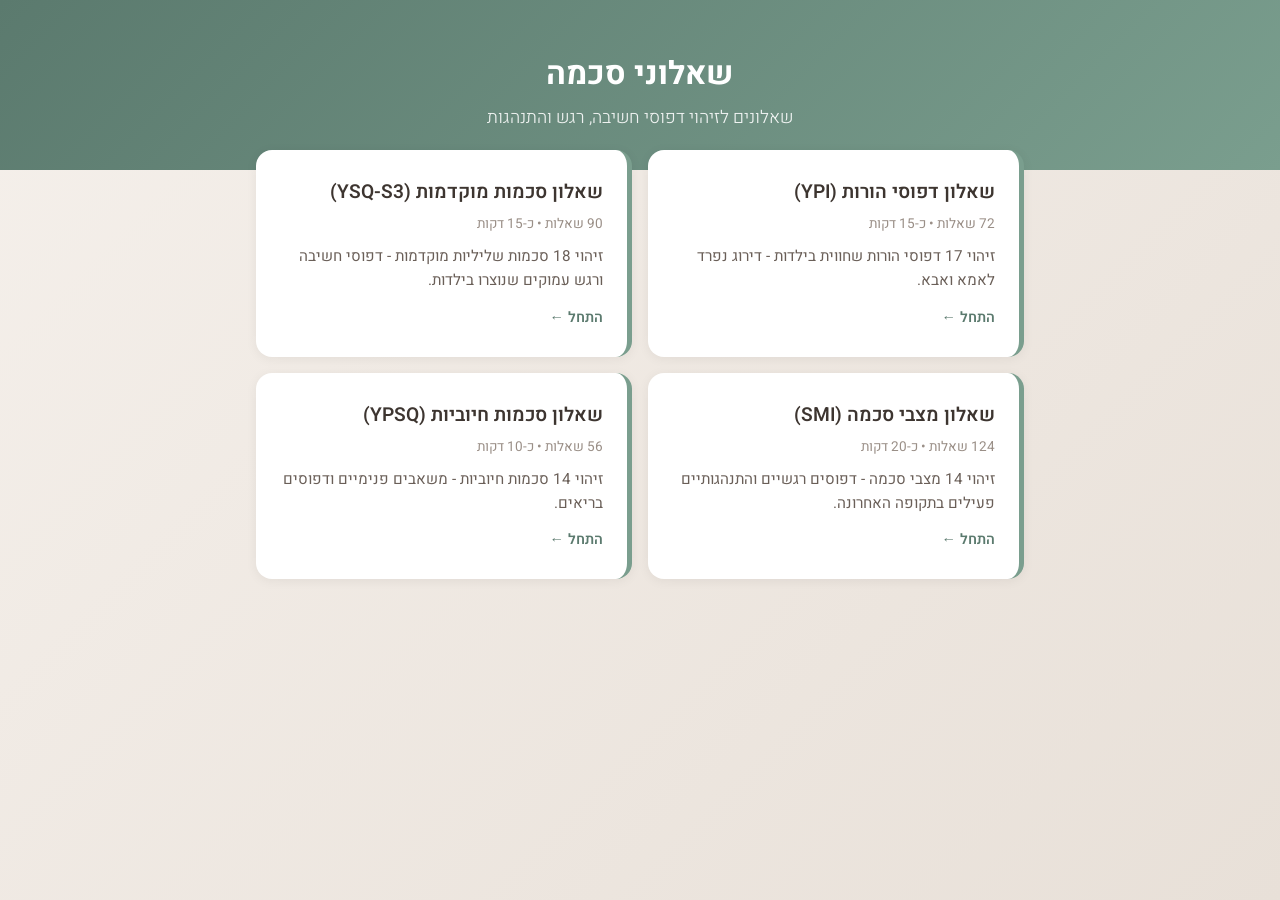
<file: index.html>
<!DOCTYPE html>
<html lang="he" dir="rtl">
<head>
    <meta charset="UTF-8">
    <meta name="viewport" content="width=device-width, initial-scale=1.0">
    <title>שאלוני סכמה</title>
    <link rel="stylesheet" href="style.css">
</head>
<body>
    <div class="landing-header">
        <h1>שאלוני סכמה</h1>
        <p>שאלונים לזיהוי דפוסי חשיבה, רגש והתנהגות</p>
    </div>

    <div class="cards-container">
        <a href="ypi.html" class="card">
            <h2>שאלון דפוסי הורות (YPI)</h2>
            <div class="card-meta">72 שאלות &bull; כ-15 דקות</div>
            <p>זיהוי 17 דפוסי הורות שחווית בילדות - דירוג נפרד לאמא ואבא.</p>
            <span class="card-arrow">התחל &larr;</span>
        </a>

        <a href="ysq.html" class="card">
            <h2>שאלון סכמות מוקדמות (YSQ-S3)</h2>
            <div class="card-meta">90 שאלות &bull; כ-15 דקות</div>
            <p>זיהוי 18 סכמות שליליות מוקדמות - דפוסי חשיבה ורגש עמוקים שנוצרו בילדות.</p>
            <span class="card-arrow">התחל &larr;</span>
        </a>

        <a href="smi.html" class="card">
            <h2>שאלון מצבי סכמה (SMI)</h2>
            <div class="card-meta">124 שאלות &bull; כ-20 דקות</div>
            <p>זיהוי 14 מצבי סכמה - דפוסים רגשיים והתנהגותיים פעילים בתקופה האחרונה.</p>
            <span class="card-arrow">התחל &larr;</span>
        </a>

        <a href="ypsq.html" class="card">
            <h2>שאלון סכמות חיוביות (YPSQ)</h2>
            <div class="card-meta">56 שאלות &bull; כ-10 דקות</div>
            <p>זיהוי 14 סכמות חיוביות - משאבים פנימיים ודפוסים בריאים.</p>
            <span class="card-arrow">התחל &larr;</span>
        </a>
    </div>
</body>
</html>
</file>
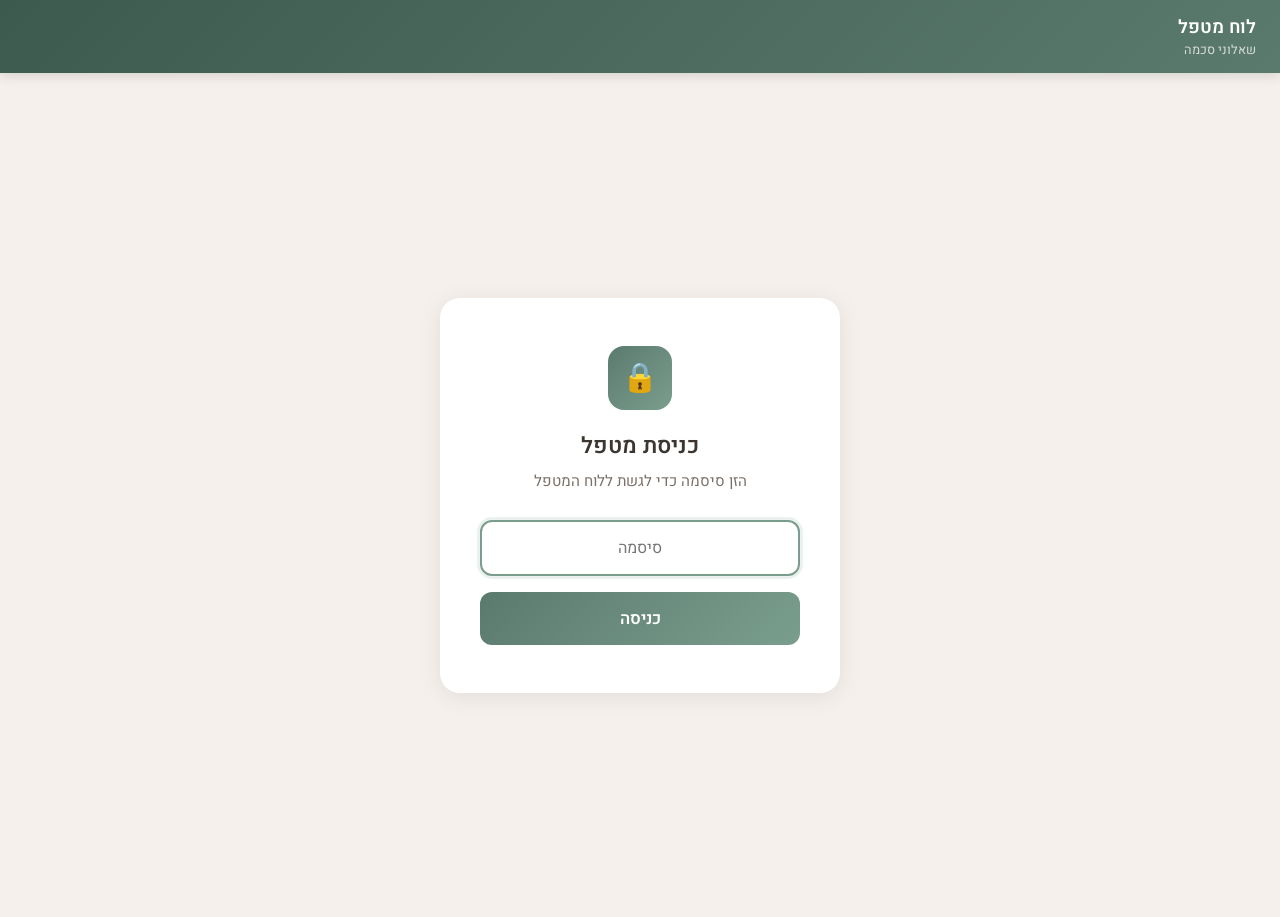
<file: dashboard.html>
<!DOCTYPE html>
<html lang="he" dir="rtl">
<head>
    <meta charset="UTF-8">
    <meta name="viewport" content="width=device-width, initial-scale=1.0">
    <title>לוח מטפל – שאלוני סכמה</title>
    <link rel="stylesheet" href="dashboard.css">
</head>
<body>
    <div id="dashboard-app"></div>
    <script src="data/clinical-map.js"></script>
    <!-- Load all questionnaire data for detail views -->
    <script>window._QDATA = {};</script>
    <script src="data/ysq.js"></script>
    <script>window._QDATA.ysq = window.QUESTIONNAIRE_DATA;</script>
    <script src="data/ypi.js"></script>
    <script>window._QDATA.ypi = window.QUESTIONNAIRE_DATA;</script>
    <script src="data/smi.js"></script>
    <script>window._QDATA.smi = window.QUESTIONNAIRE_DATA;</script>
    <script src="data/ypsq.js"></script>
    <script>window._QDATA.ypsq = window.QUESTIONNAIRE_DATA; window.QUESTIONNAIRE_DATA = null;</script>
    <script src="dashboard.js"></script>
</body>
</html>
</file>
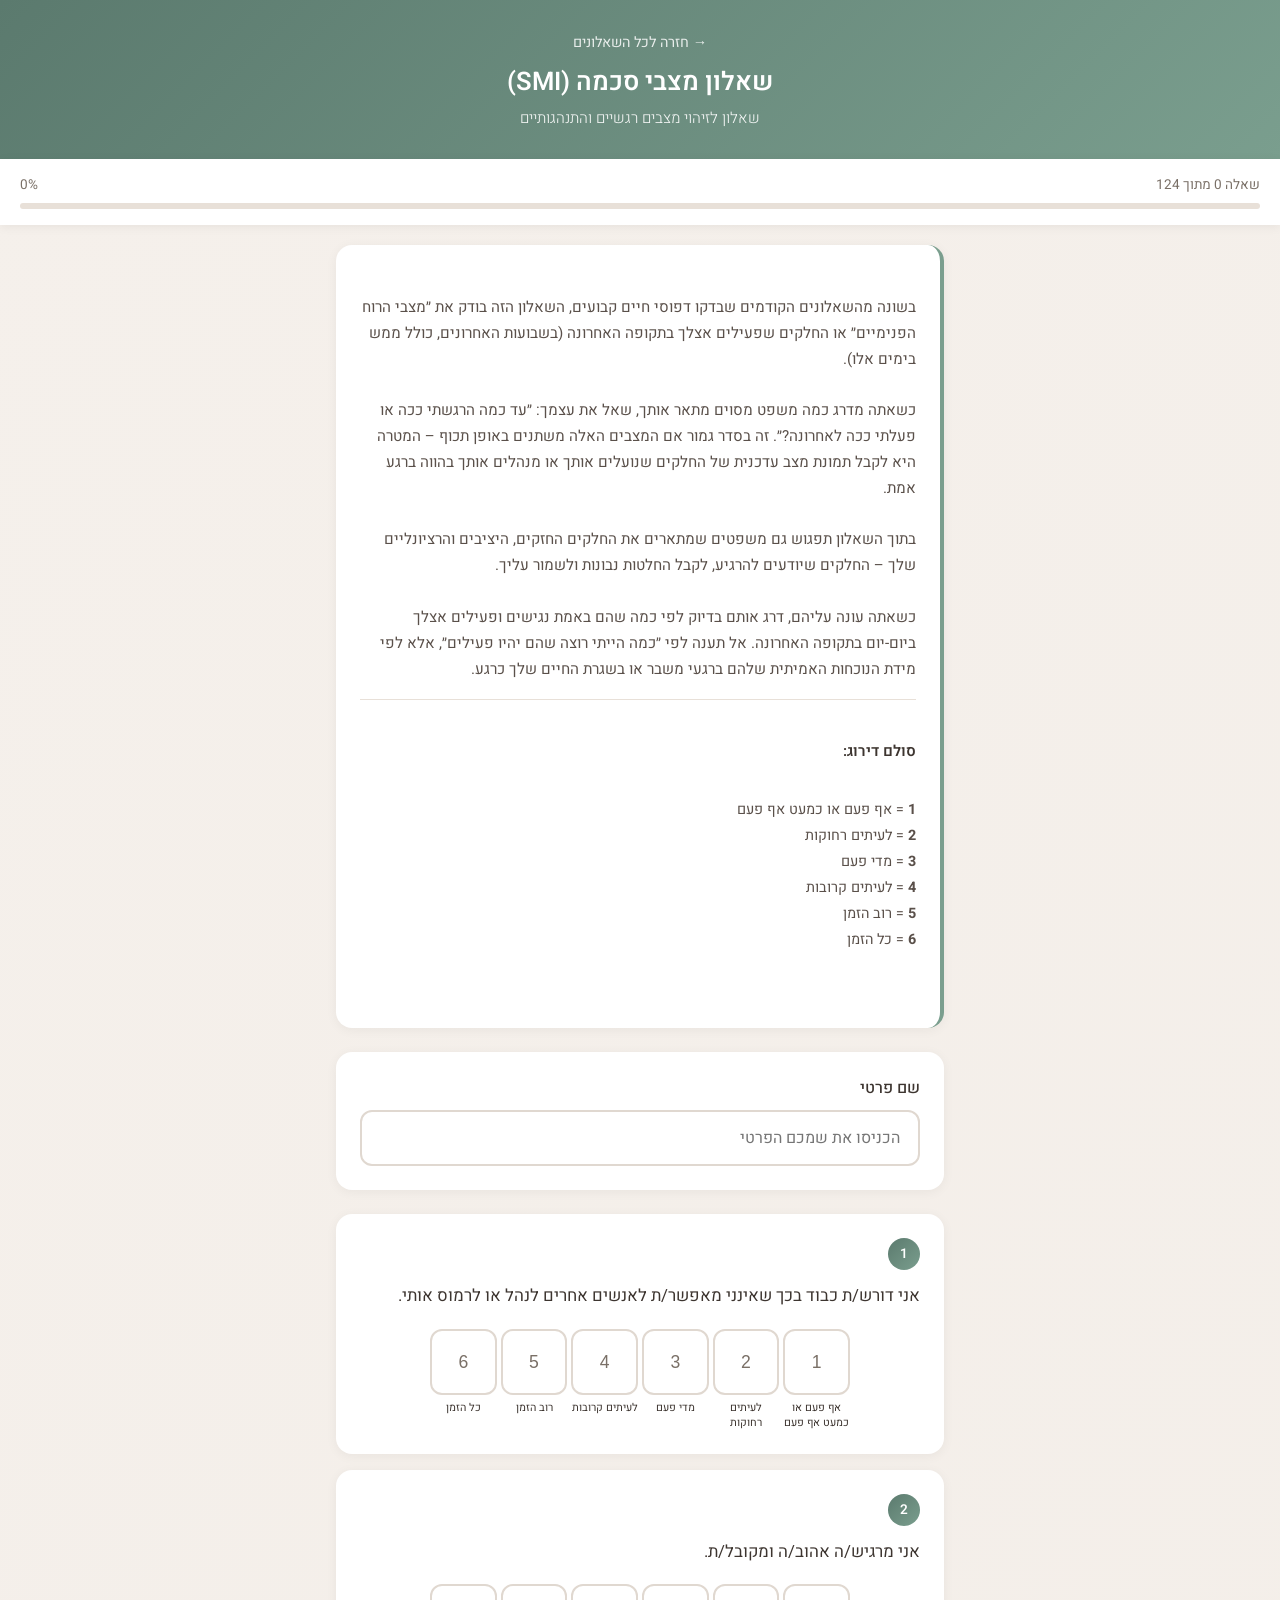
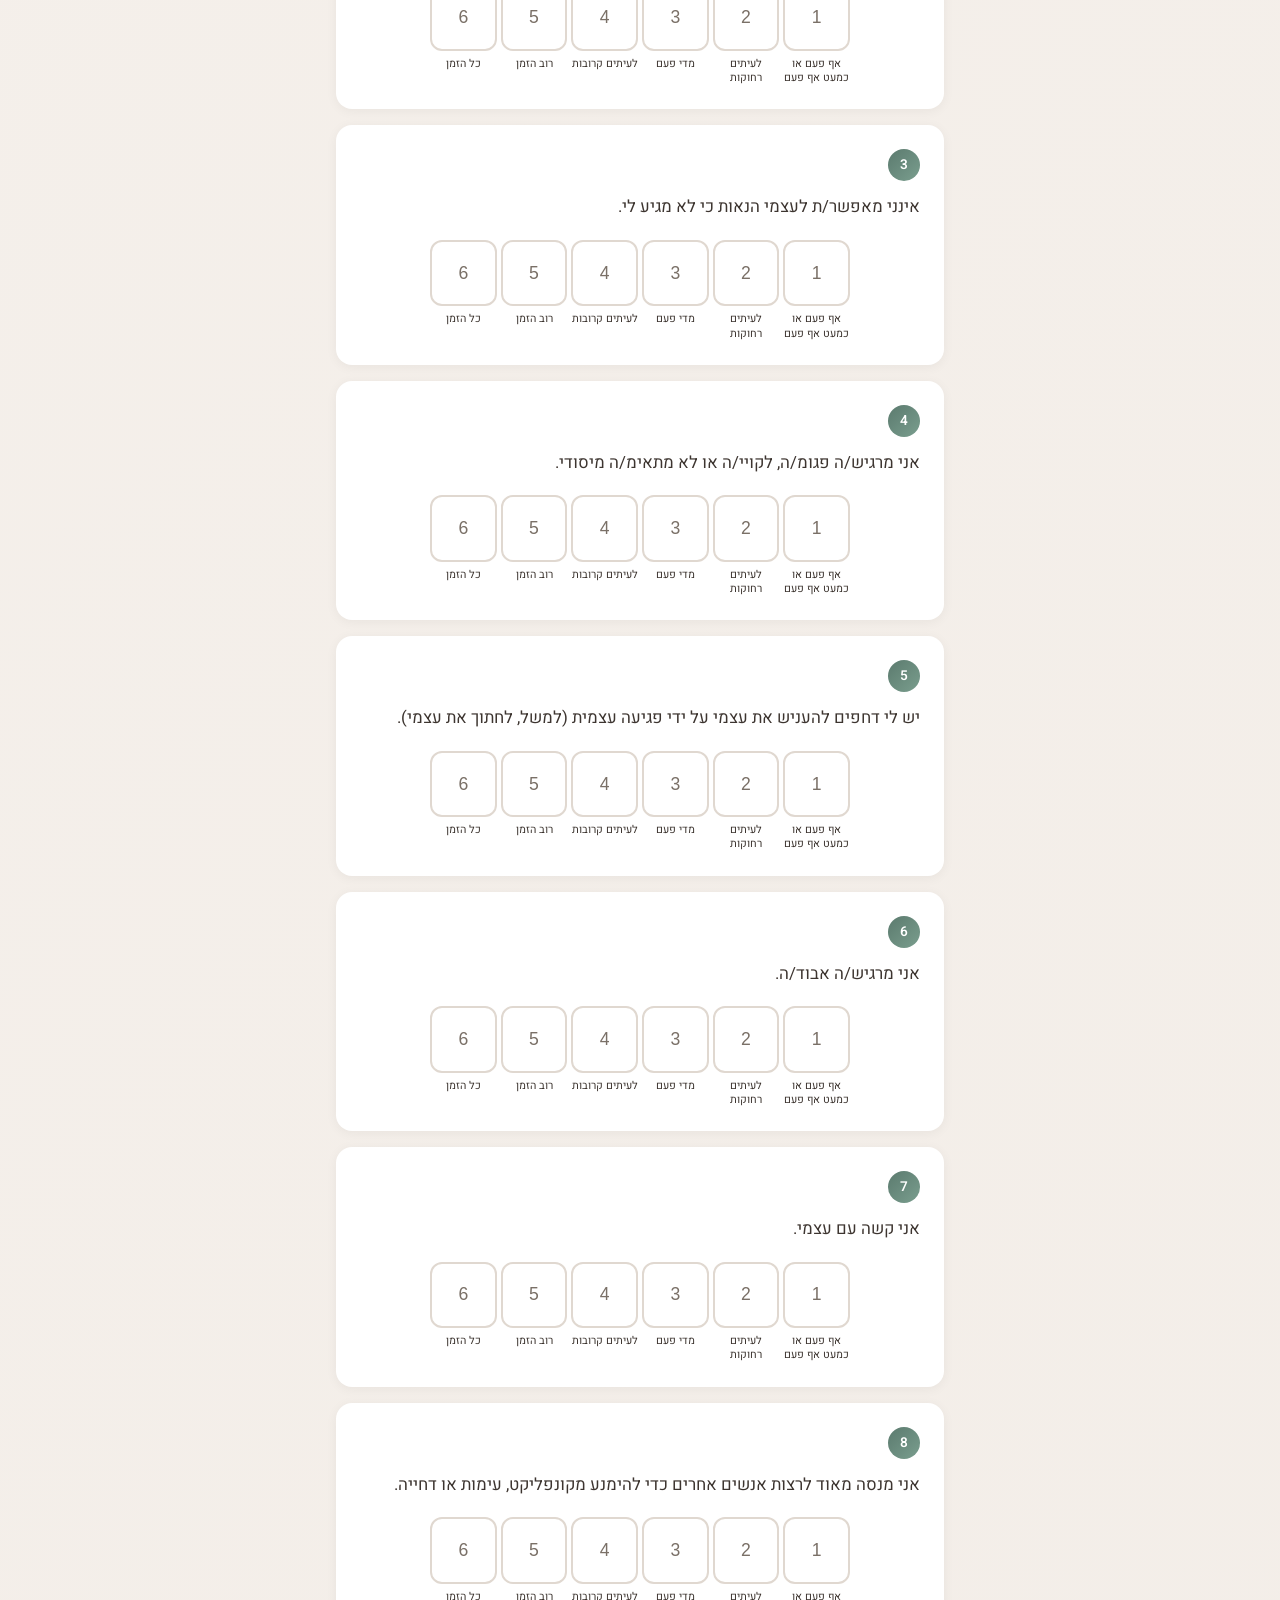
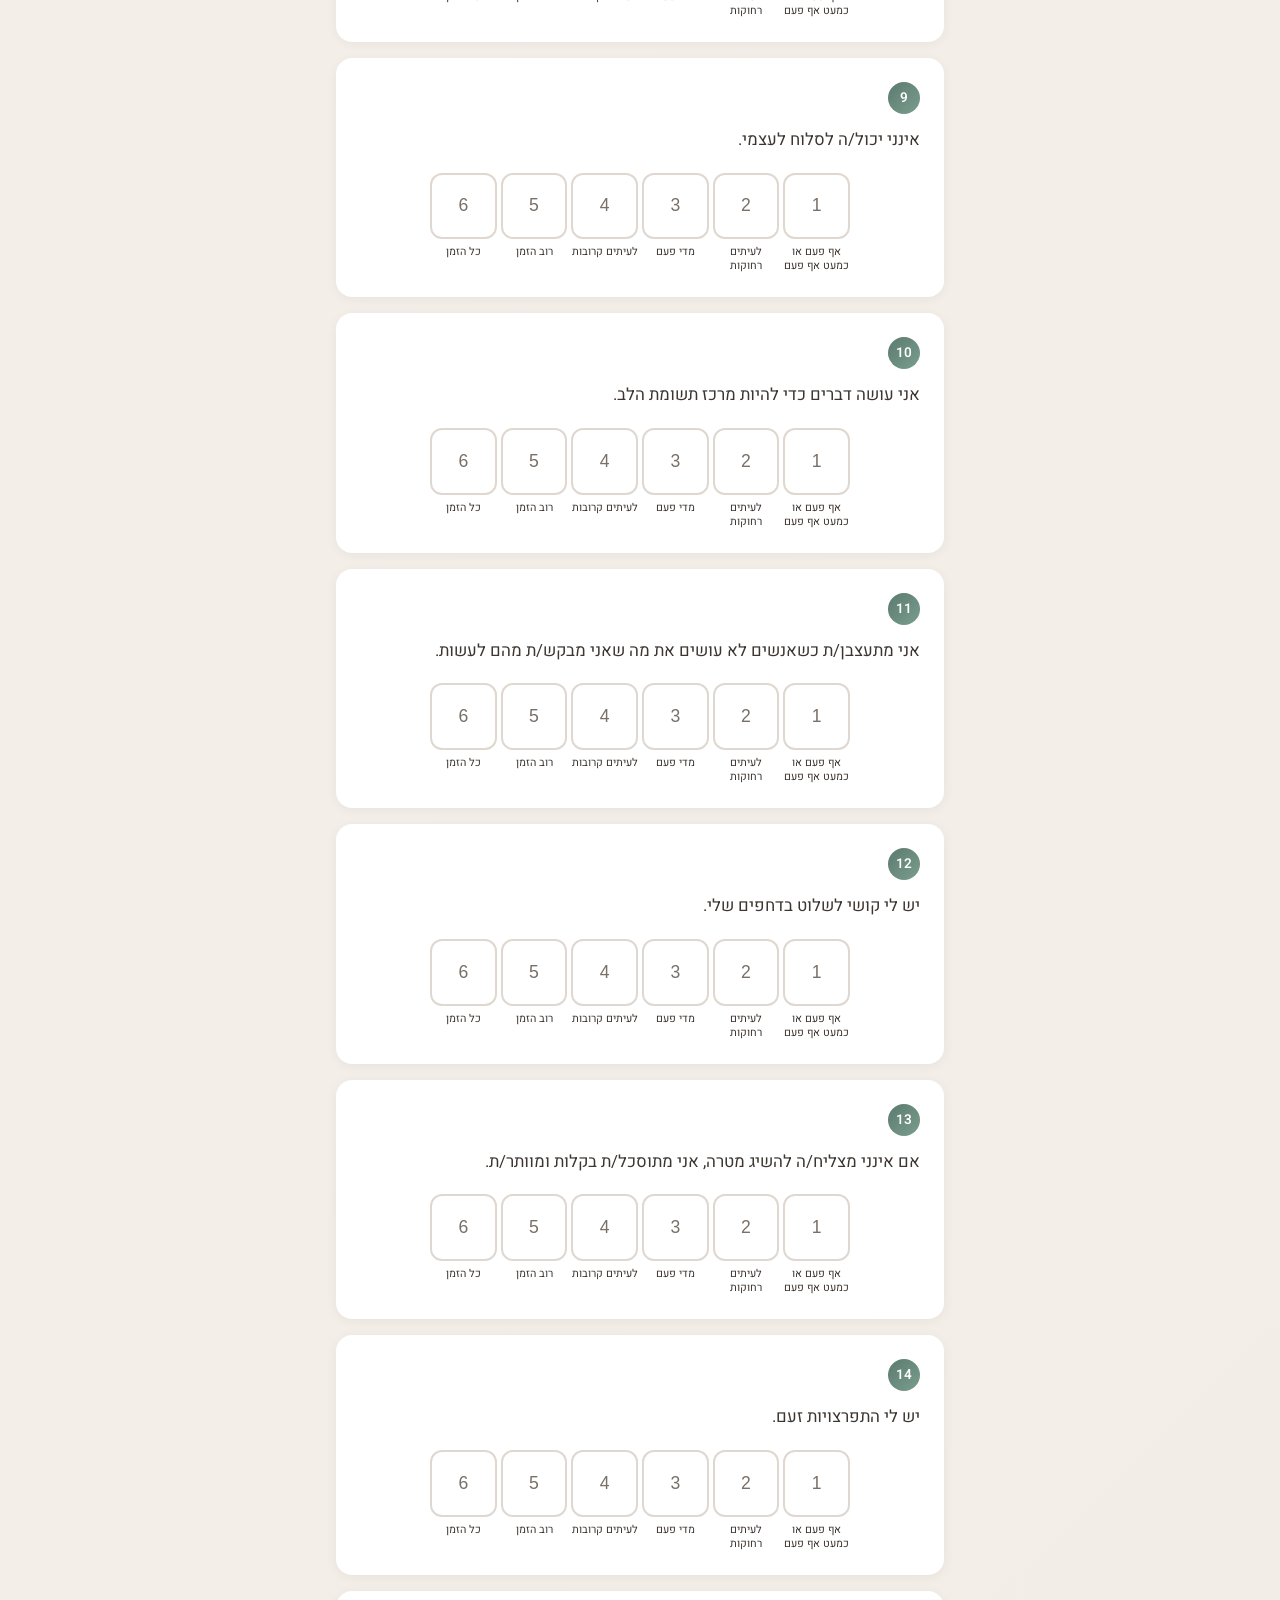
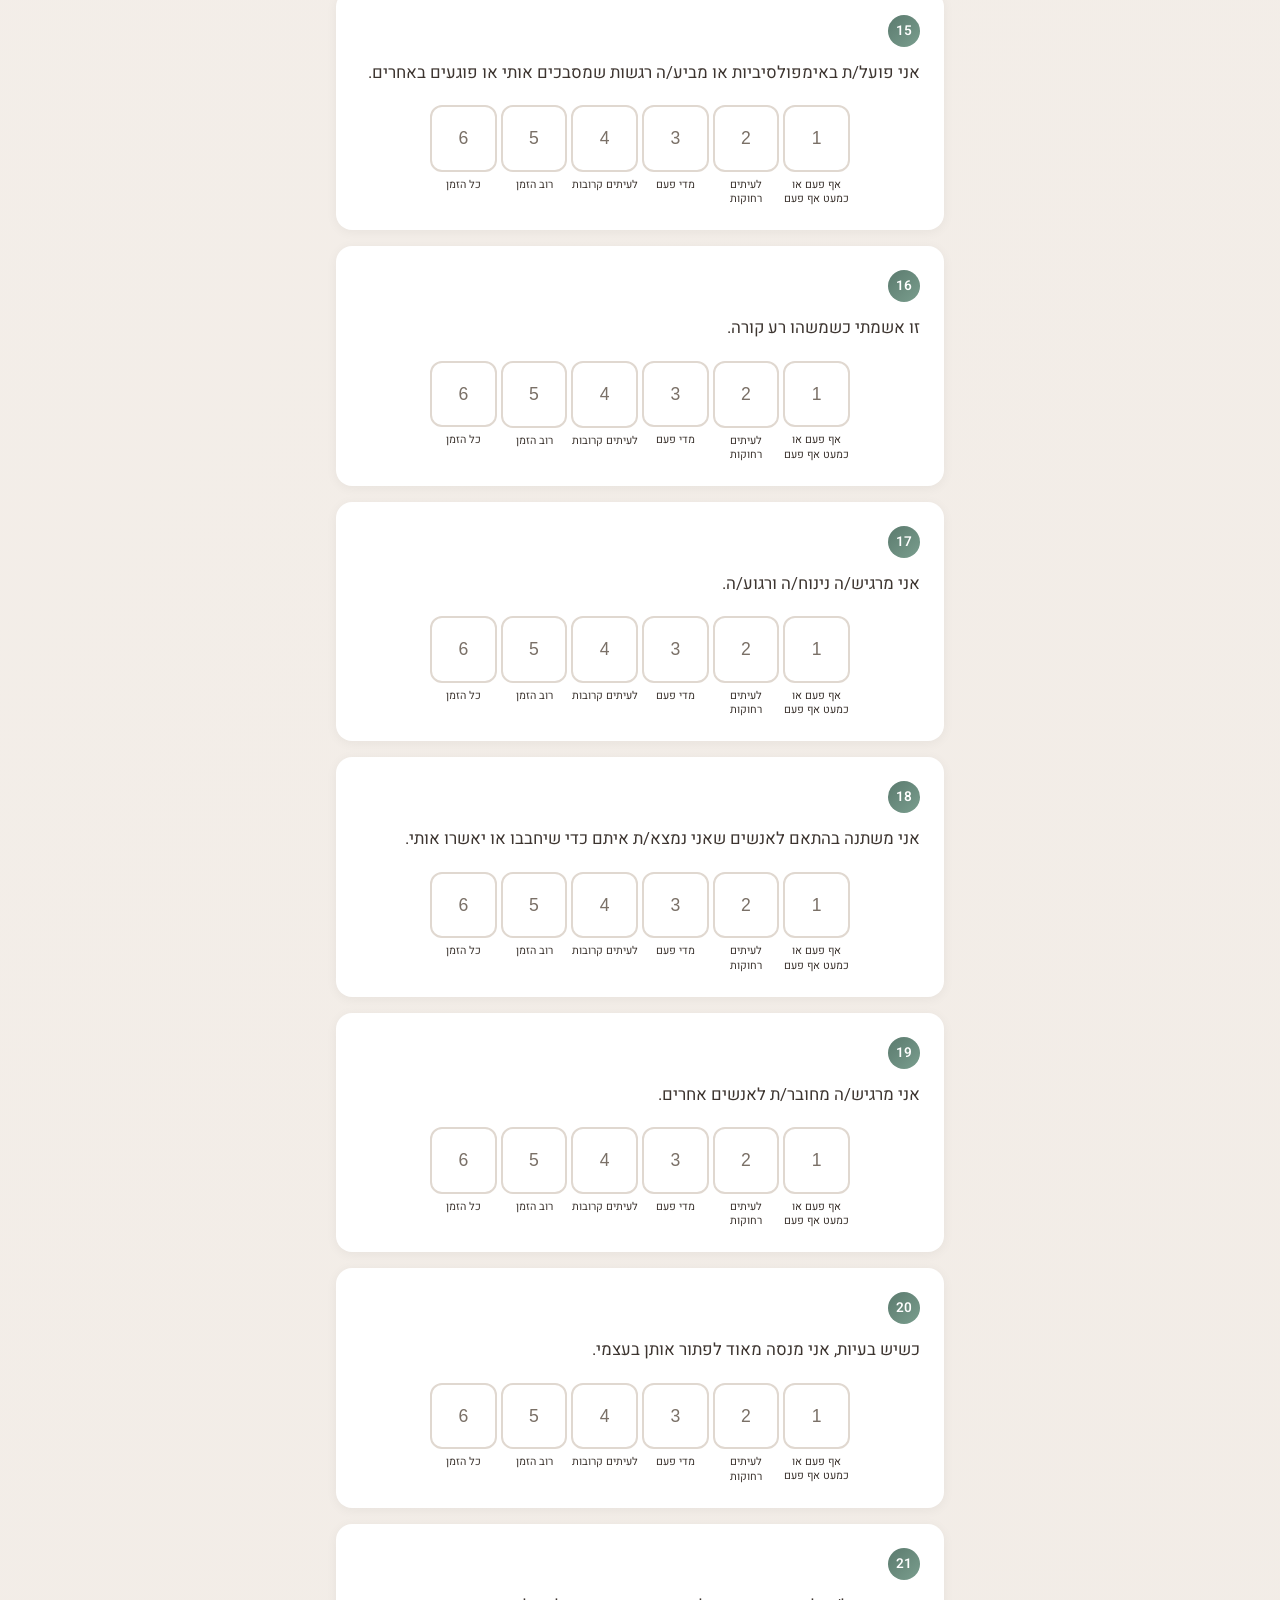
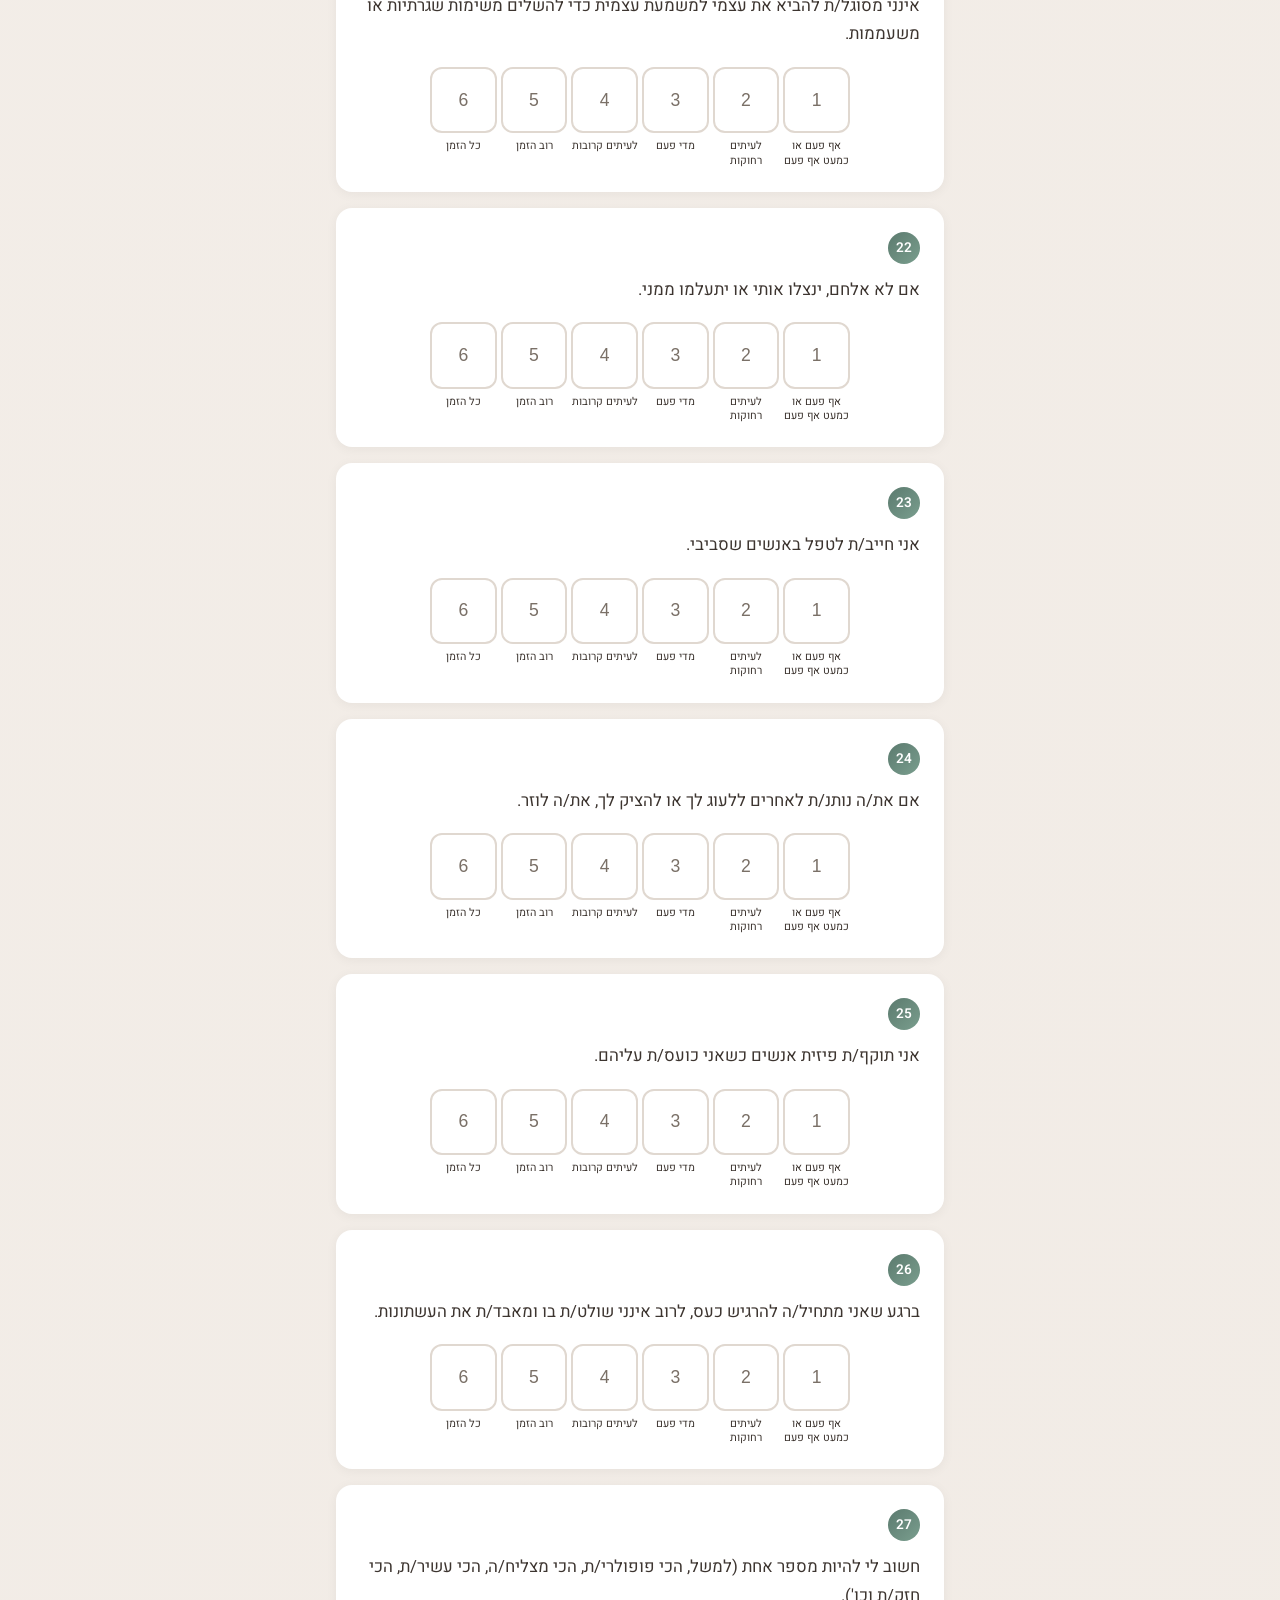
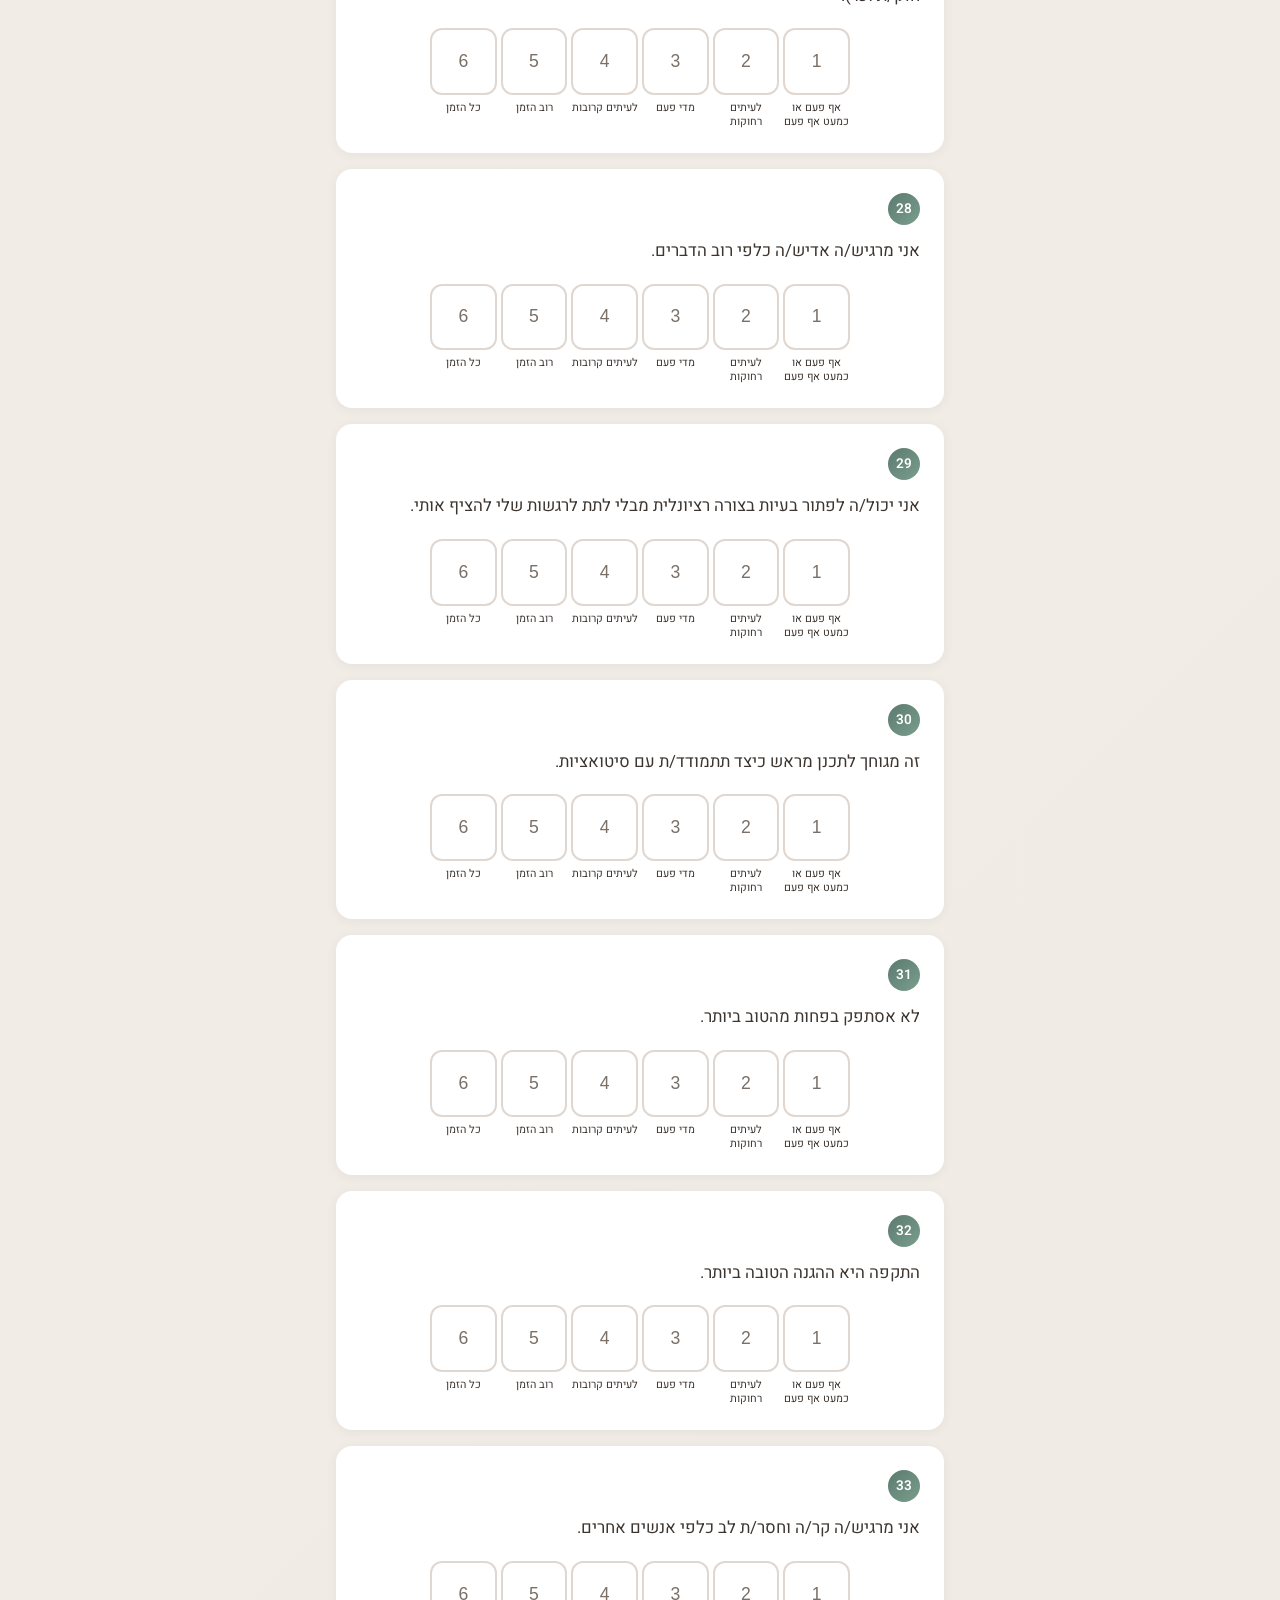
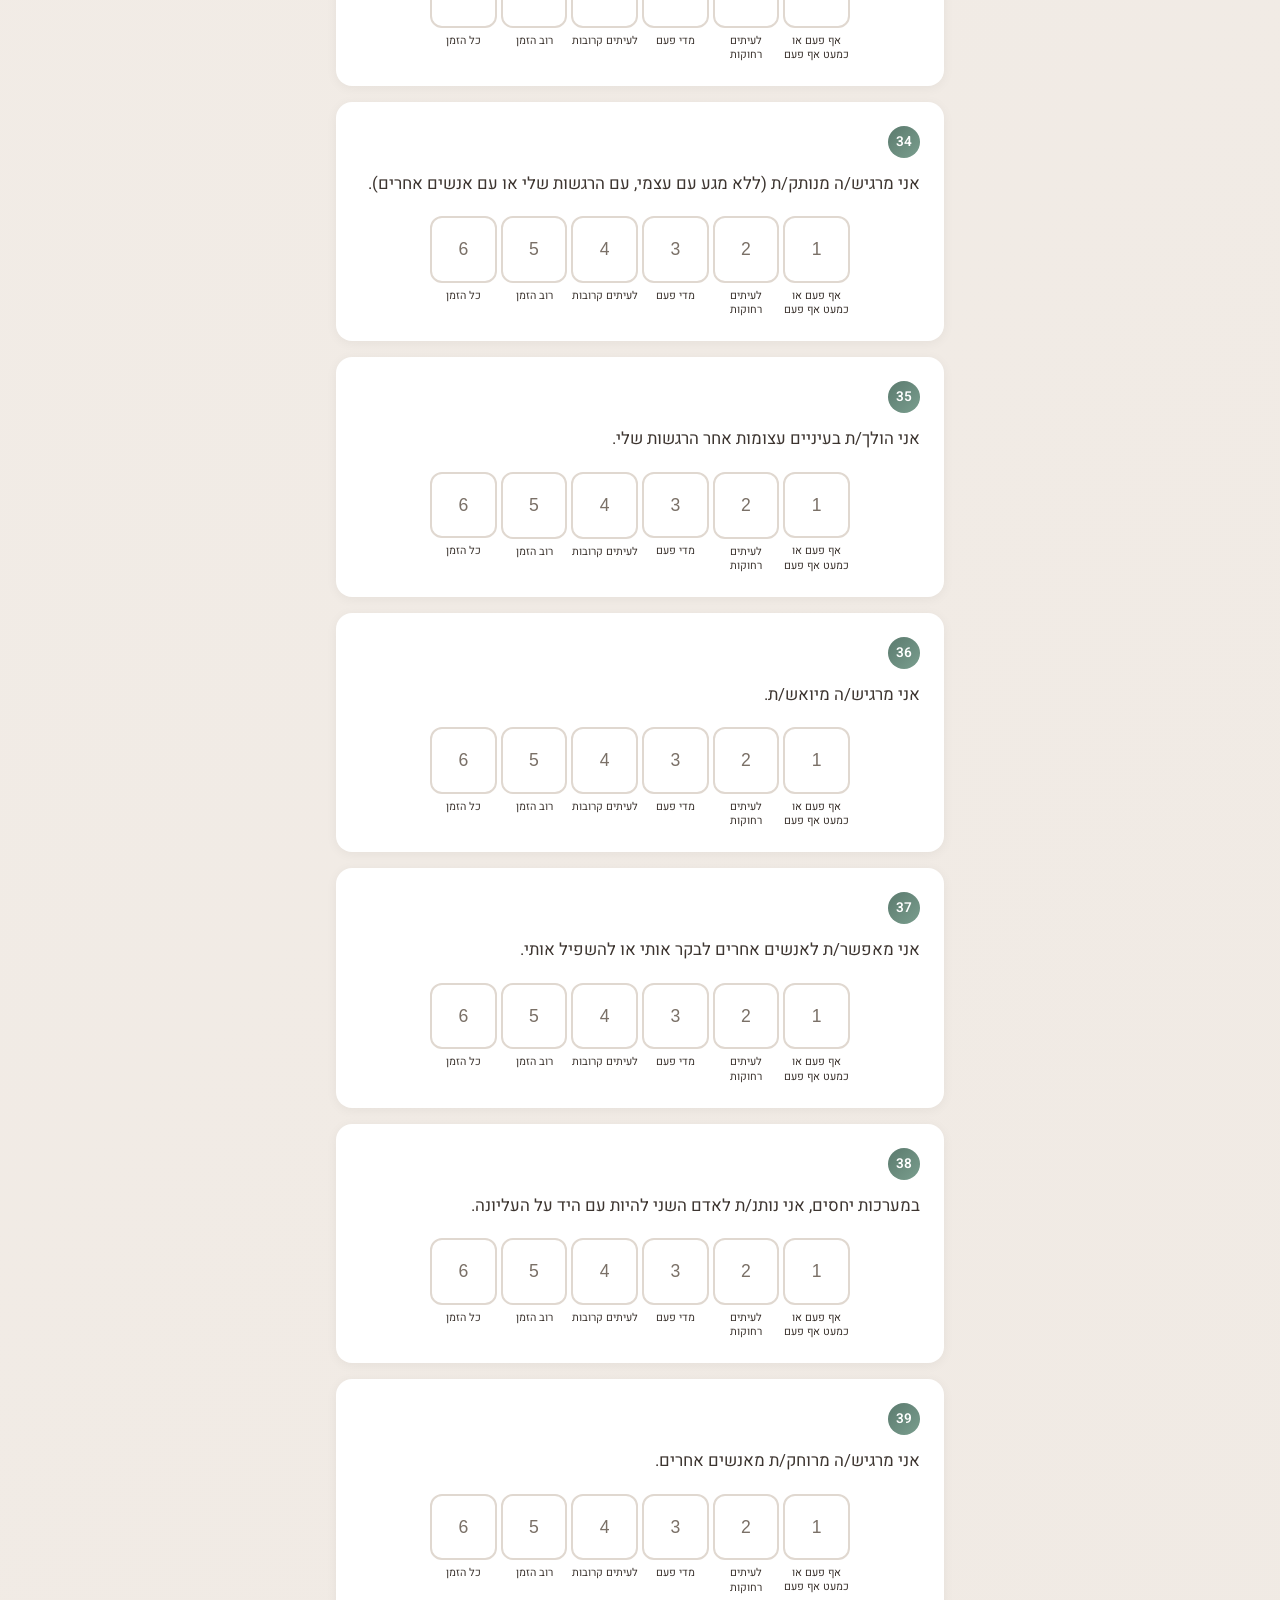
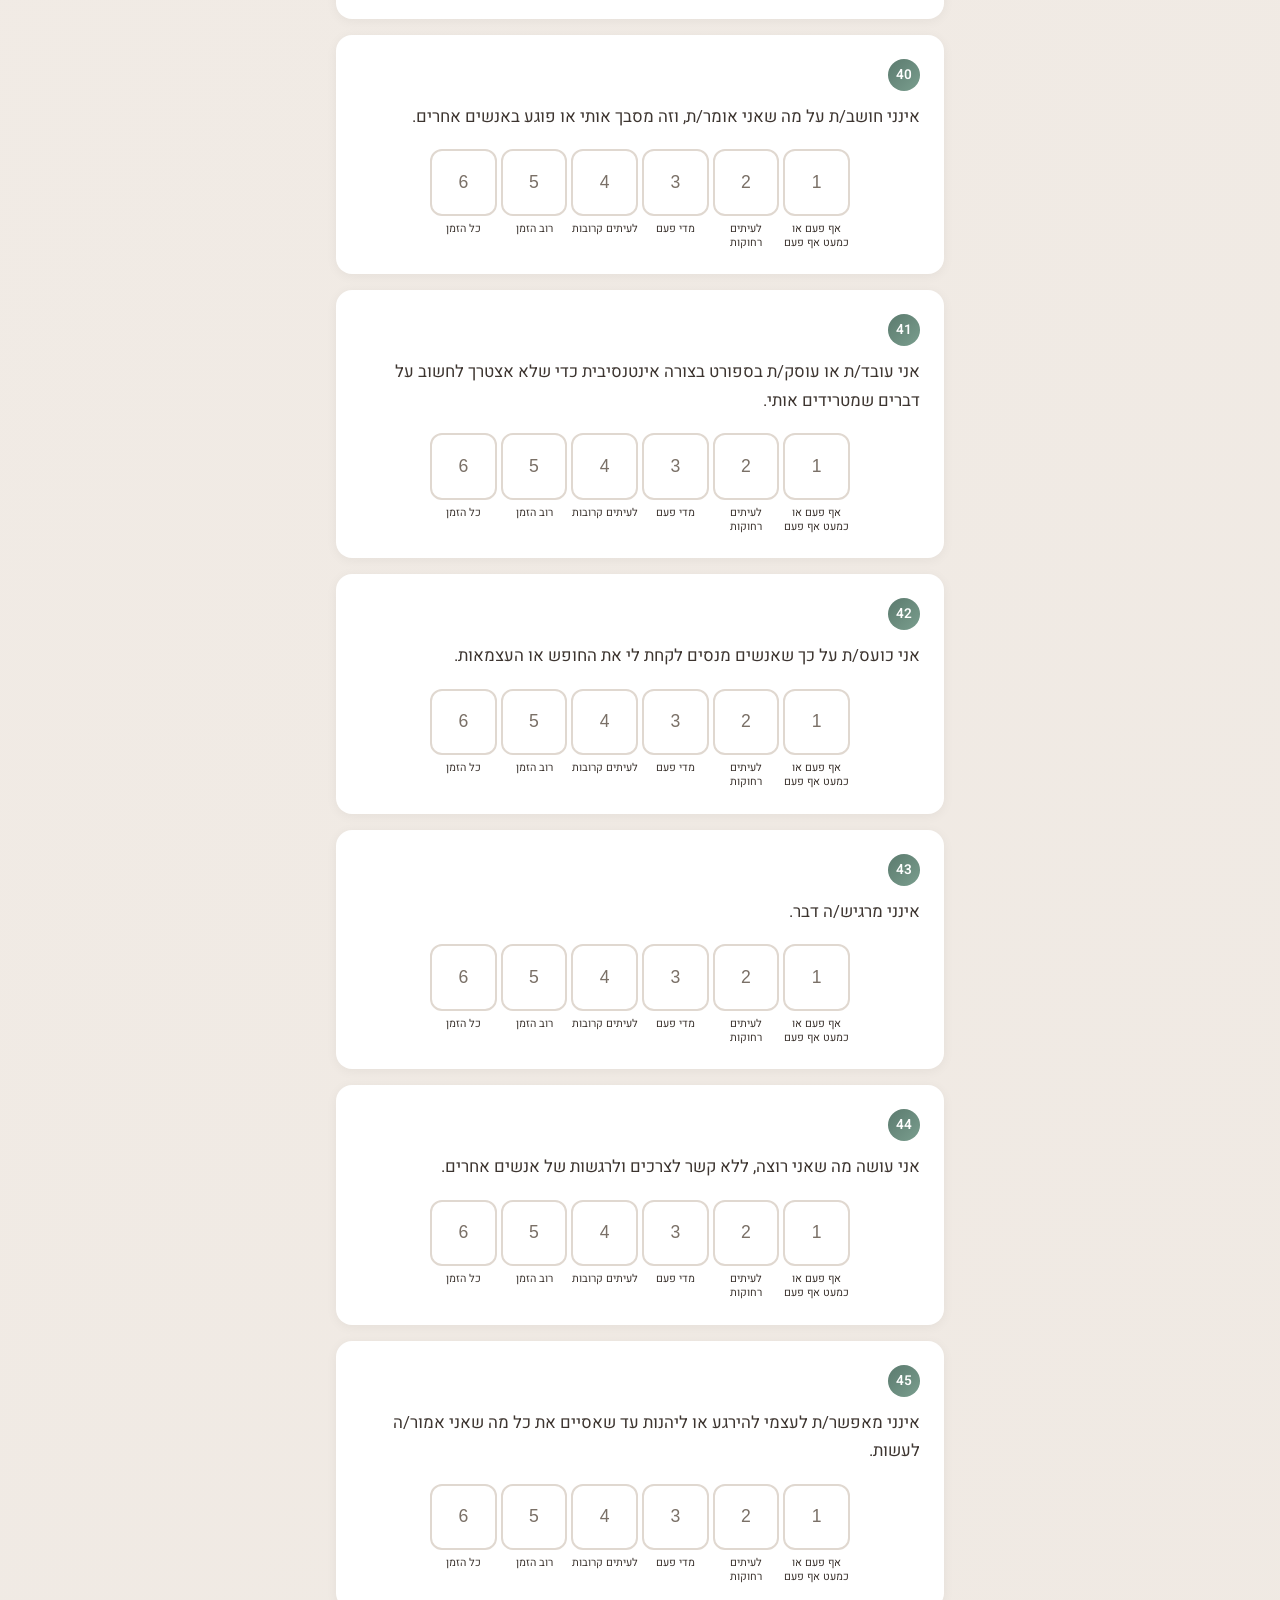
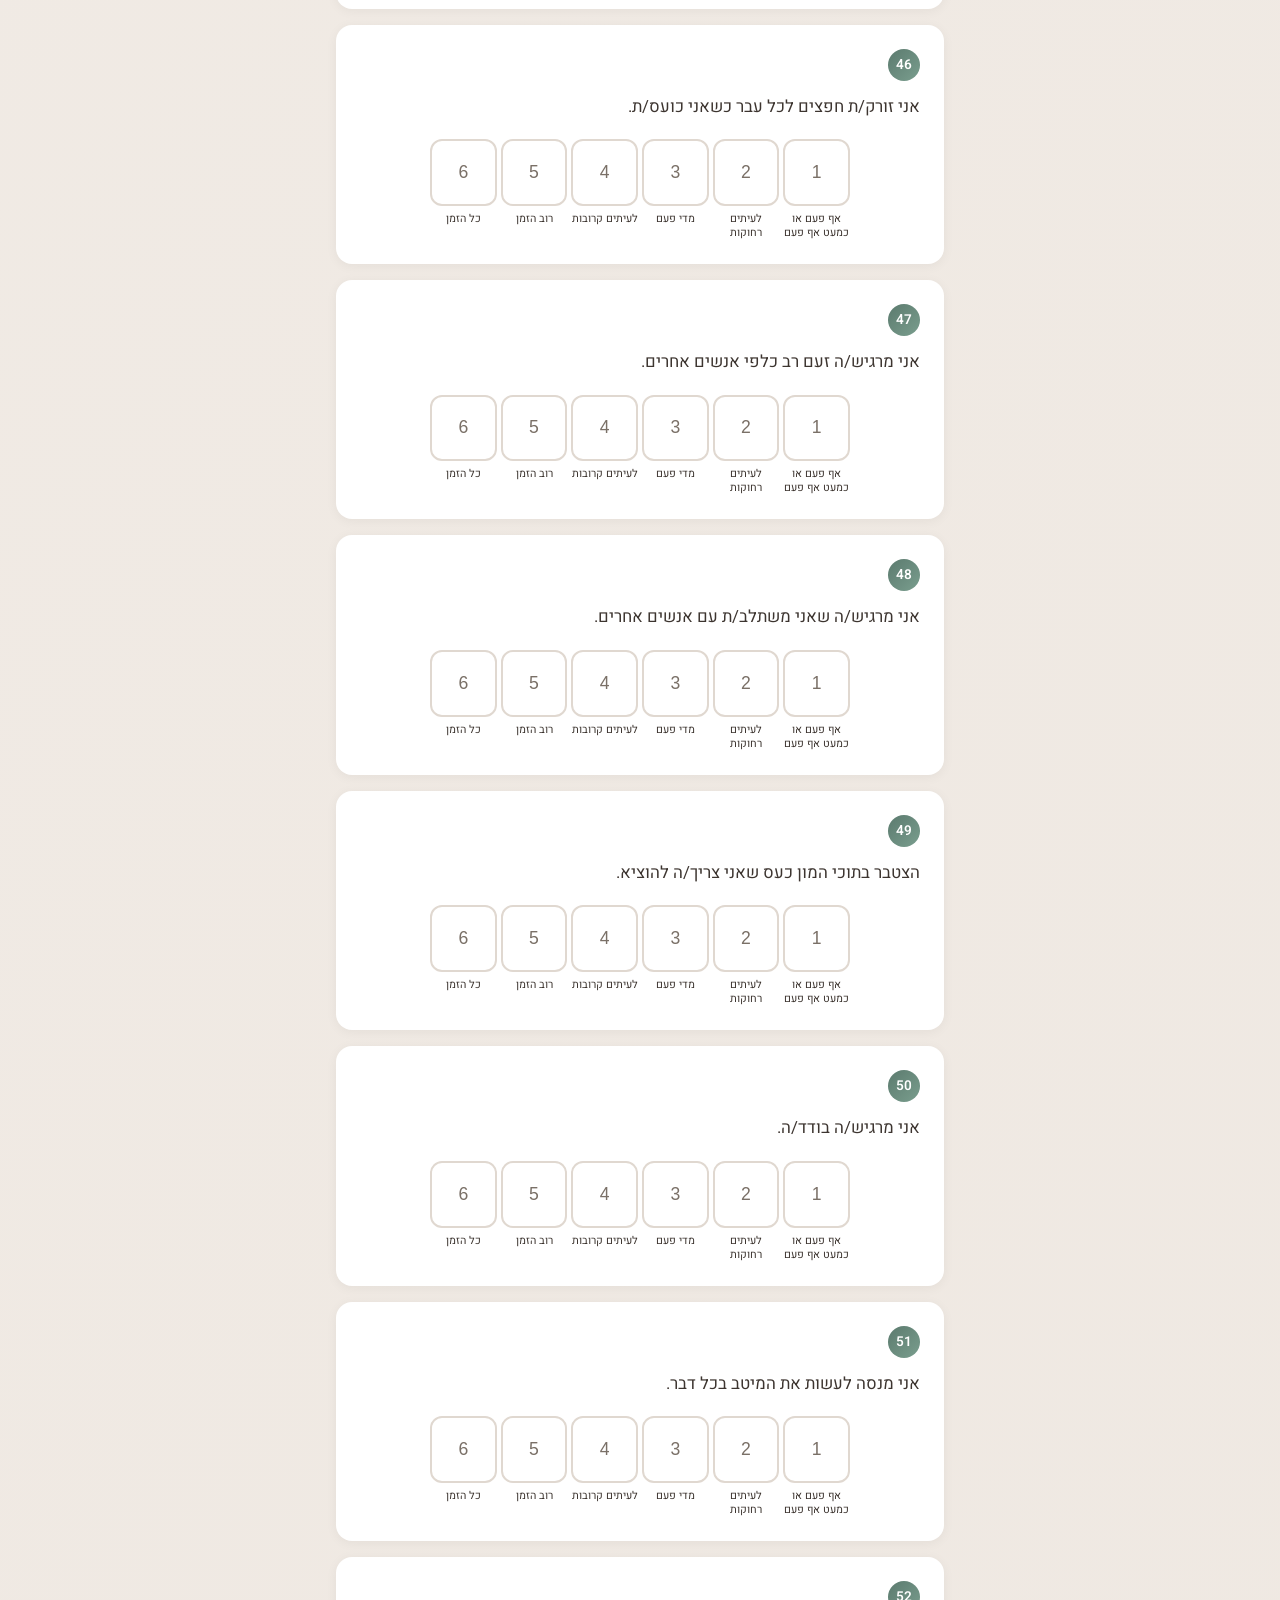
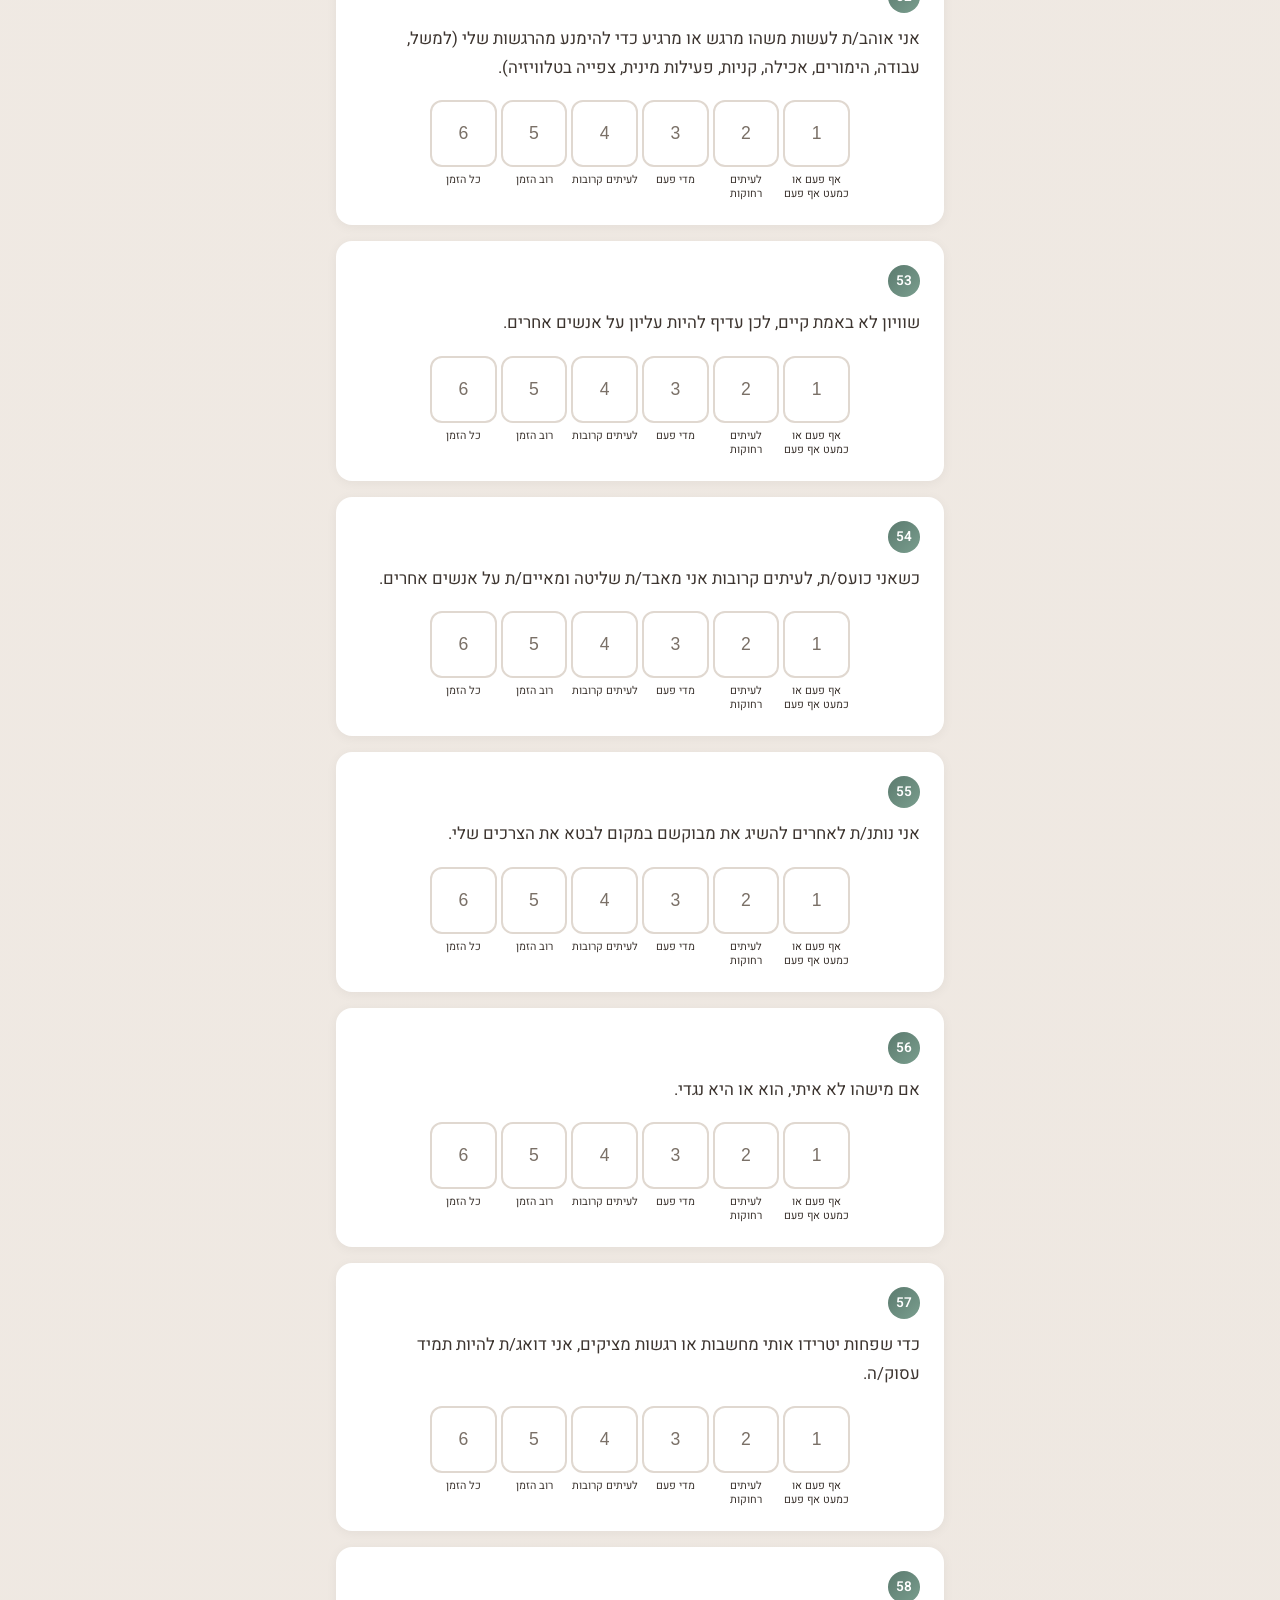
<file: smi.html>
<!DOCTYPE html>
<html lang="he" dir="rtl">
<head>
    <meta charset="UTF-8">
    <meta name="viewport" content="width=device-width, initial-scale=1.0">
    <title>שאלון מצבי סכמה (SMI)</title>
    <link rel="stylesheet" href="style.css">
</head>
<body>
    <div id="app"><div class="loading">טוען שאלון...</div></div>
    <script src="data/smi.js"></script>
    <script src="app.js"></script>
</body>
</html>
</file>
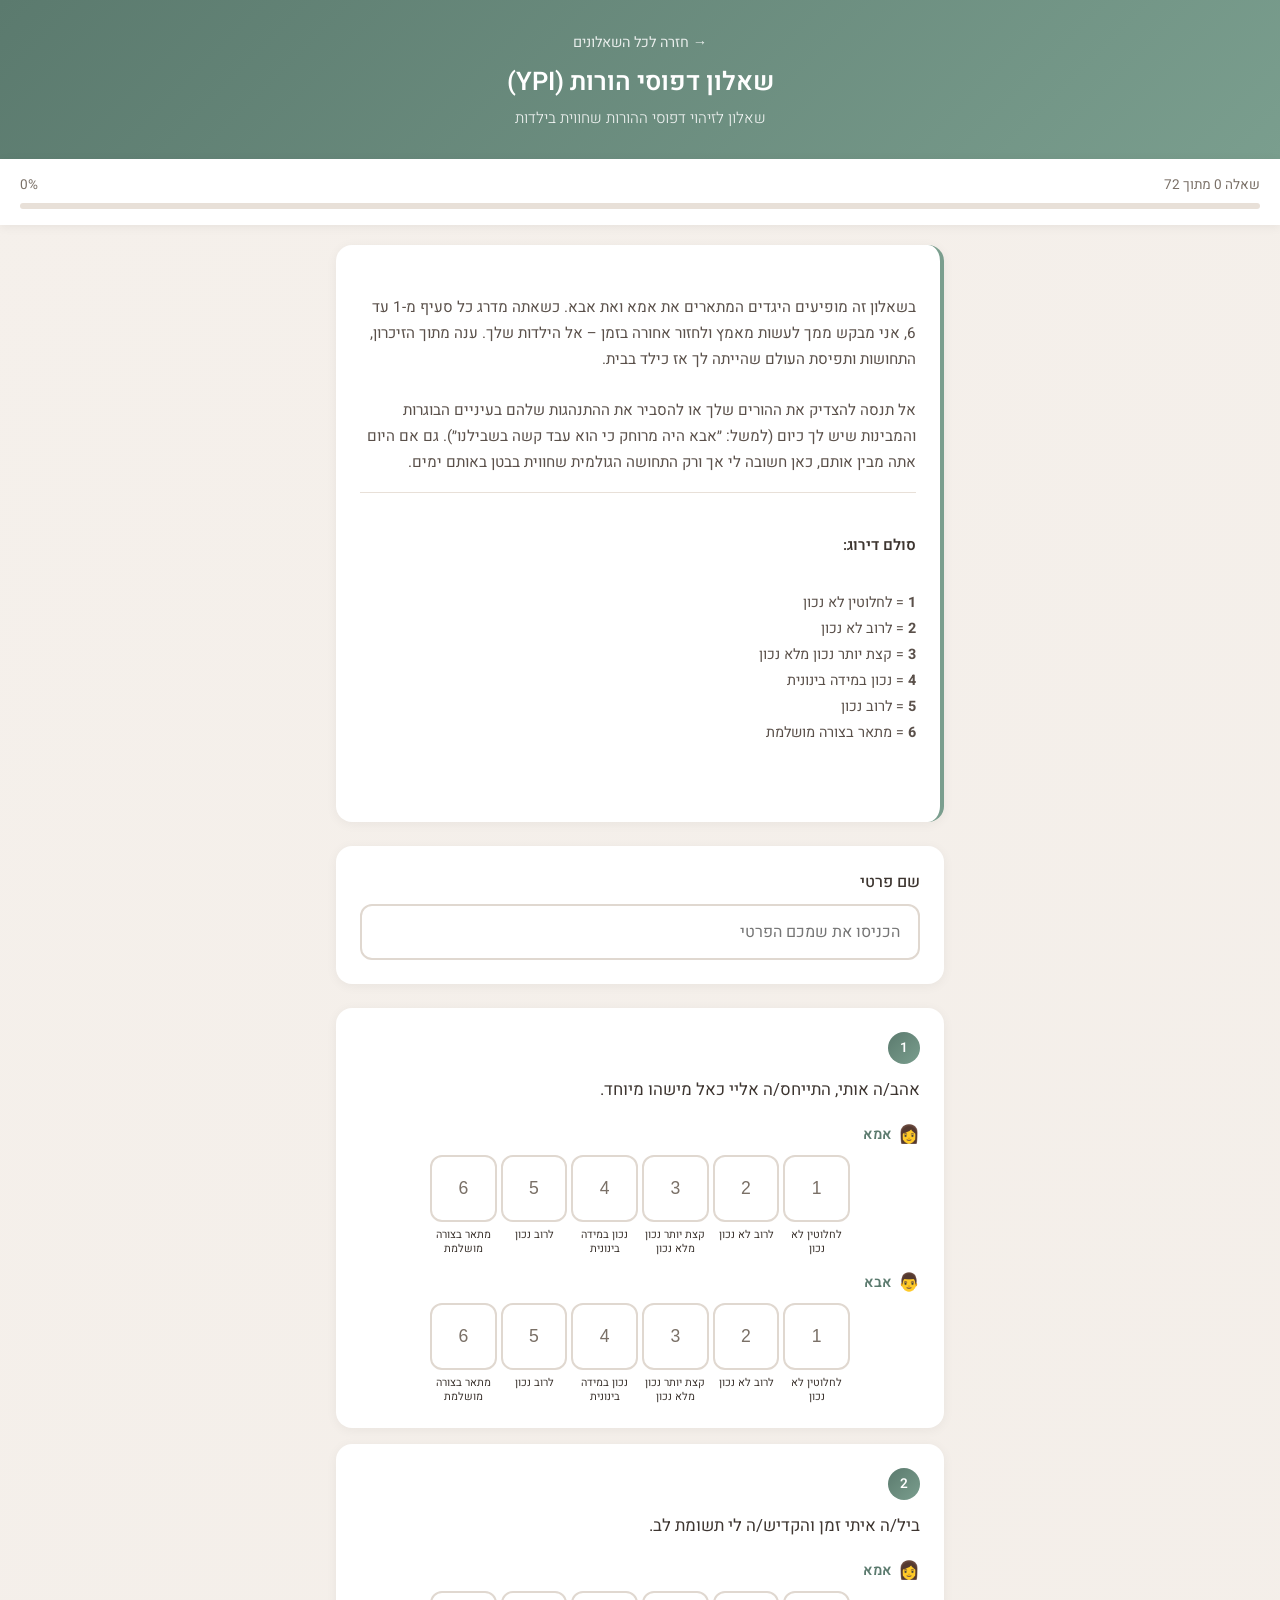
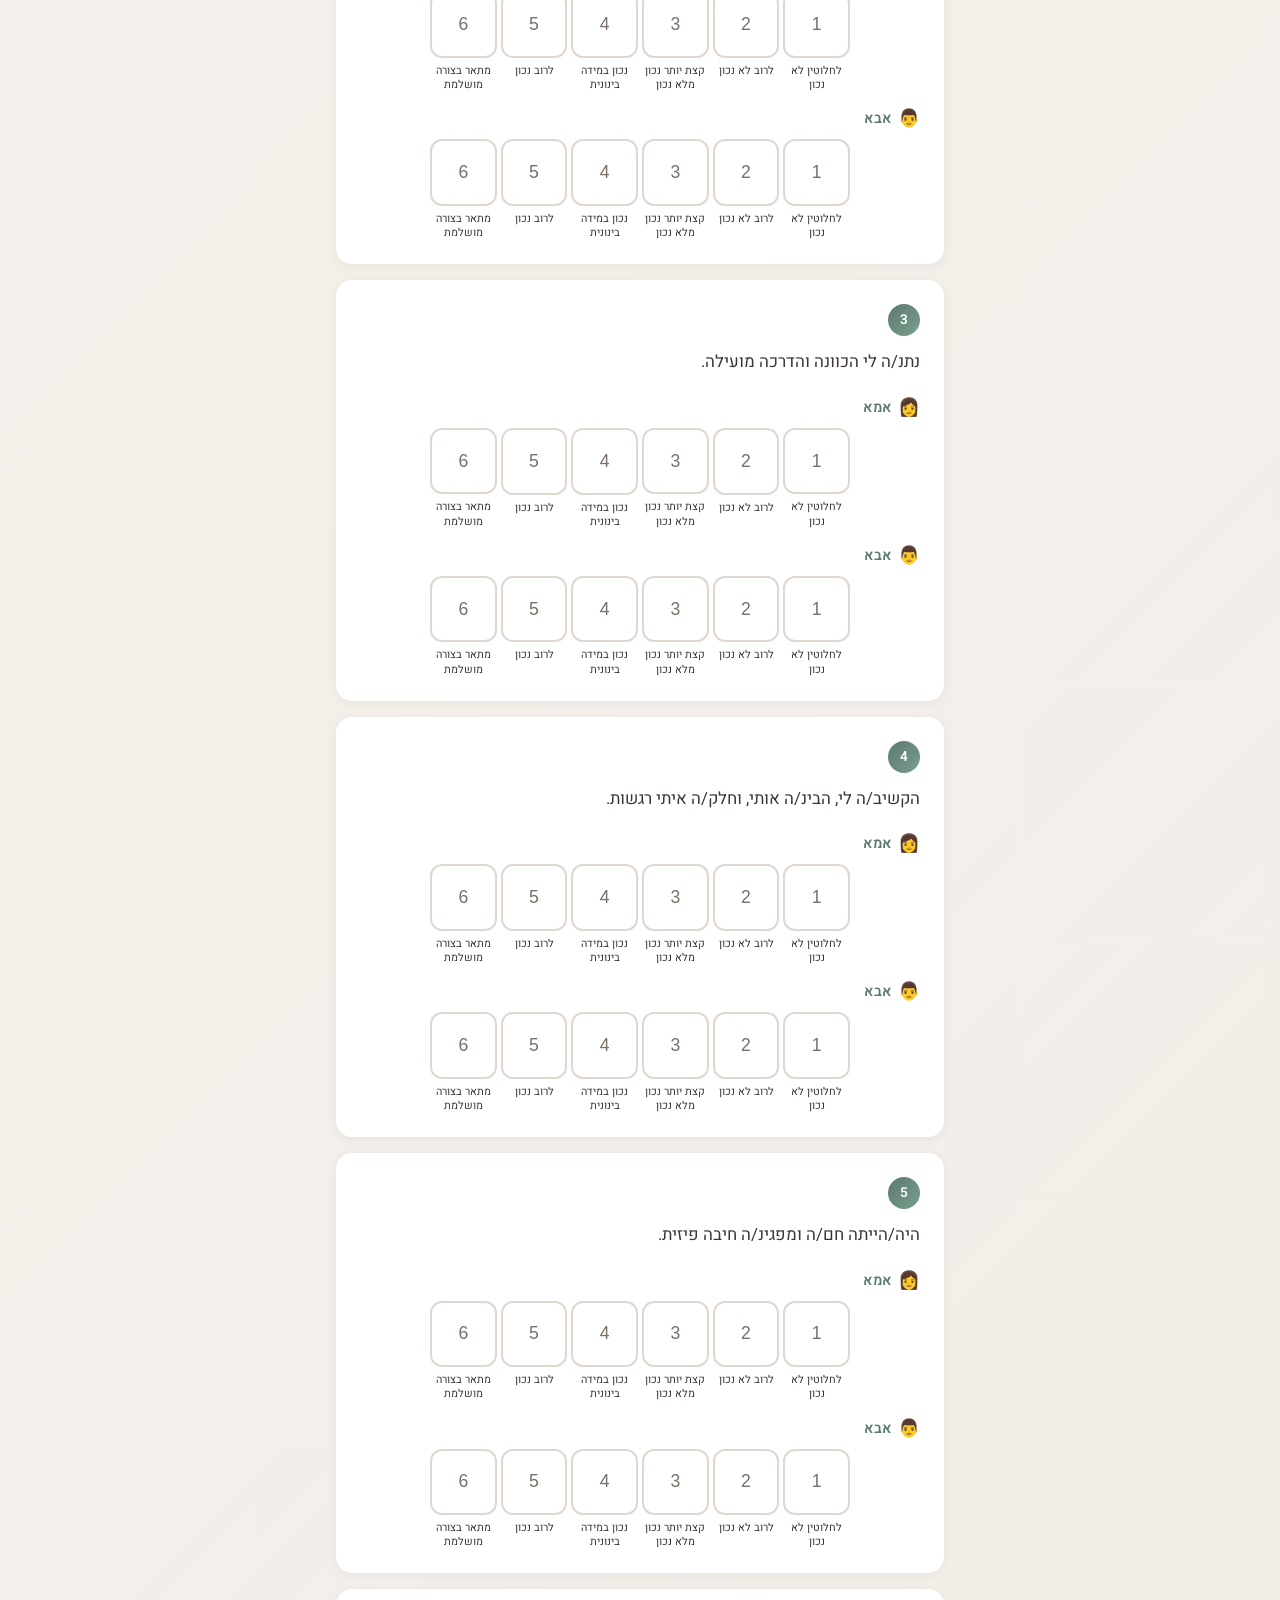
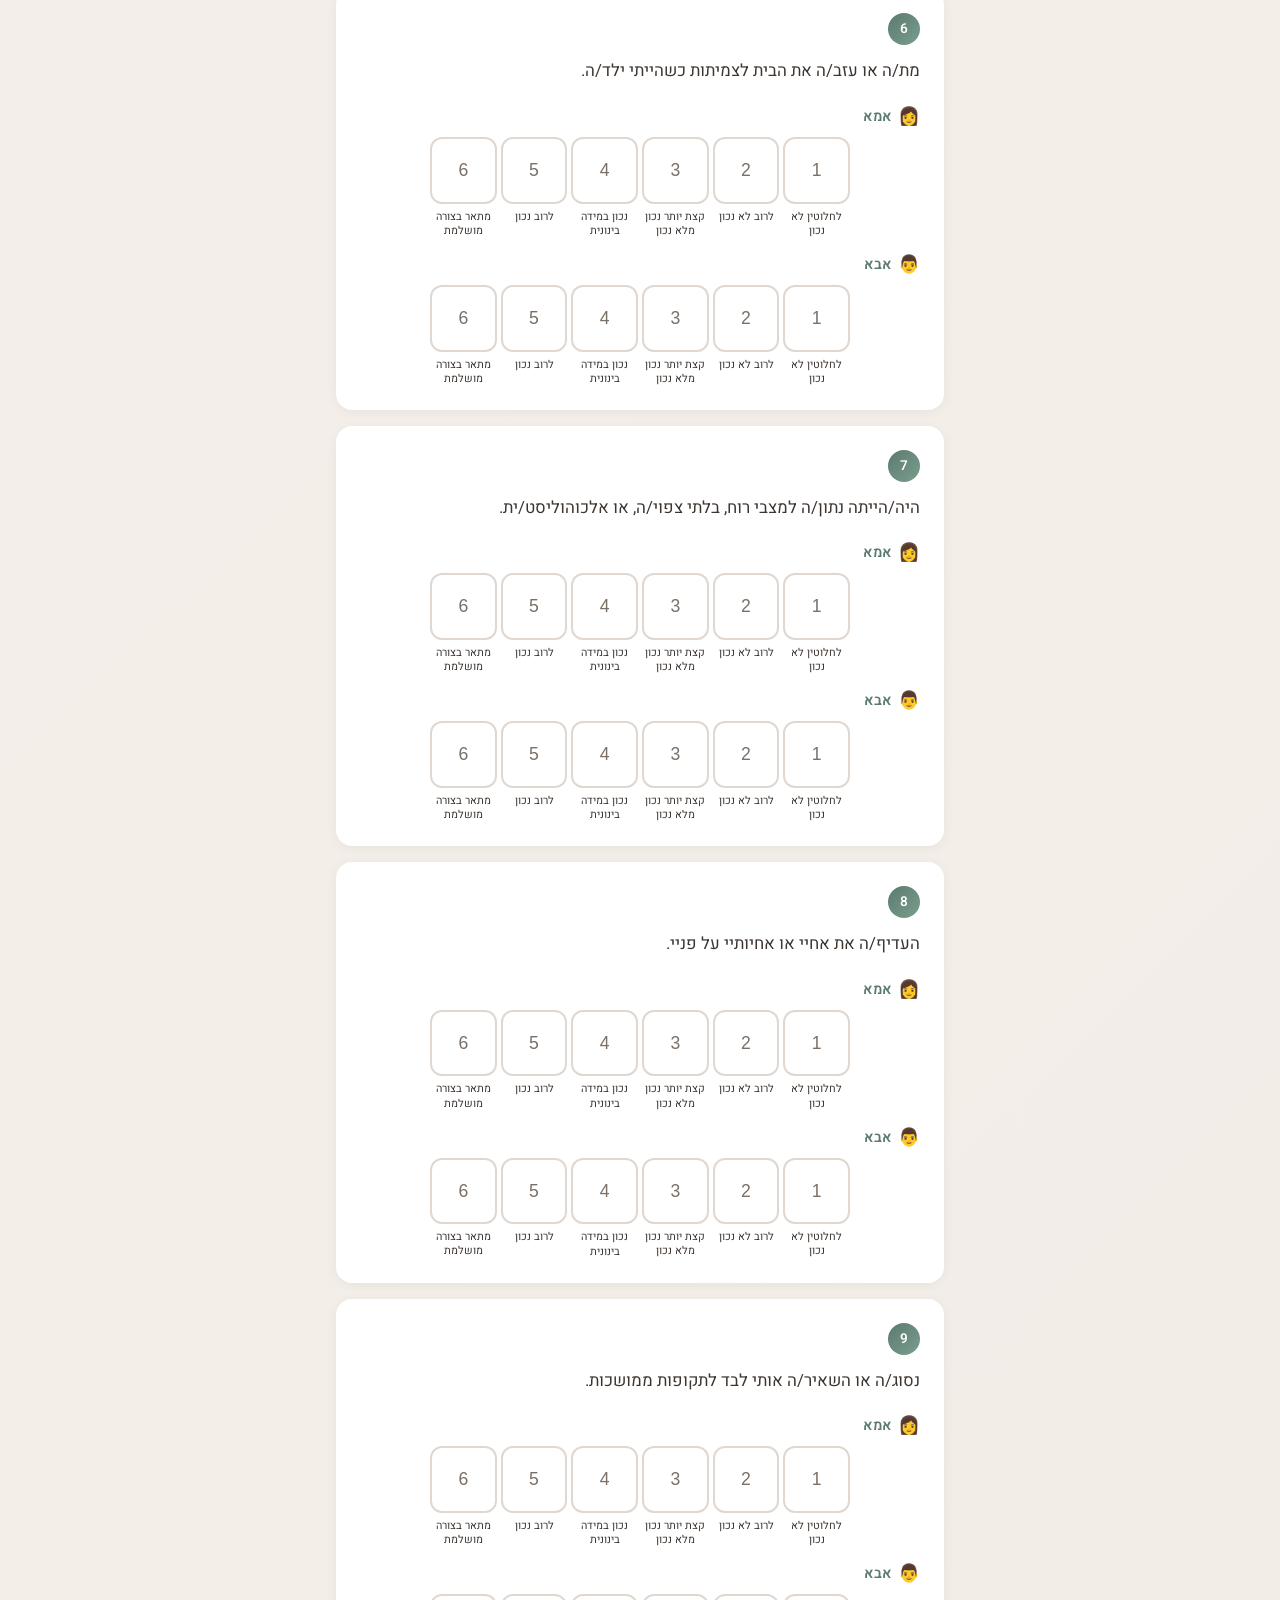
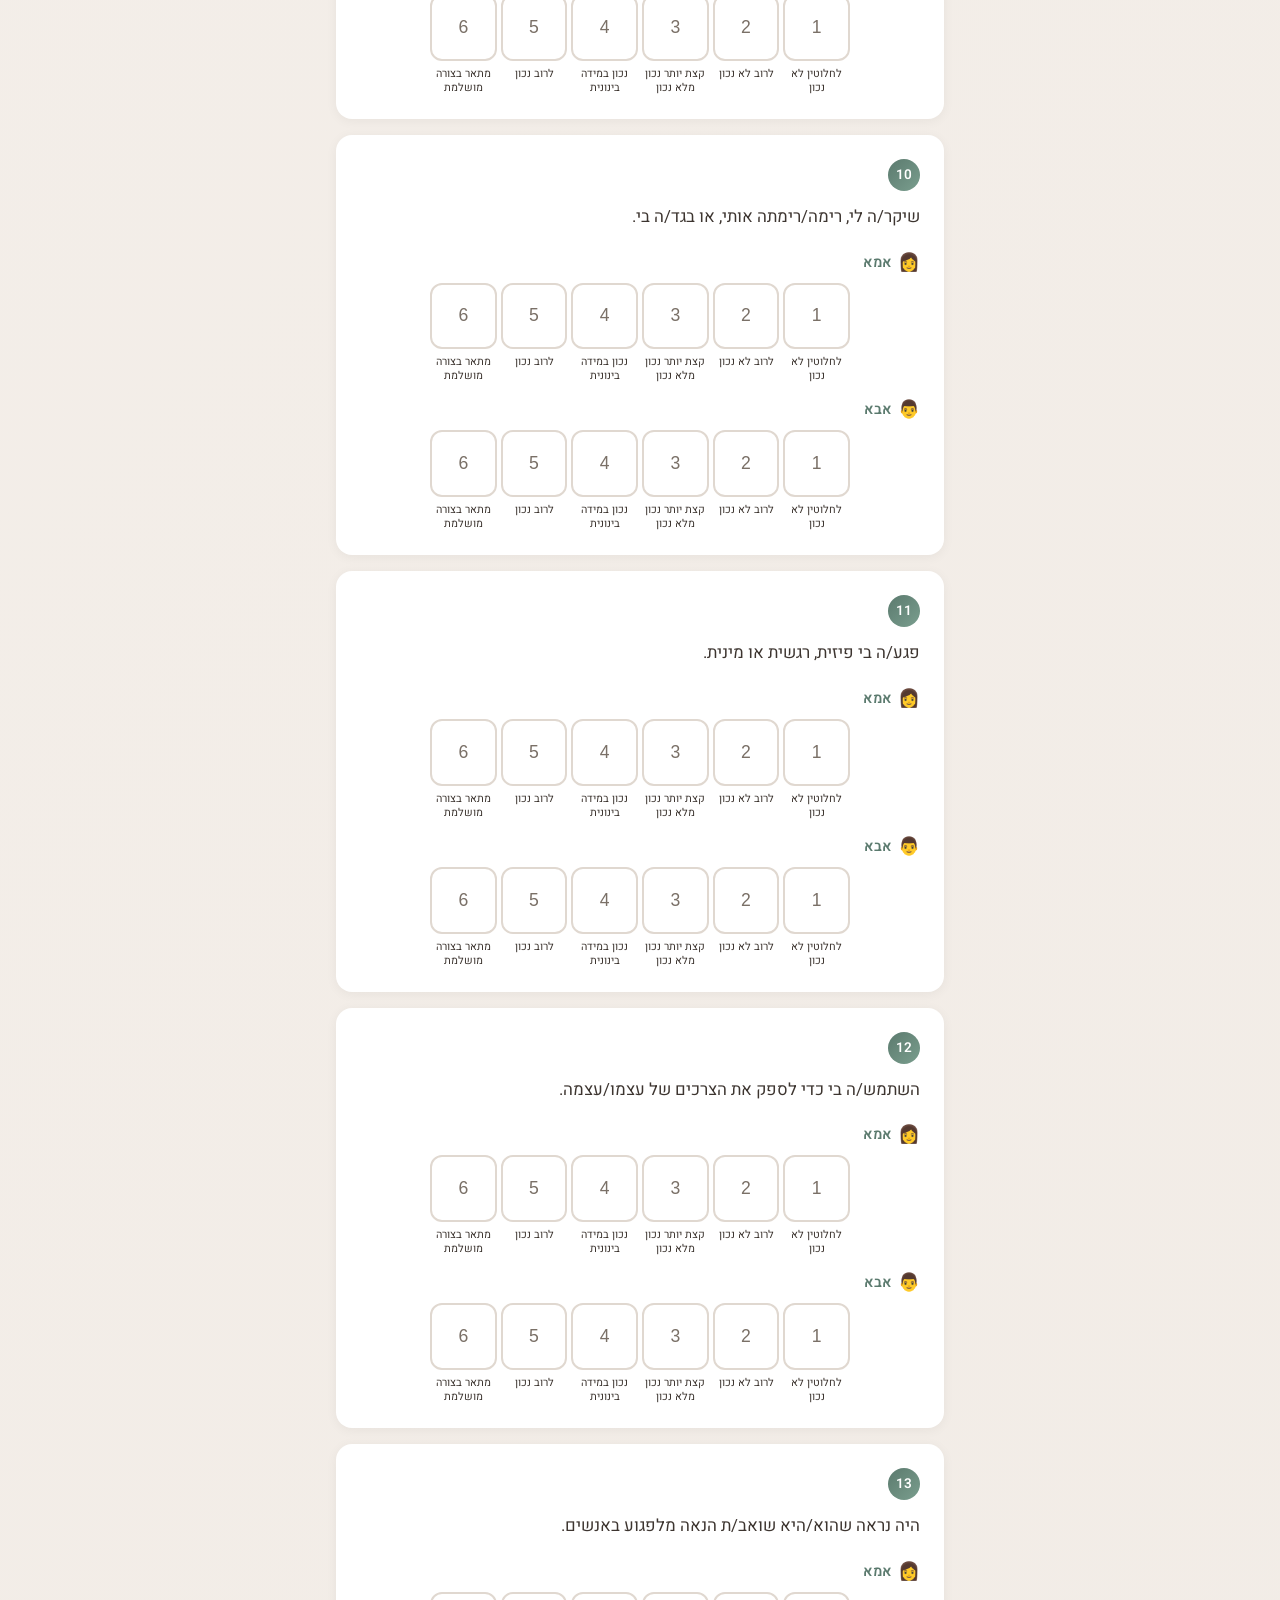
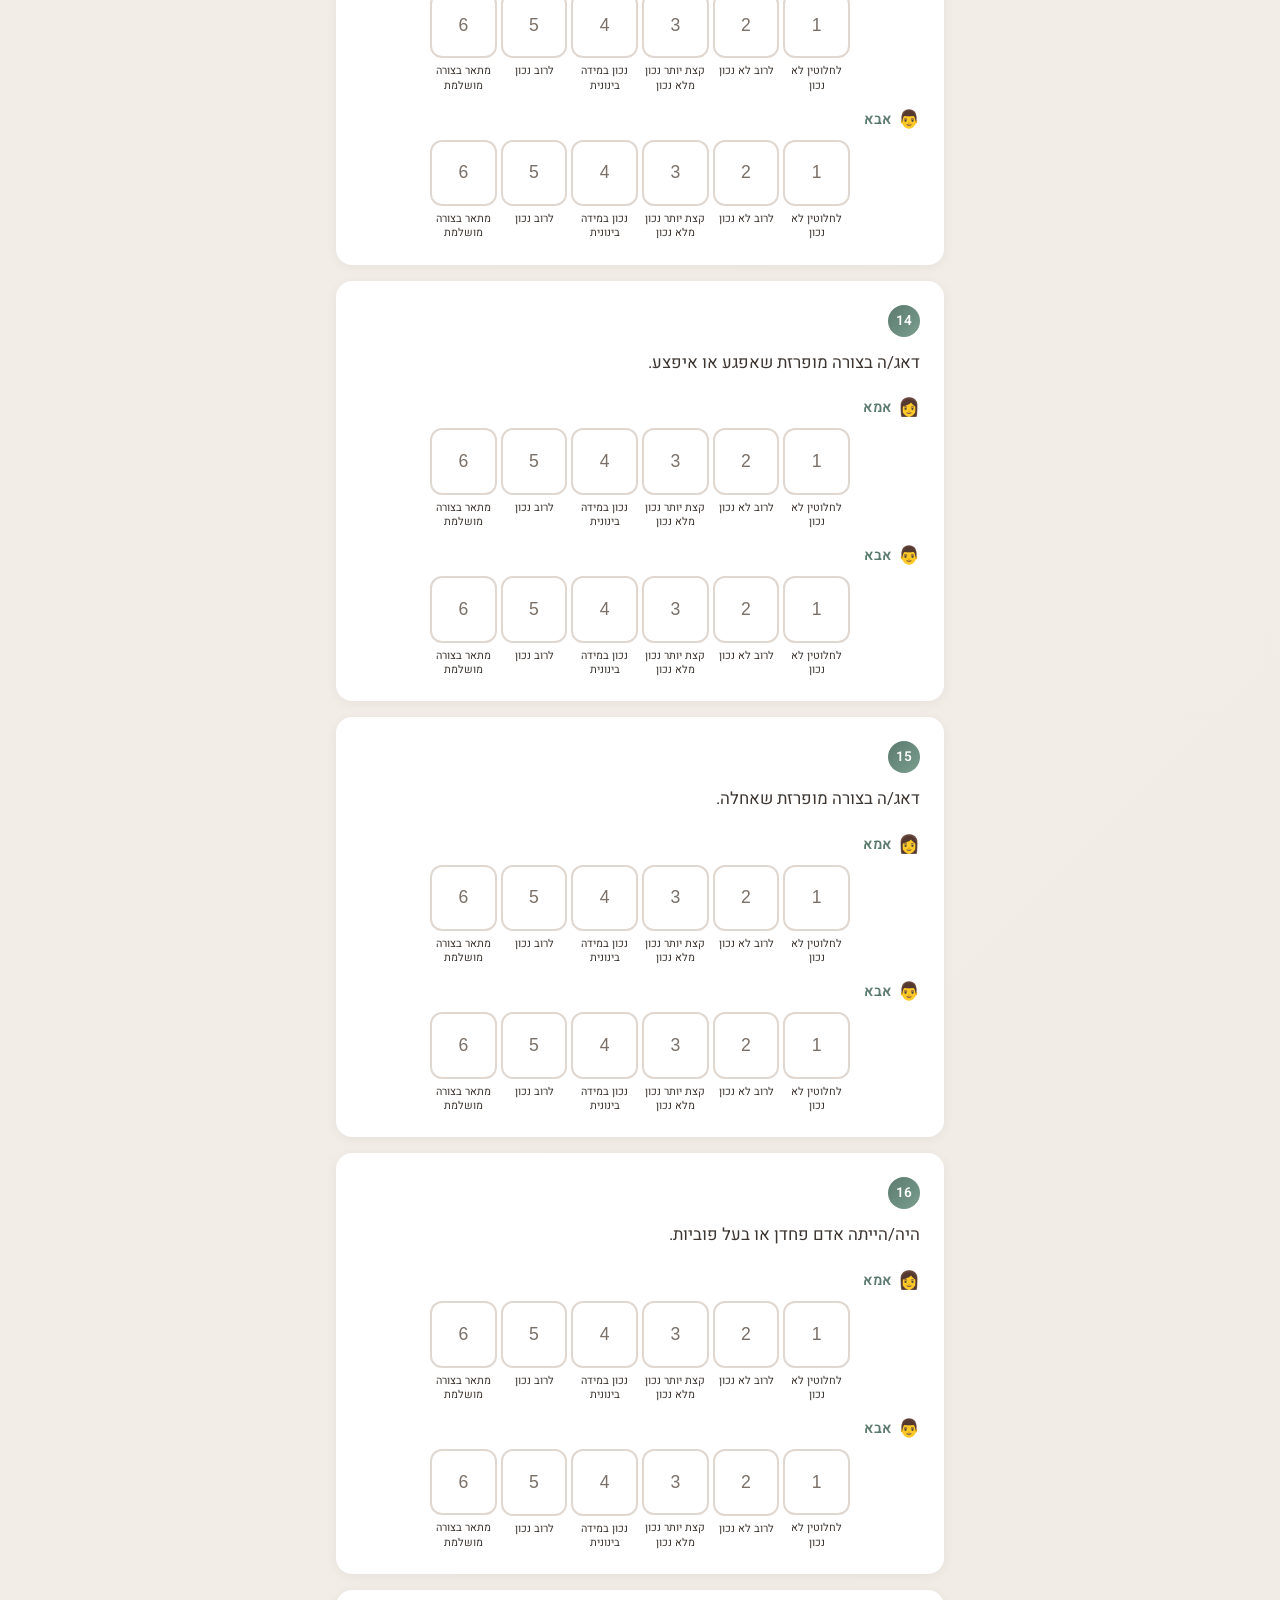
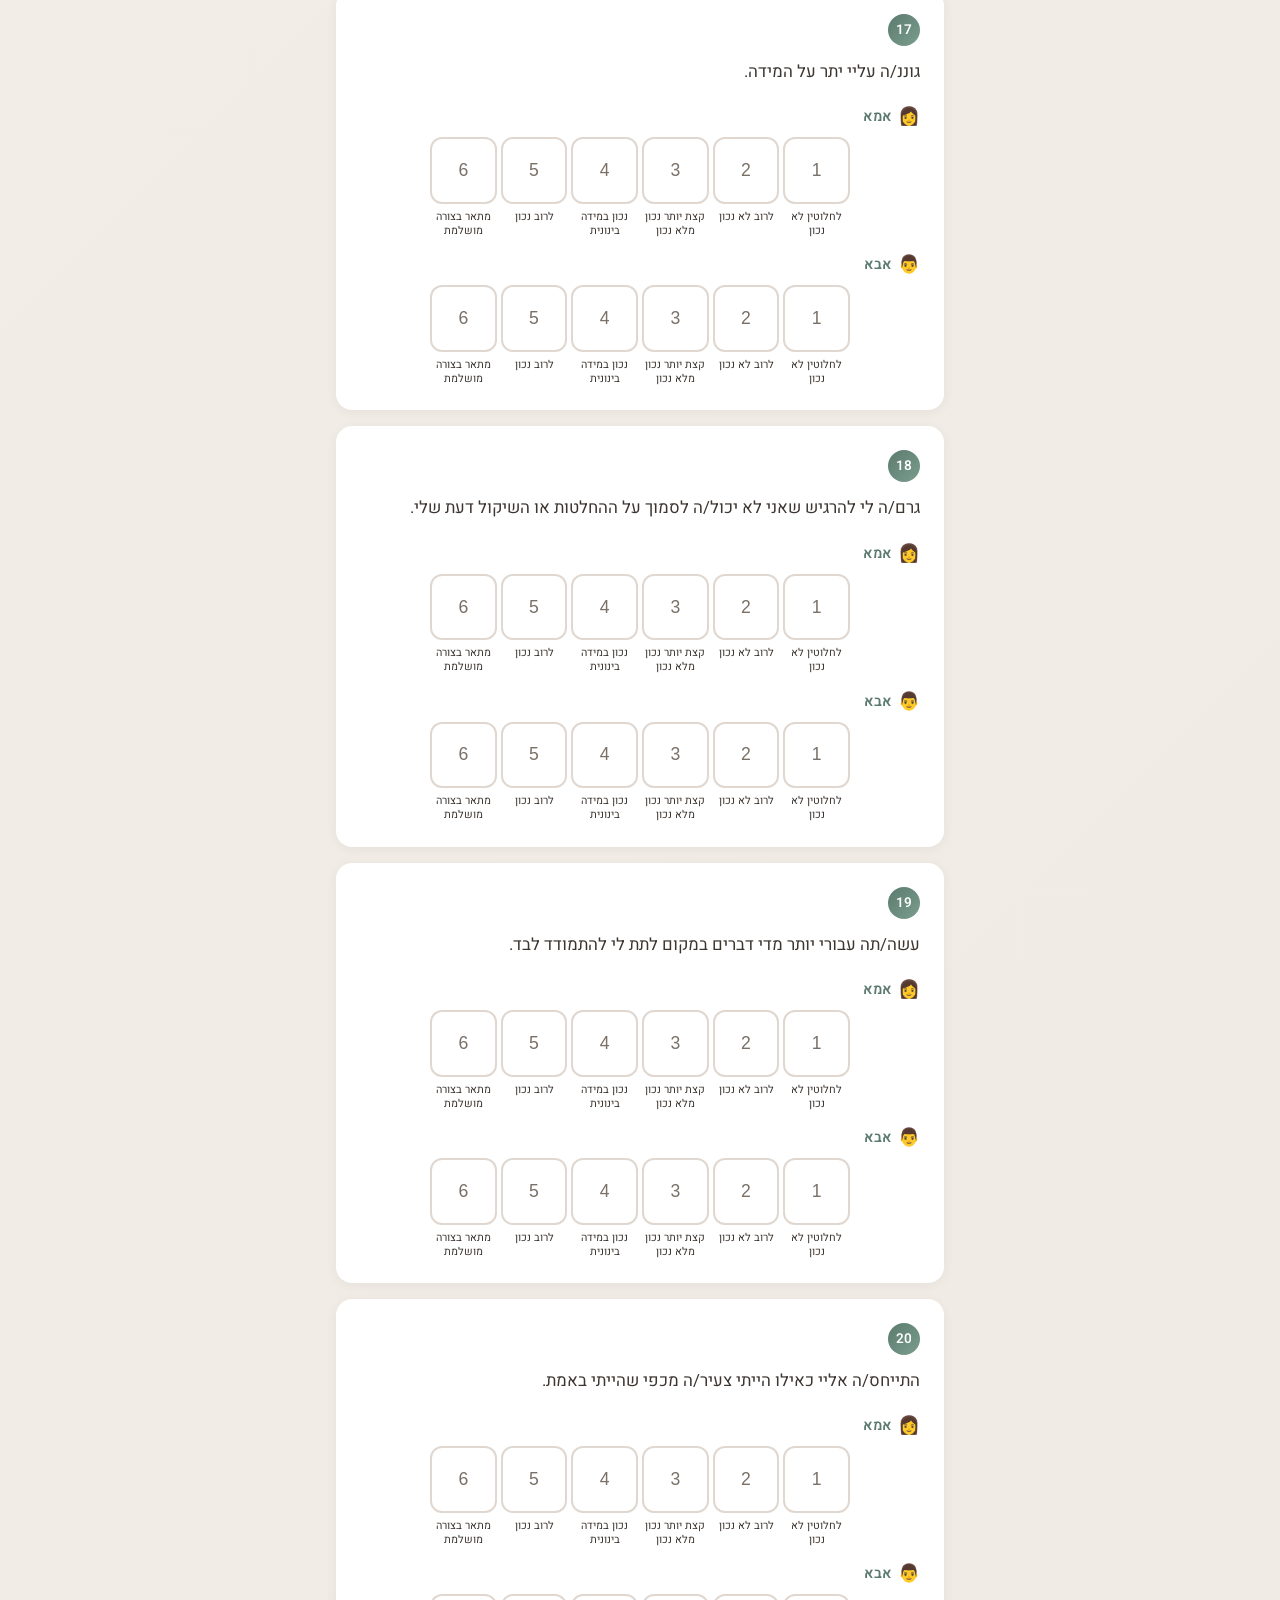
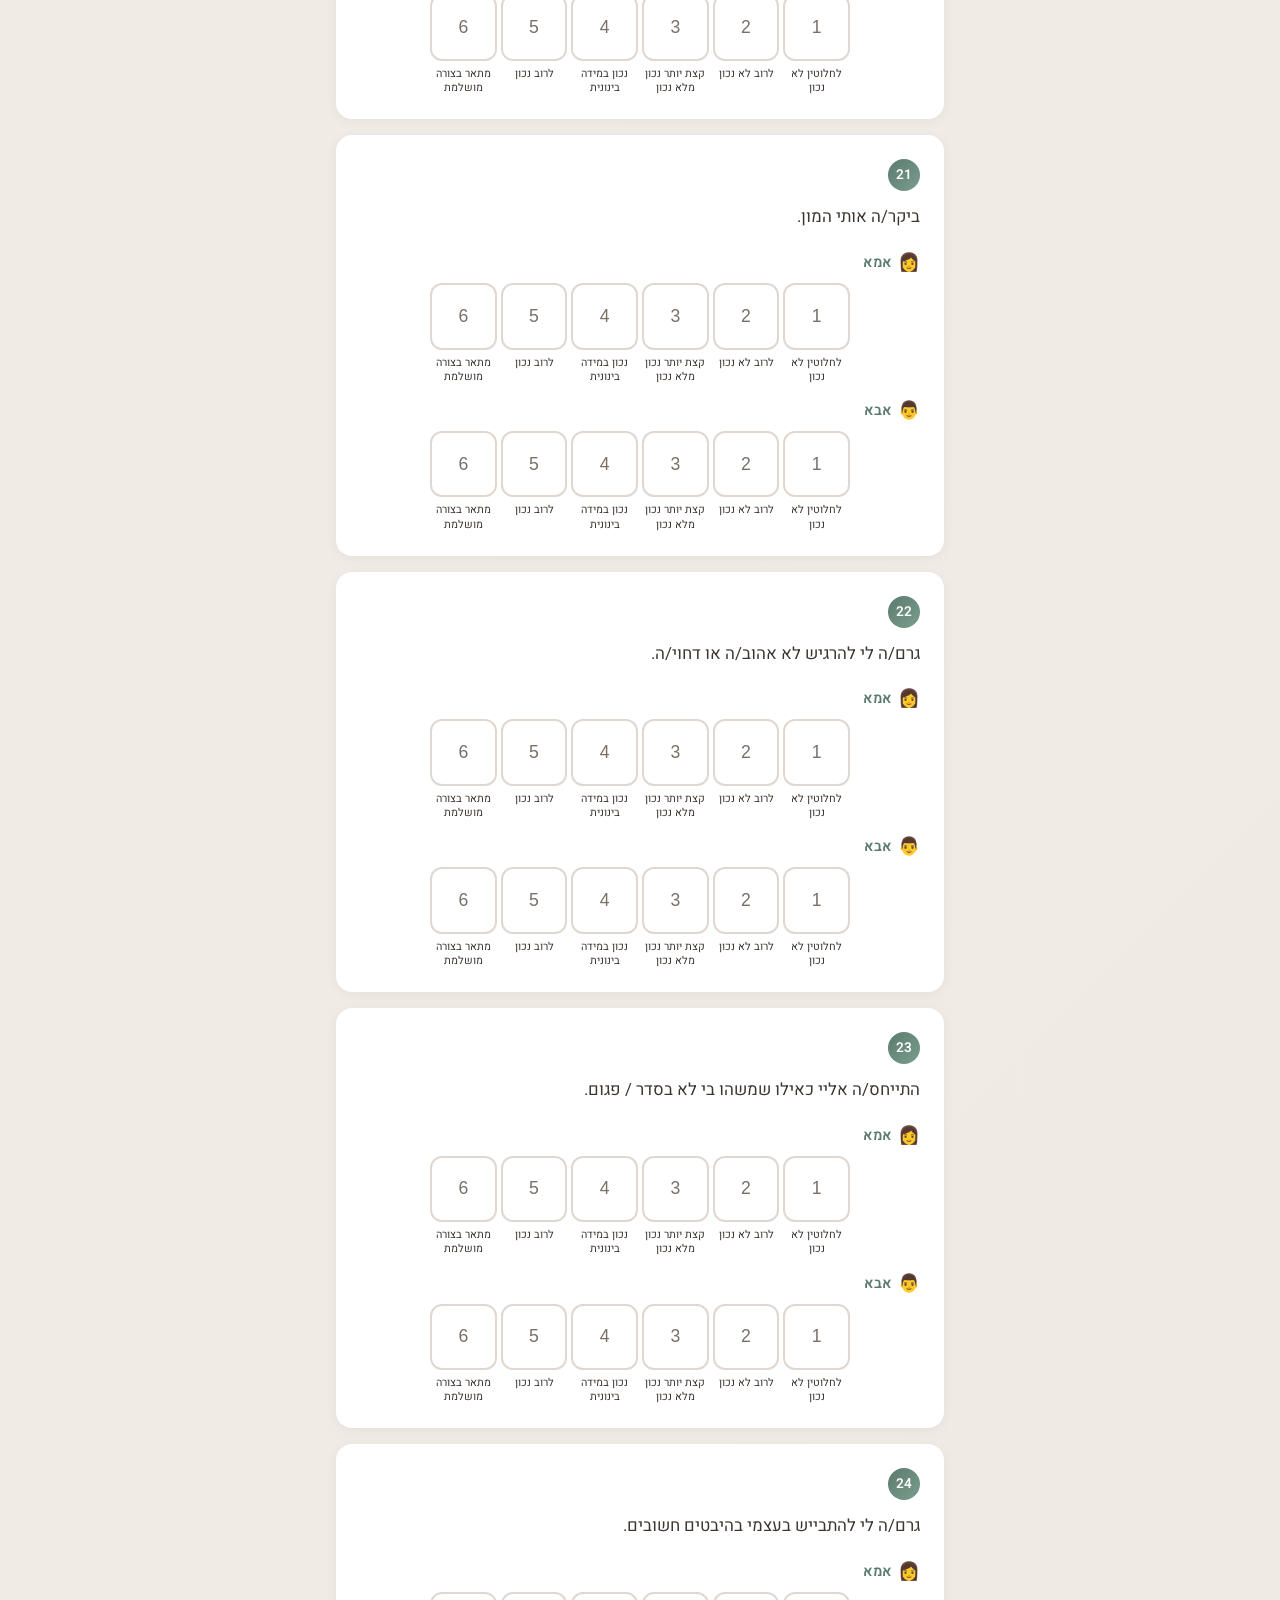
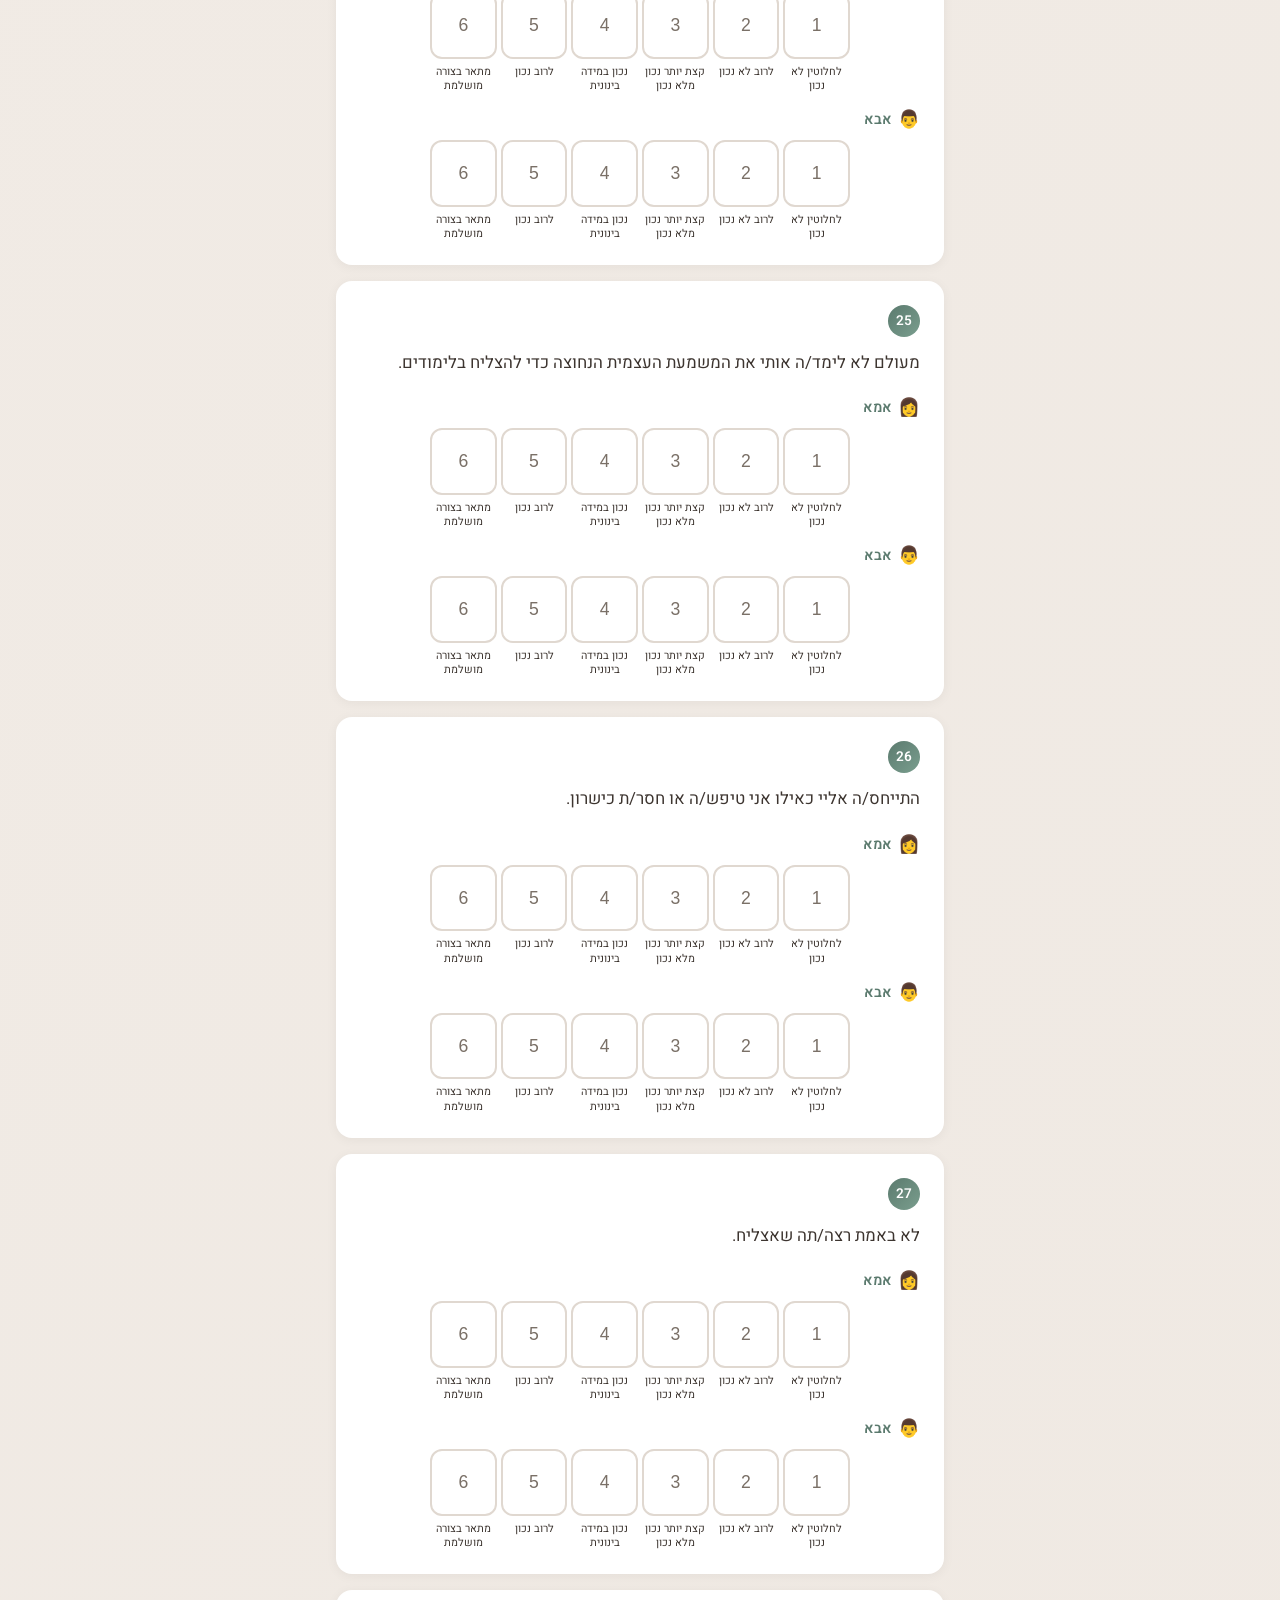
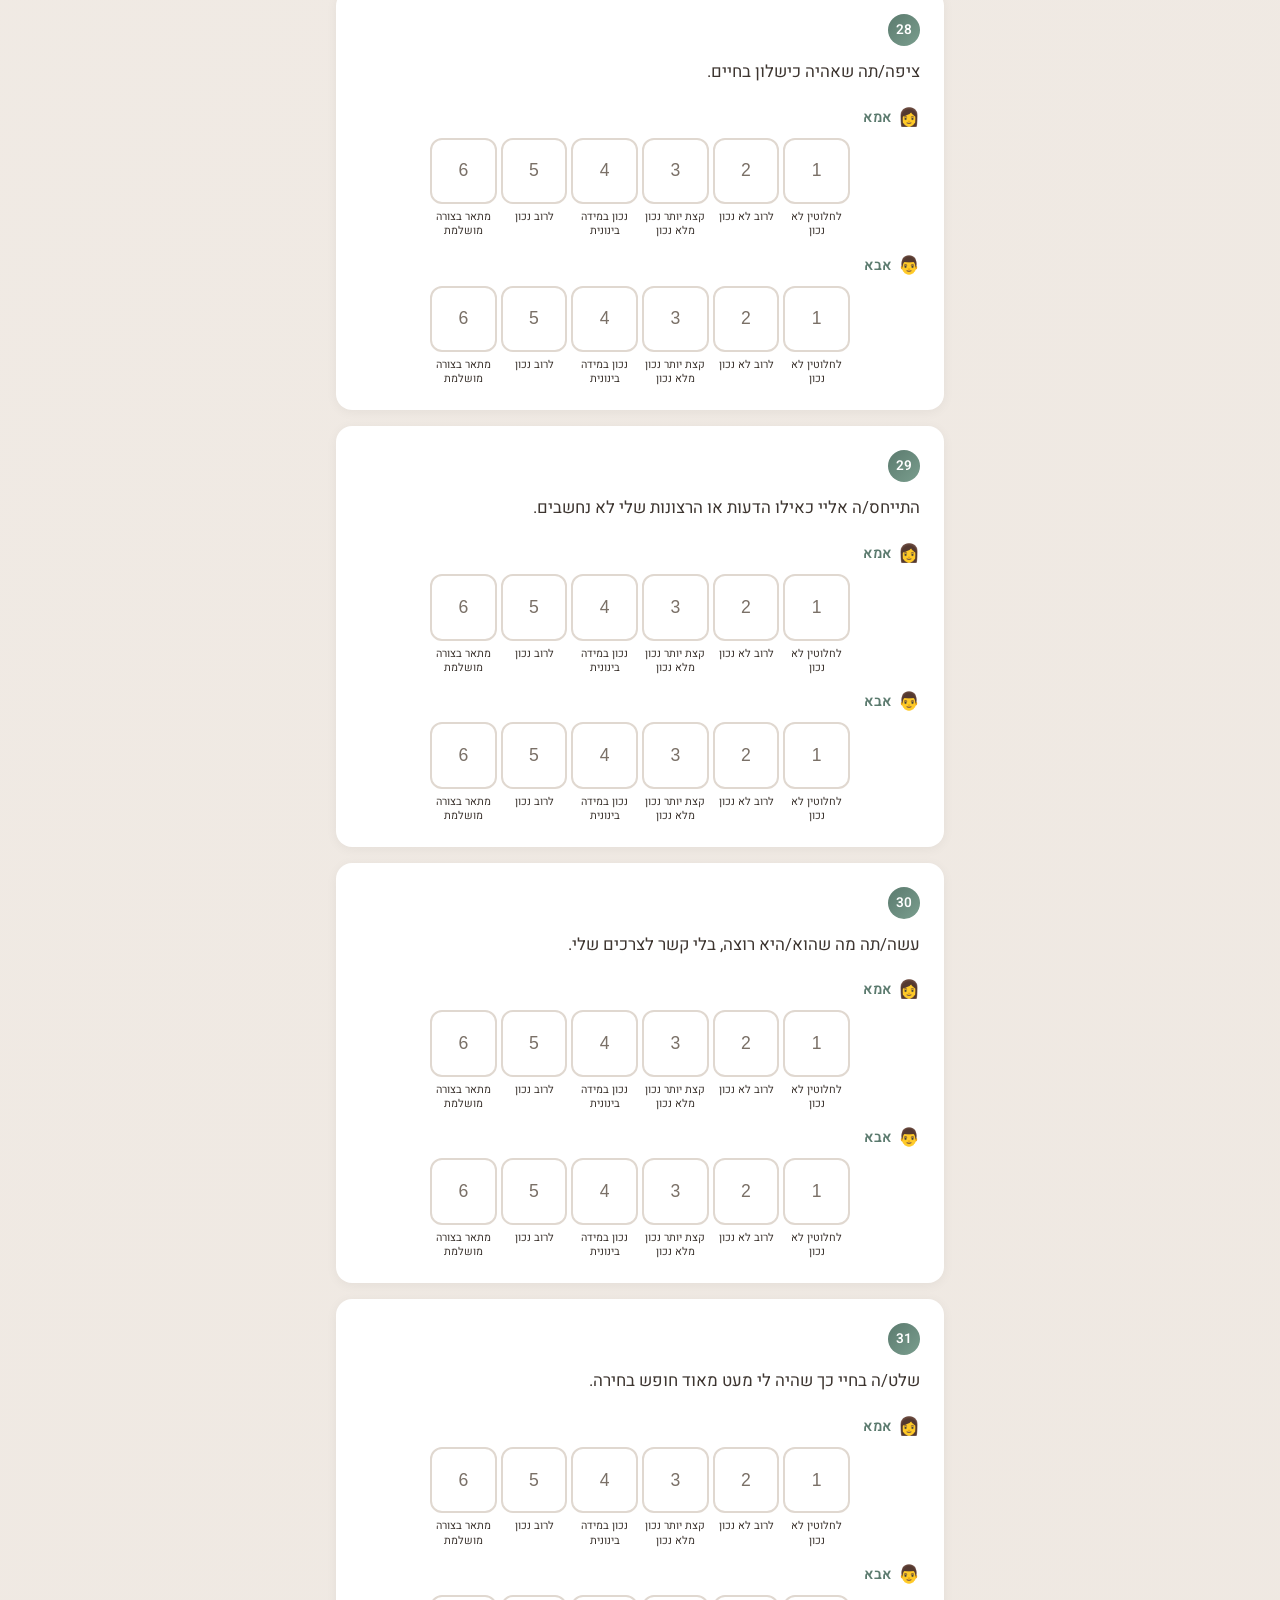
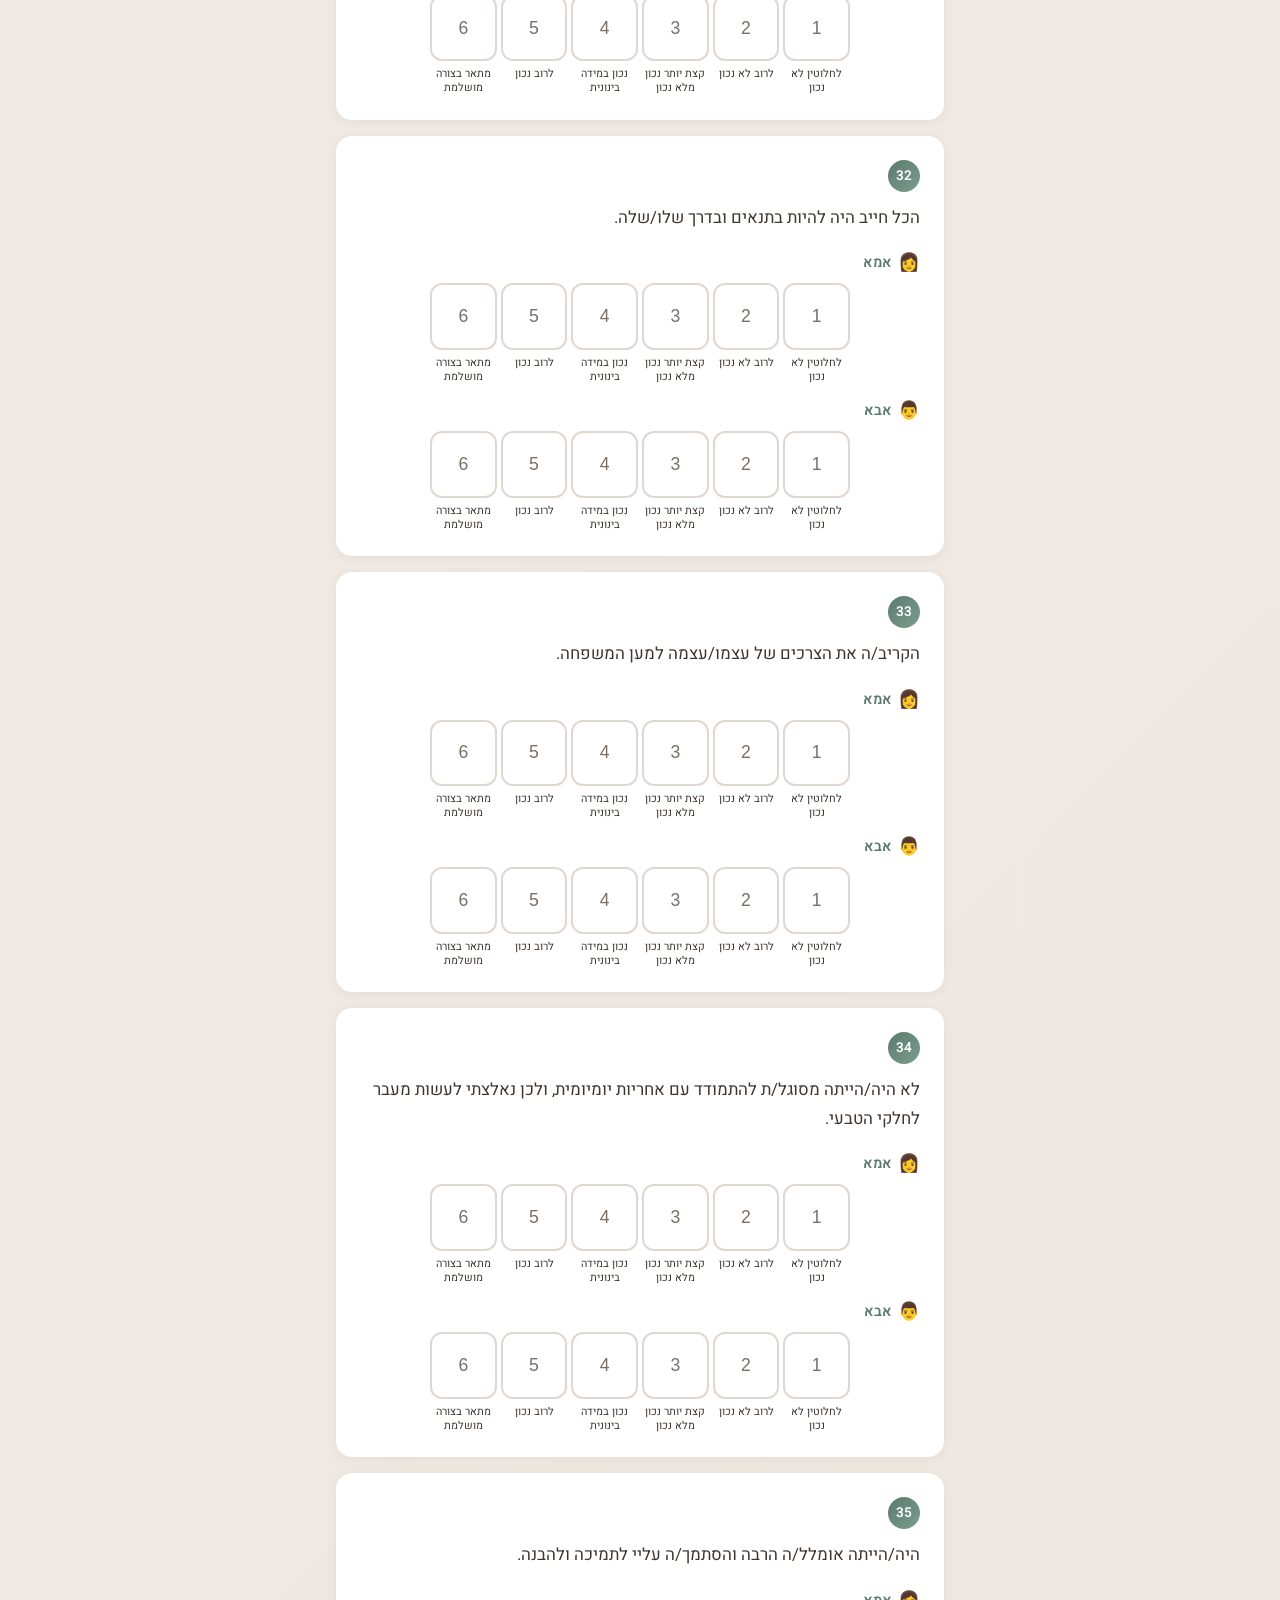
<file: ypi.html>
<!DOCTYPE html>
<html lang="he" dir="rtl">
<head>
    <meta charset="UTF-8">
    <meta name="viewport" content="width=device-width, initial-scale=1.0">
    <title>שאלון דפוסי הורות (YPI)</title>
    <link rel="stylesheet" href="style.css">
</head>
<body>
    <div id="app"><div class="loading">טוען שאלון...</div></div>
    <script src="data/ypi.js"></script>
    <script src="app.js"></script>
</body>
</html>
</file>
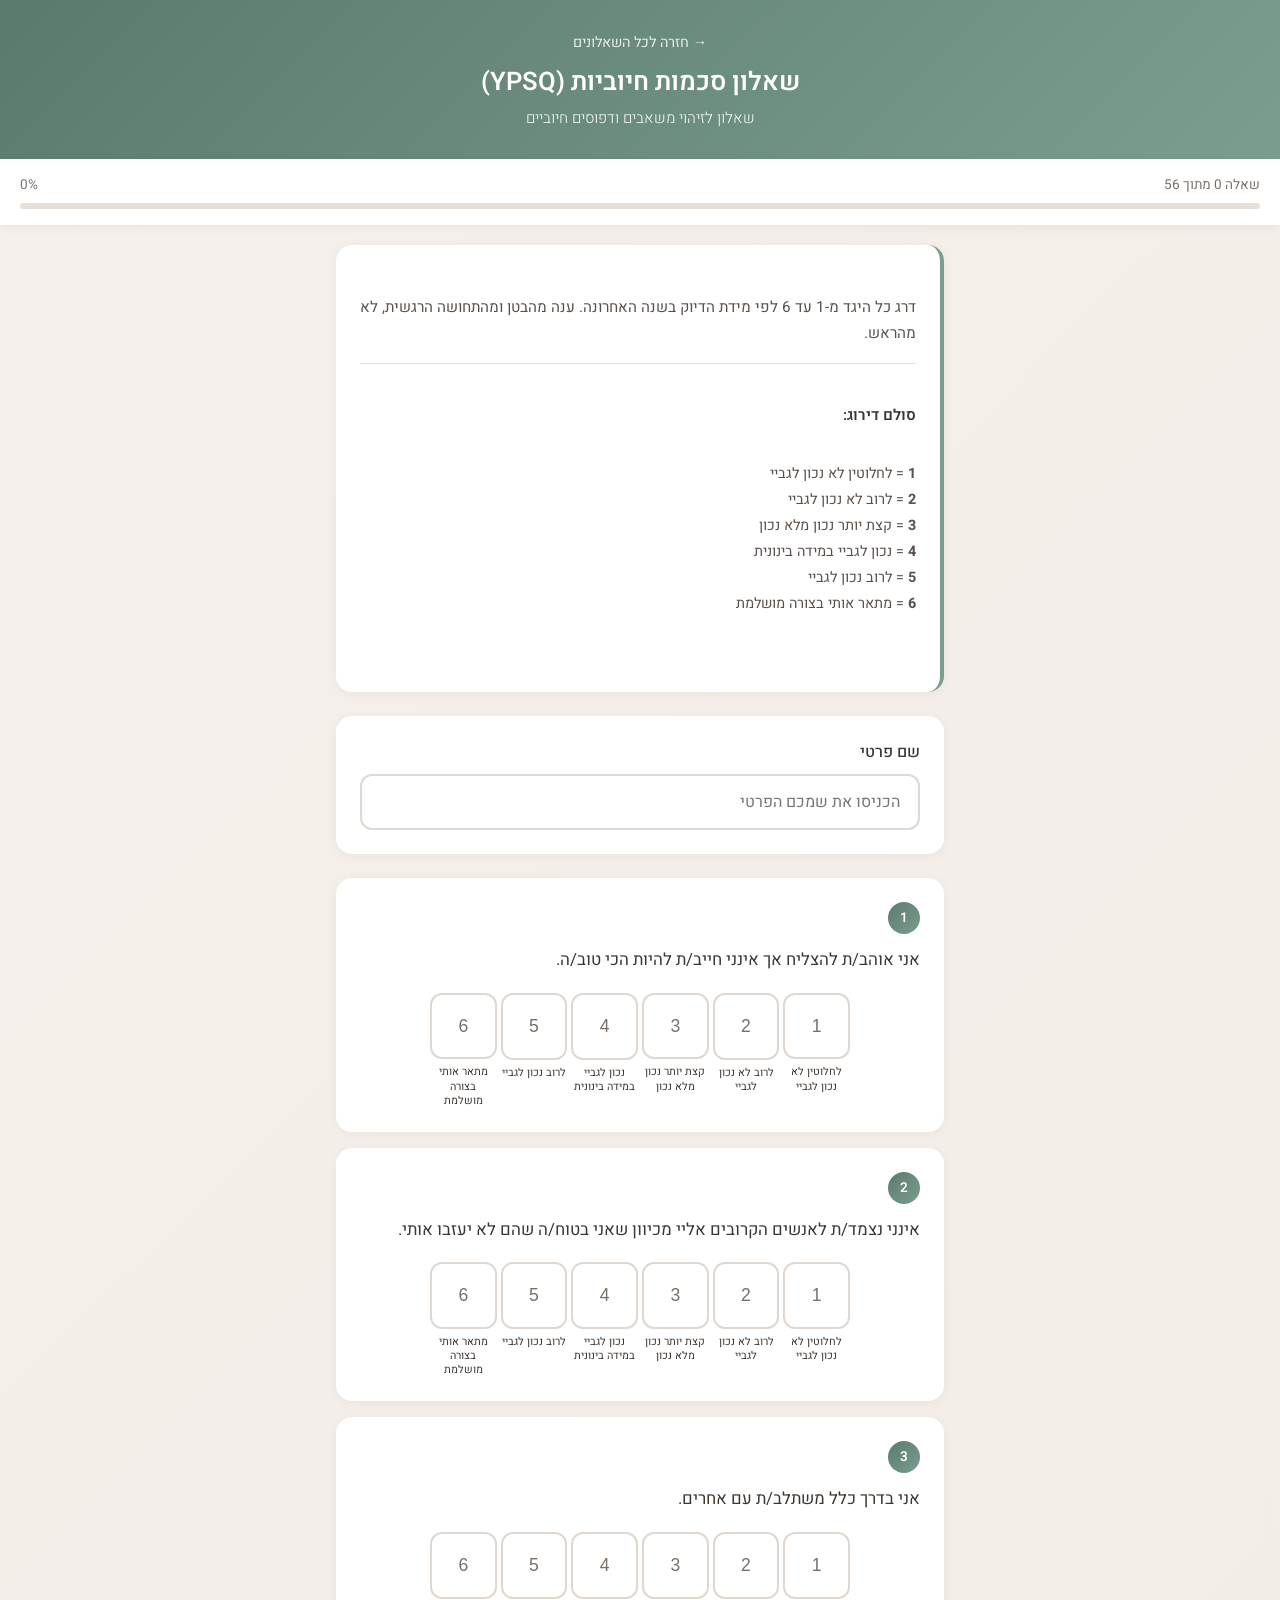
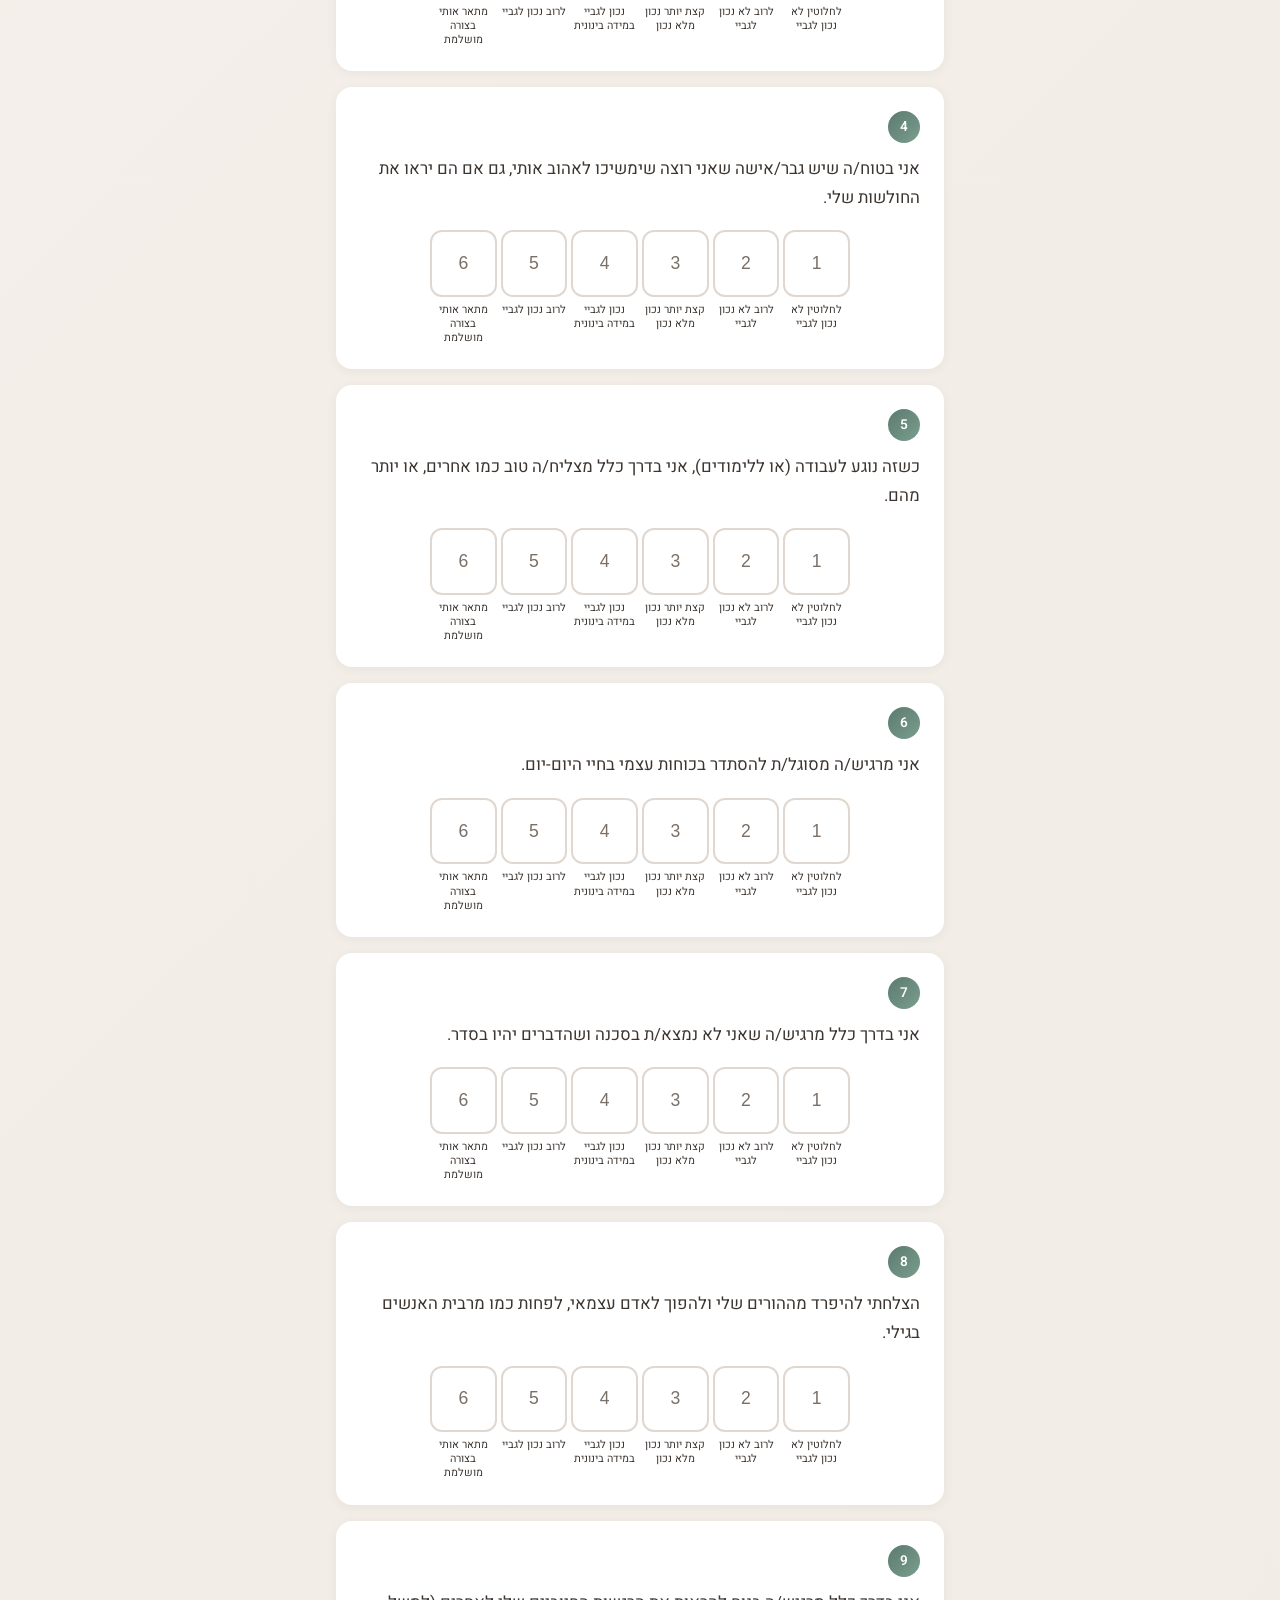
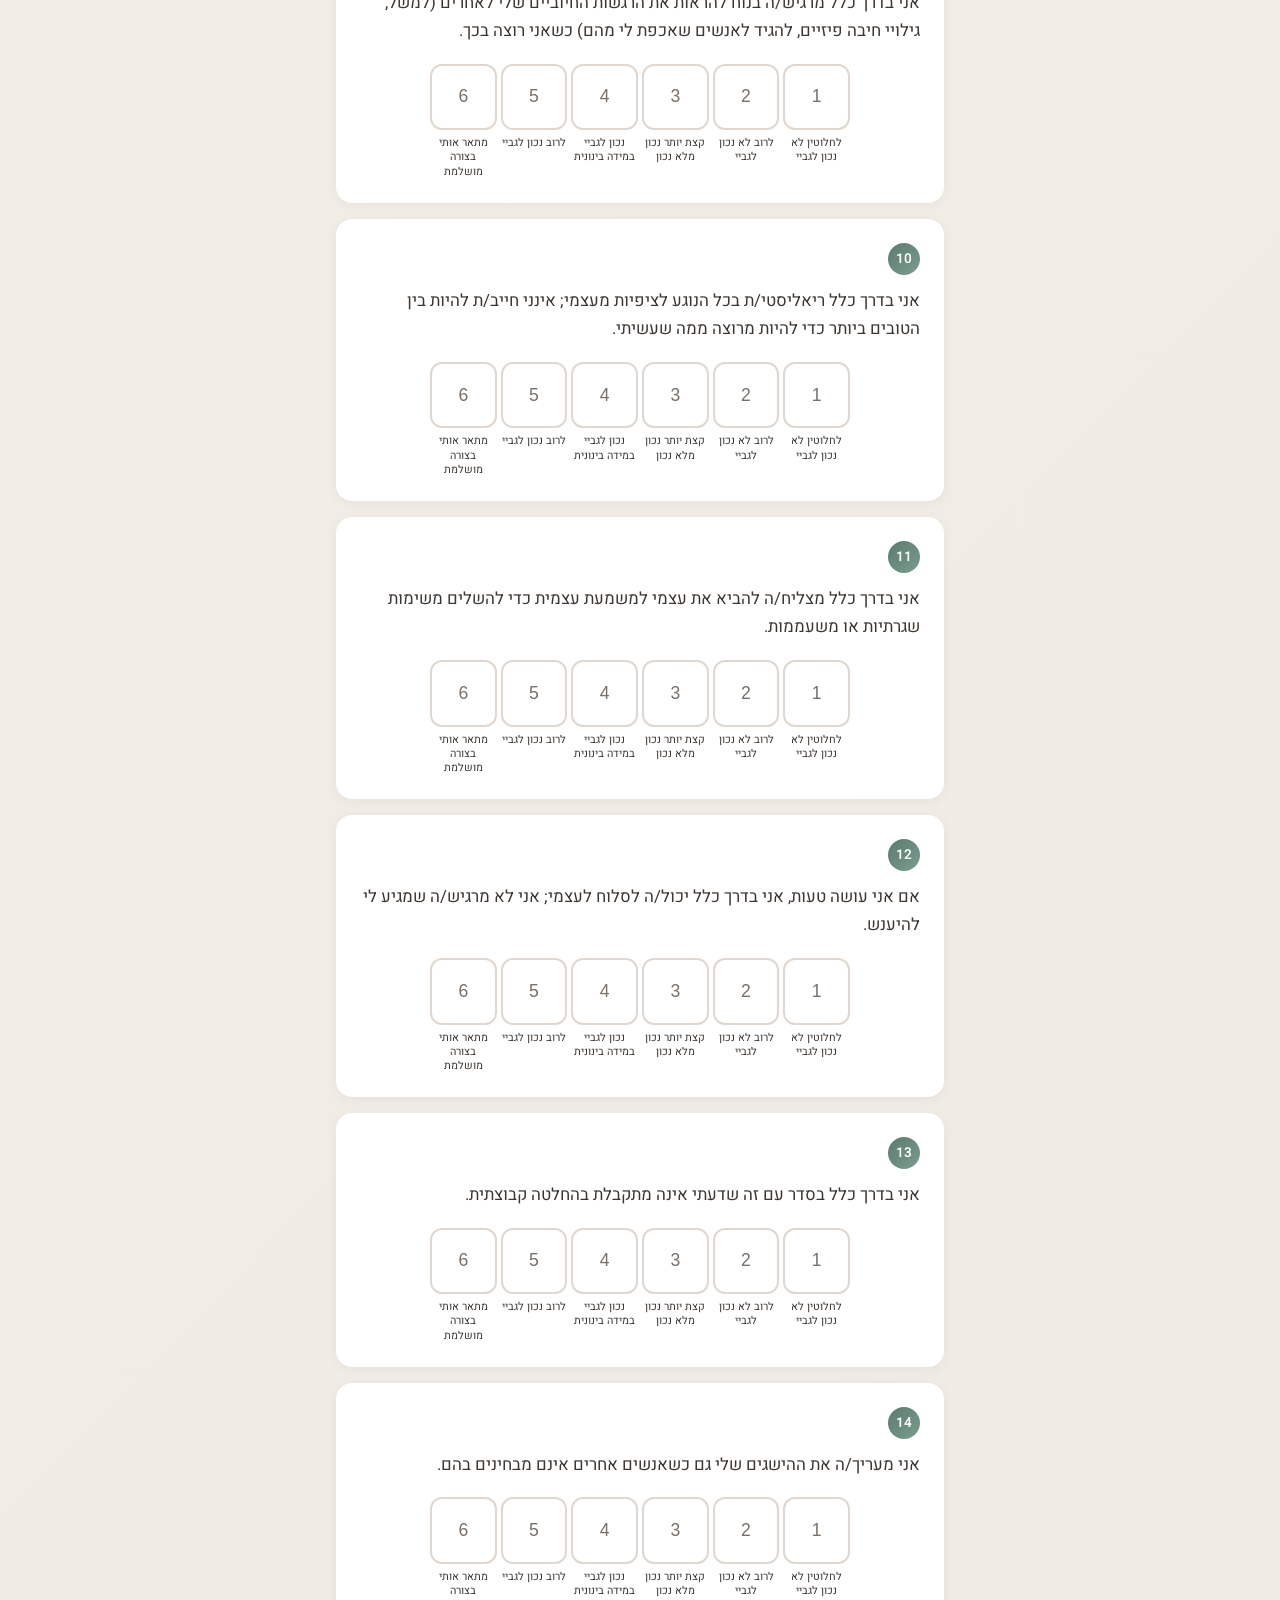
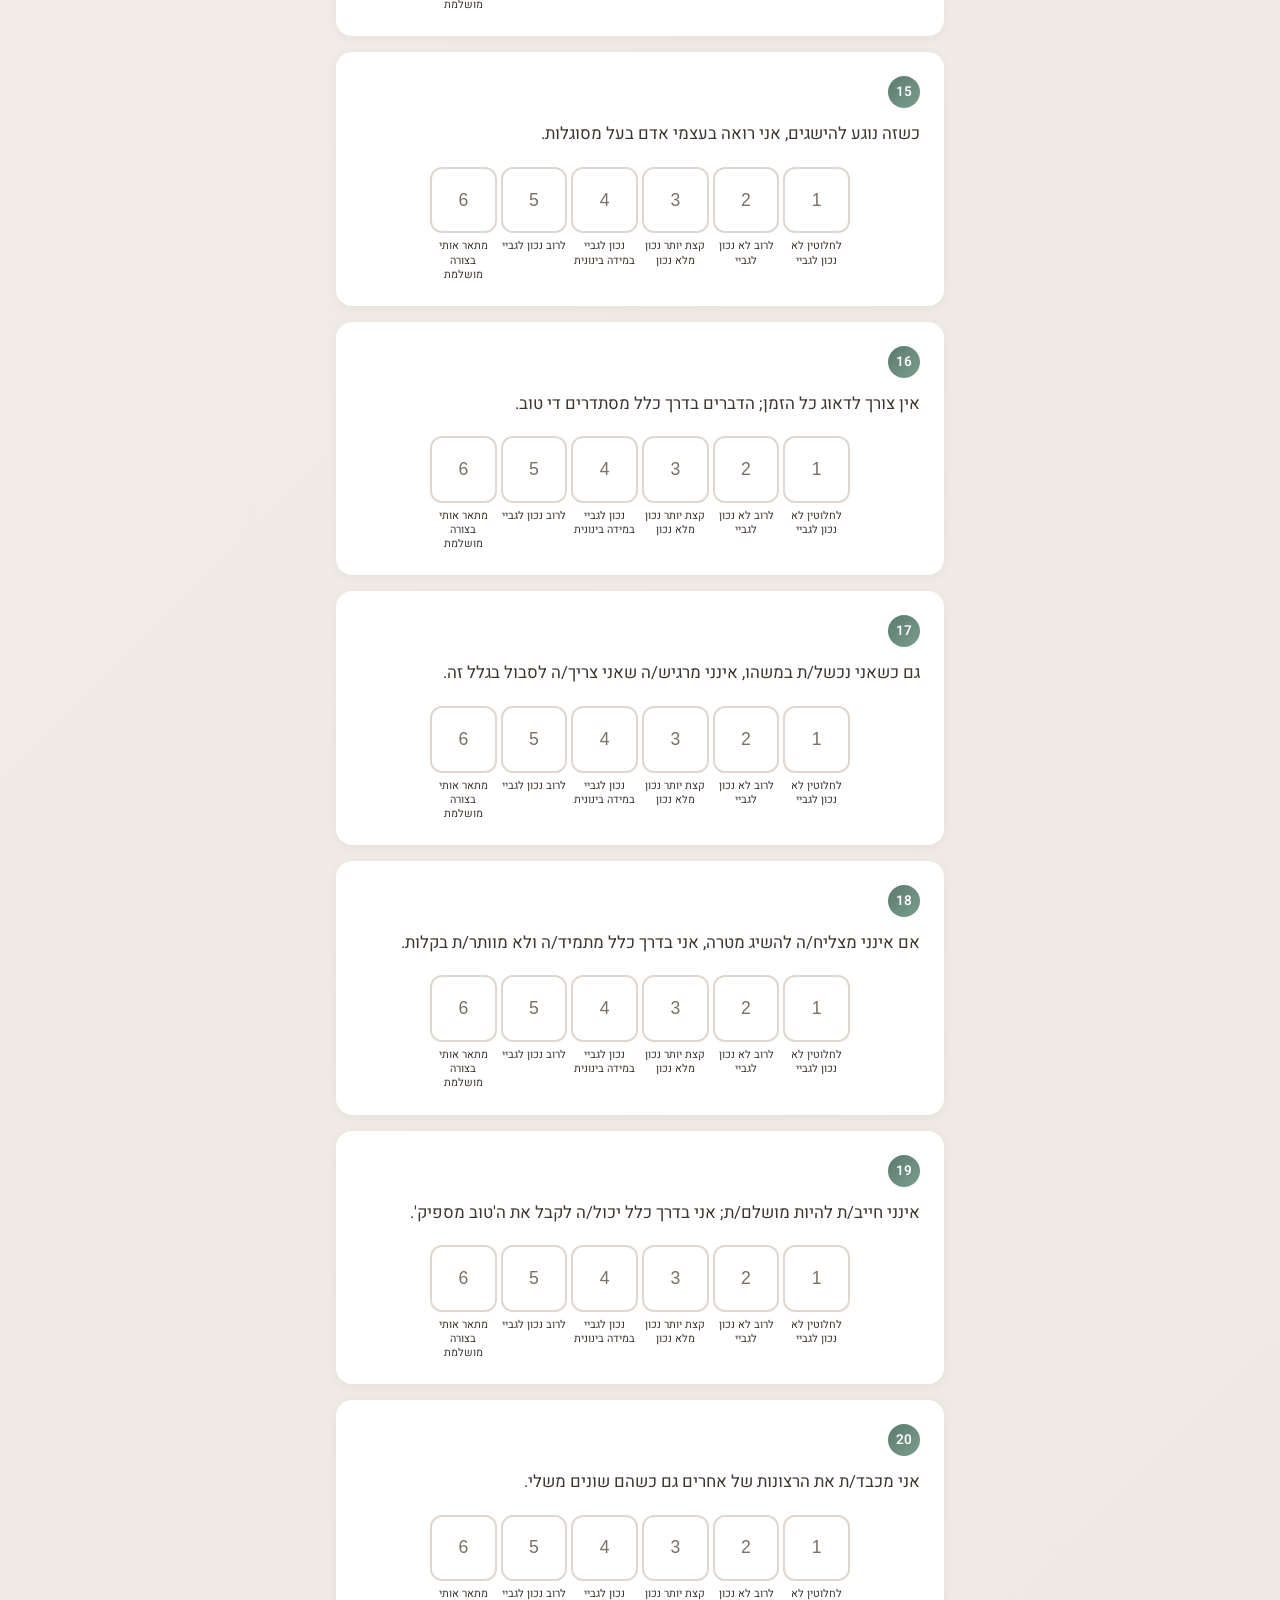
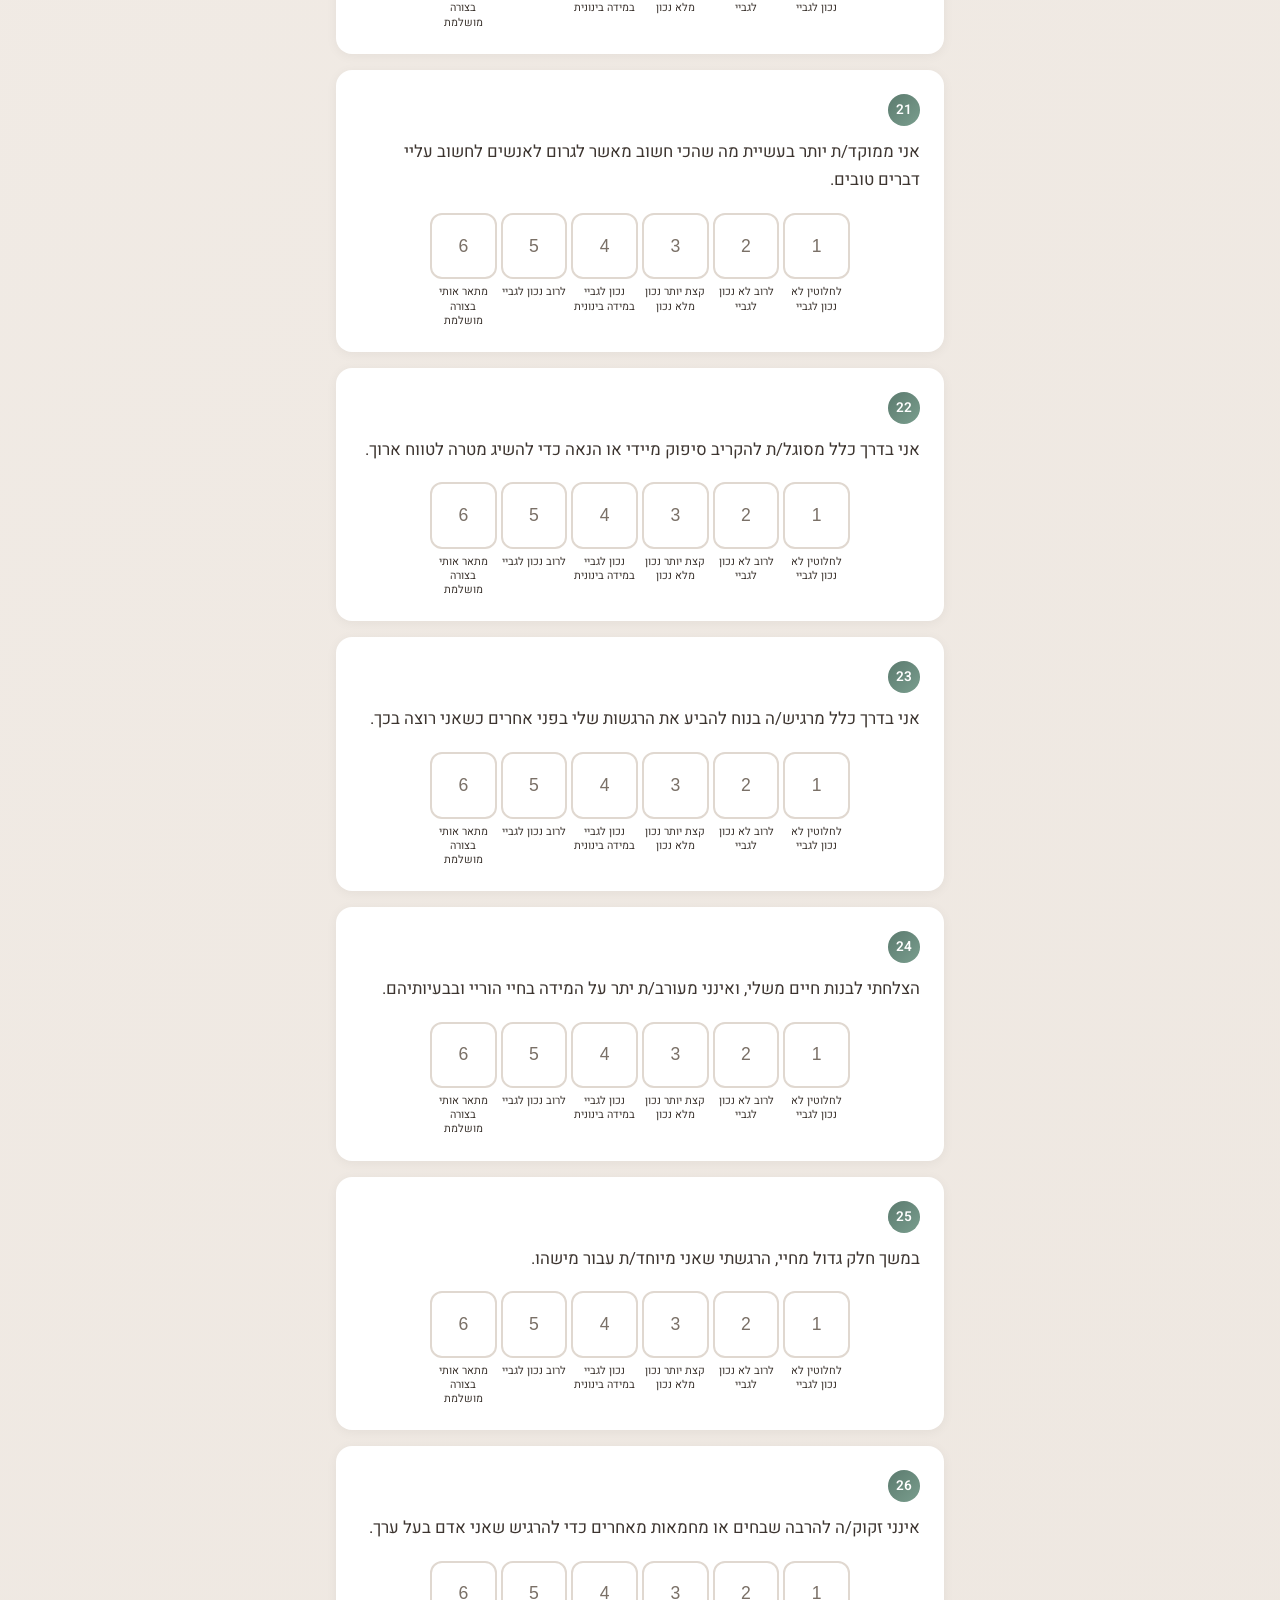
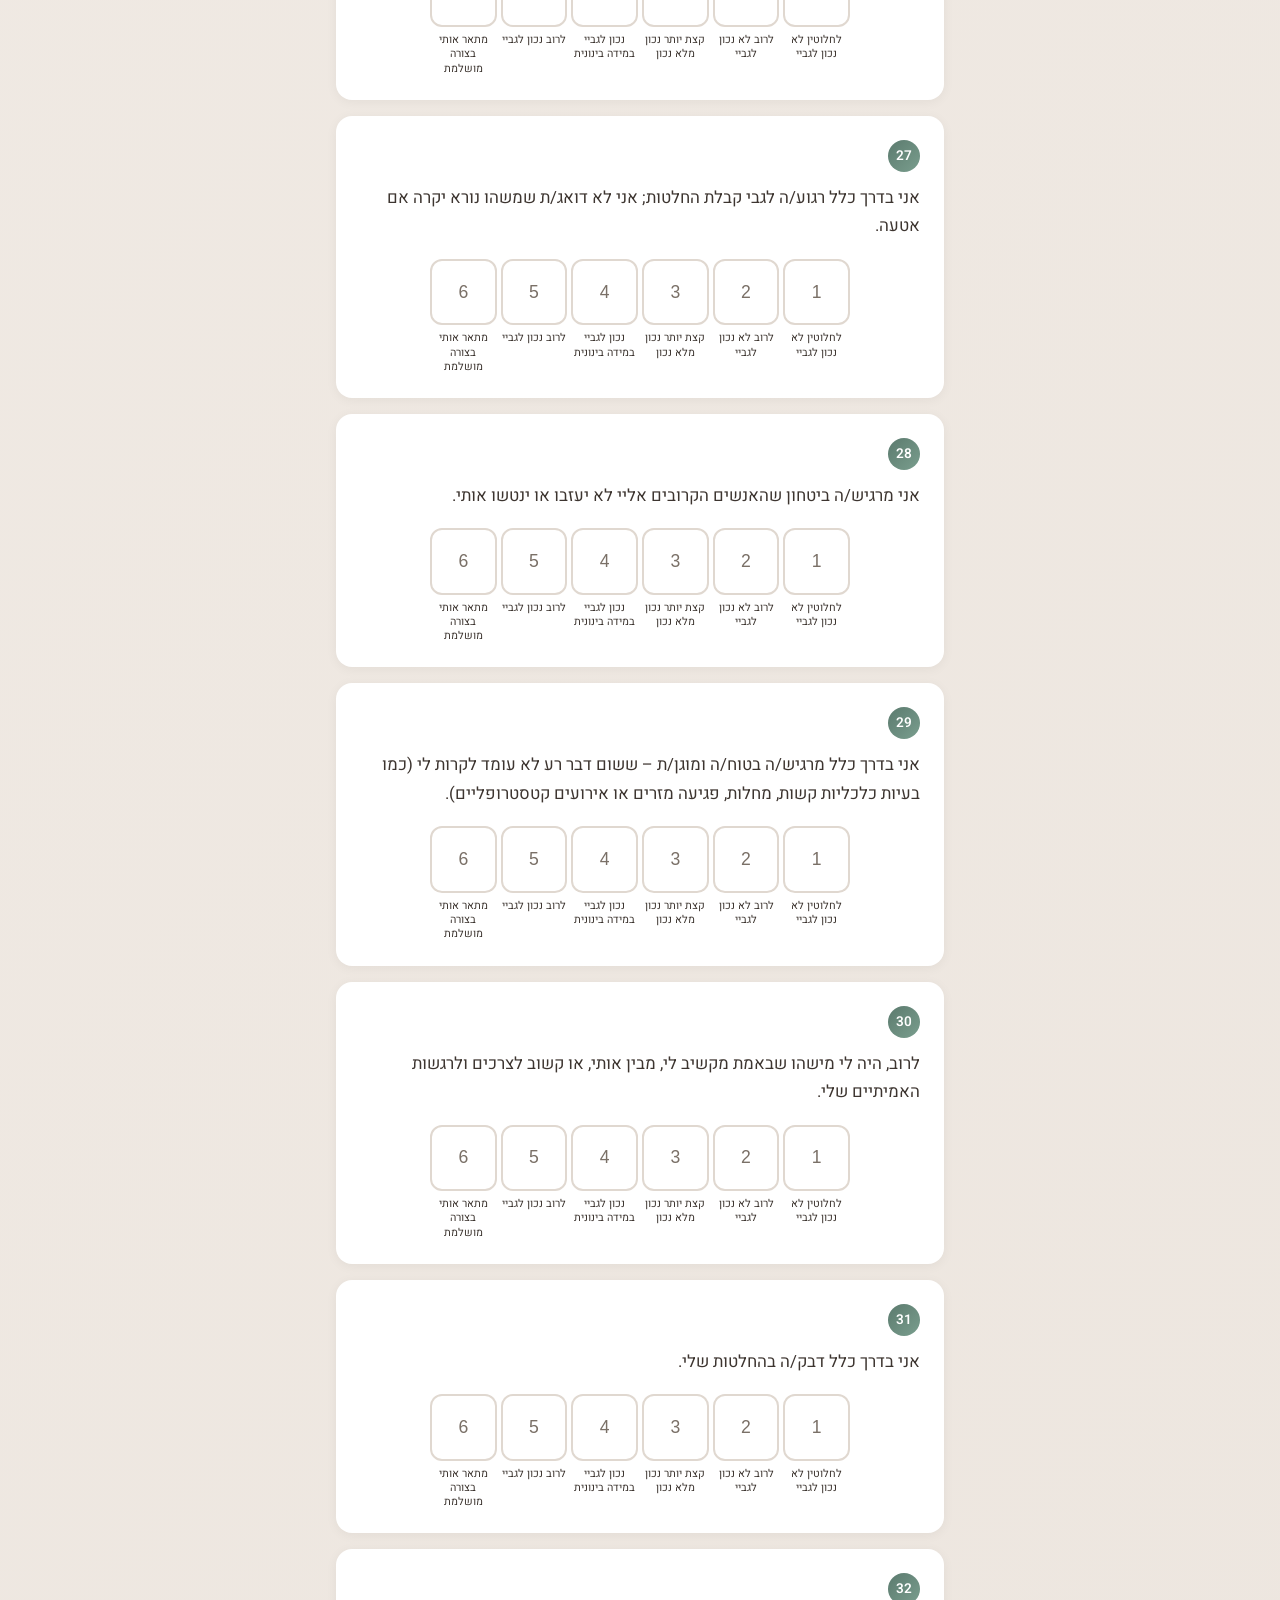
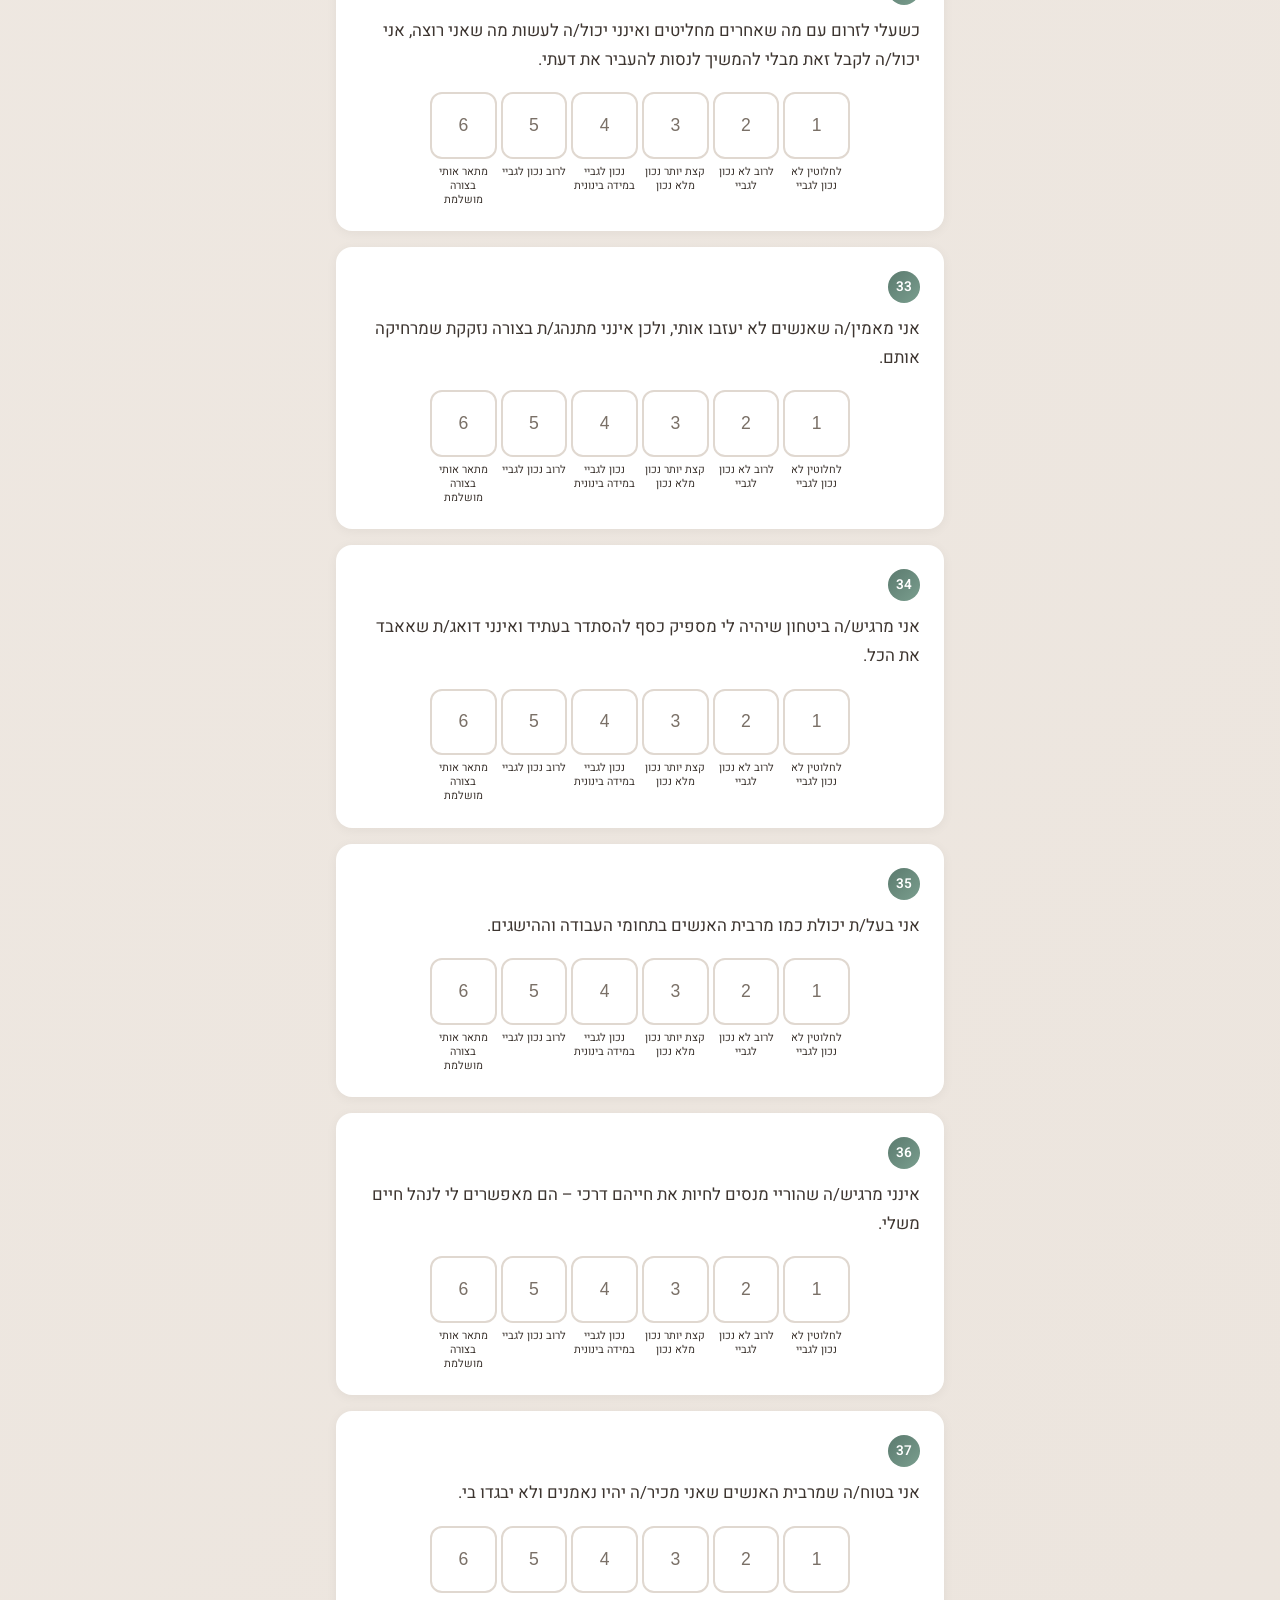
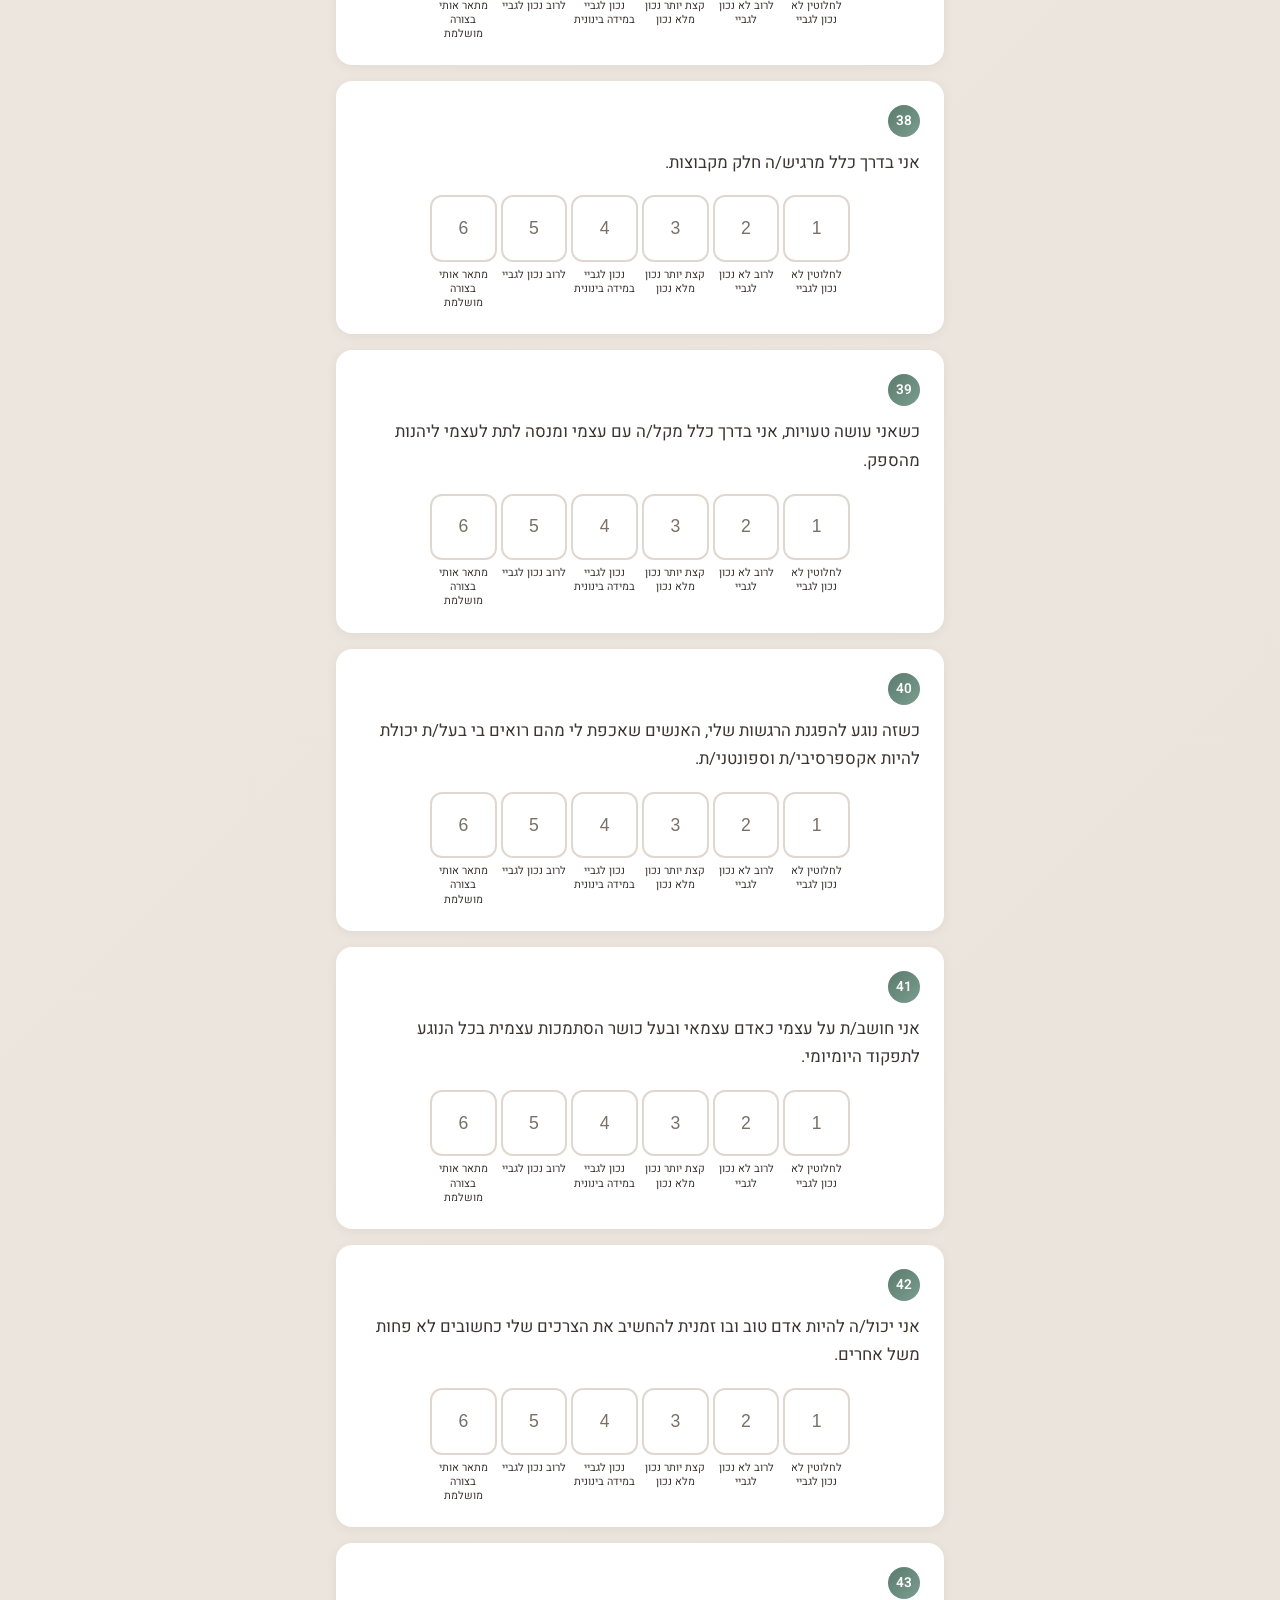
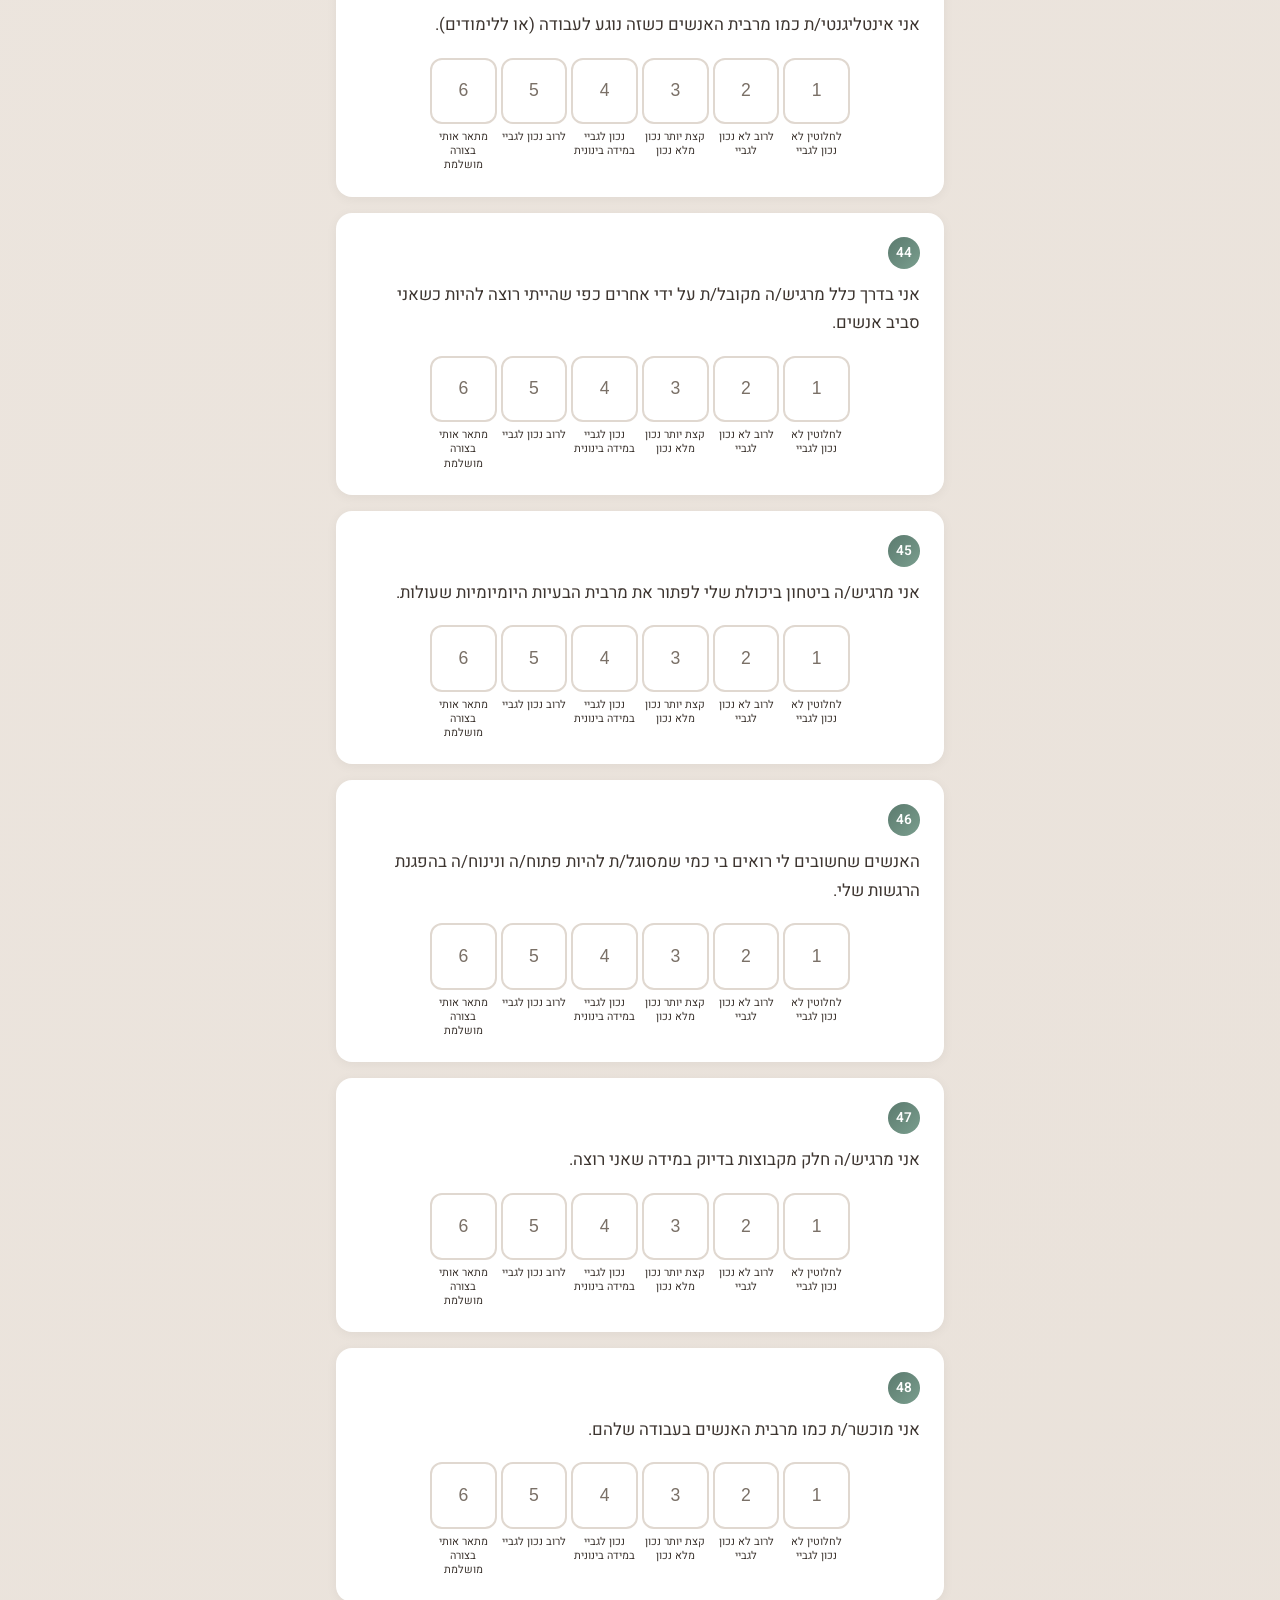
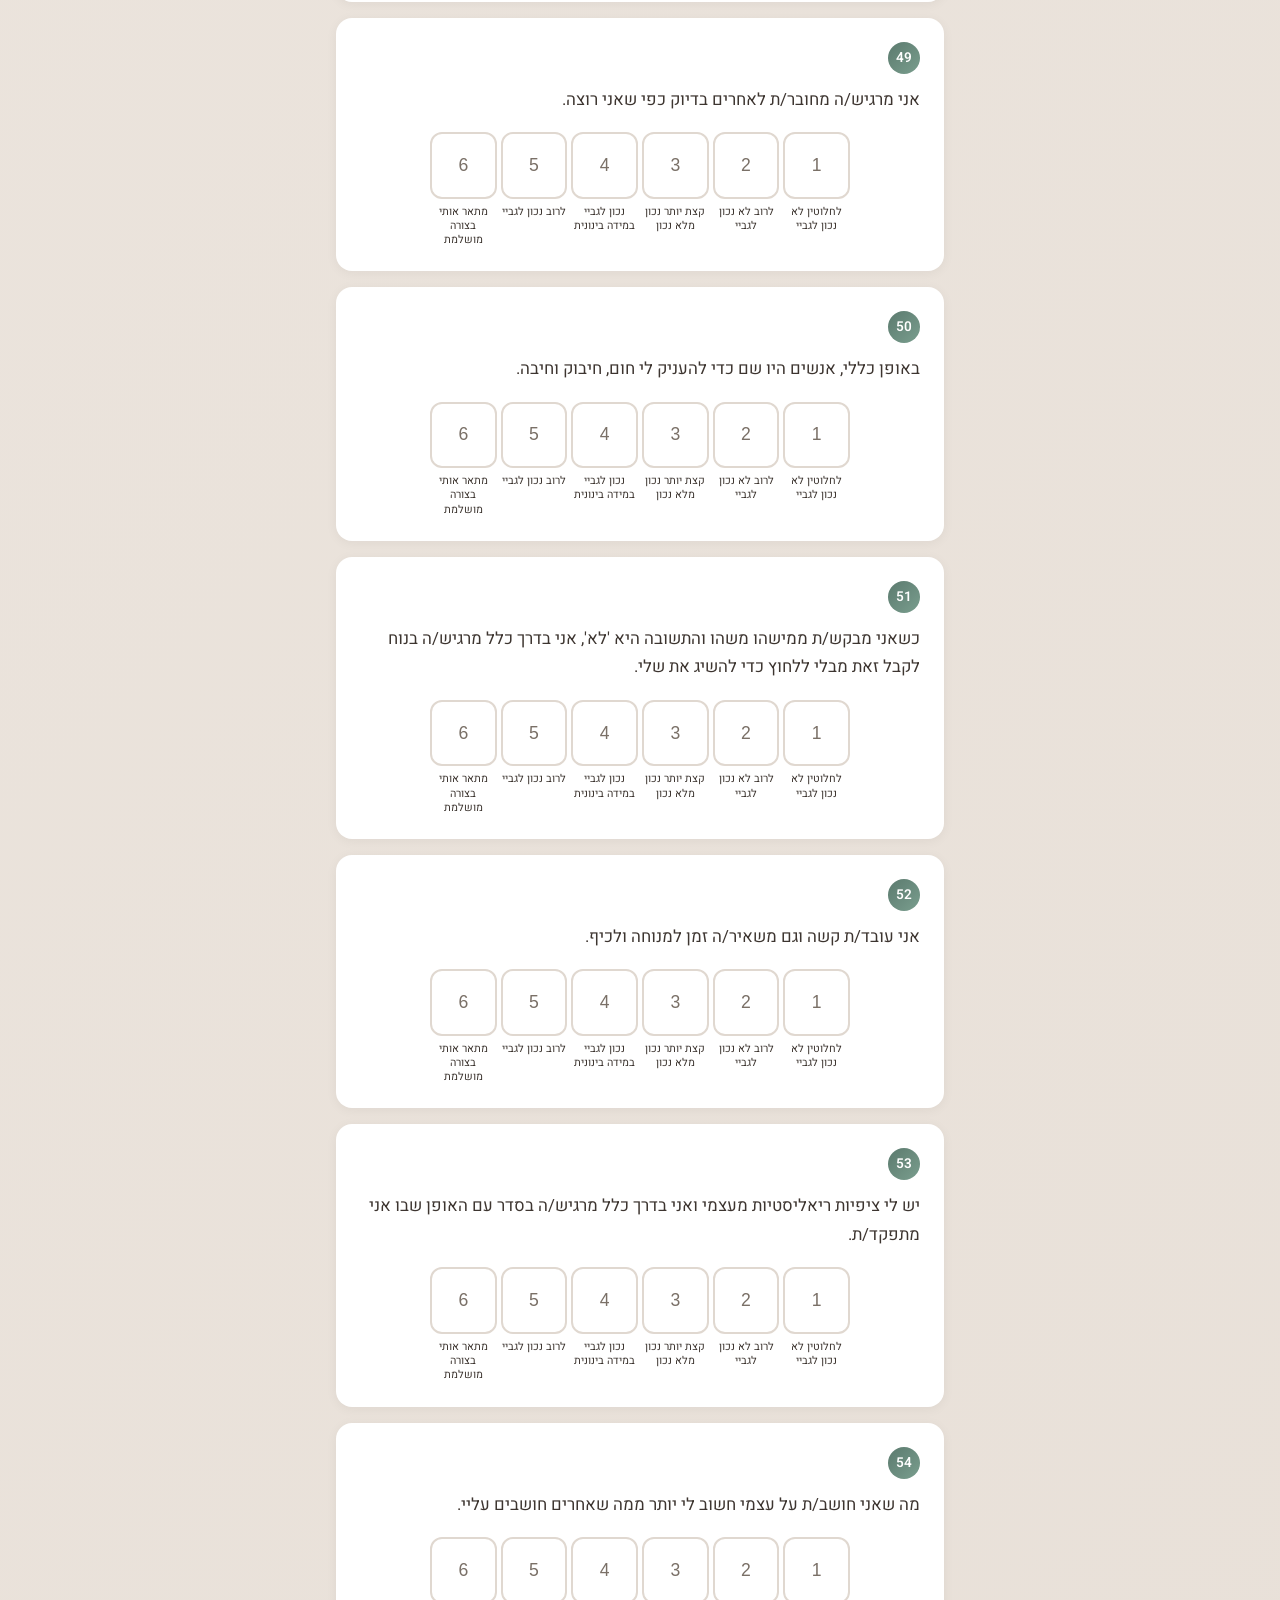
<file: ypsq.html>
<!DOCTYPE html>
<html lang="he" dir="rtl">
<head>
    <meta charset="UTF-8">
    <meta name="viewport" content="width=device-width, initial-scale=1.0">
    <title>שאלון סכמות חיוביות (YPSQ)</title>
    <link rel="stylesheet" href="style.css">
</head>
<body>
    <div id="app"><div class="loading">טוען שאלון...</div></div>
    <script src="data/ypsq.js"></script>
    <script src="app.js"></script>
</body>
</html>
</file>
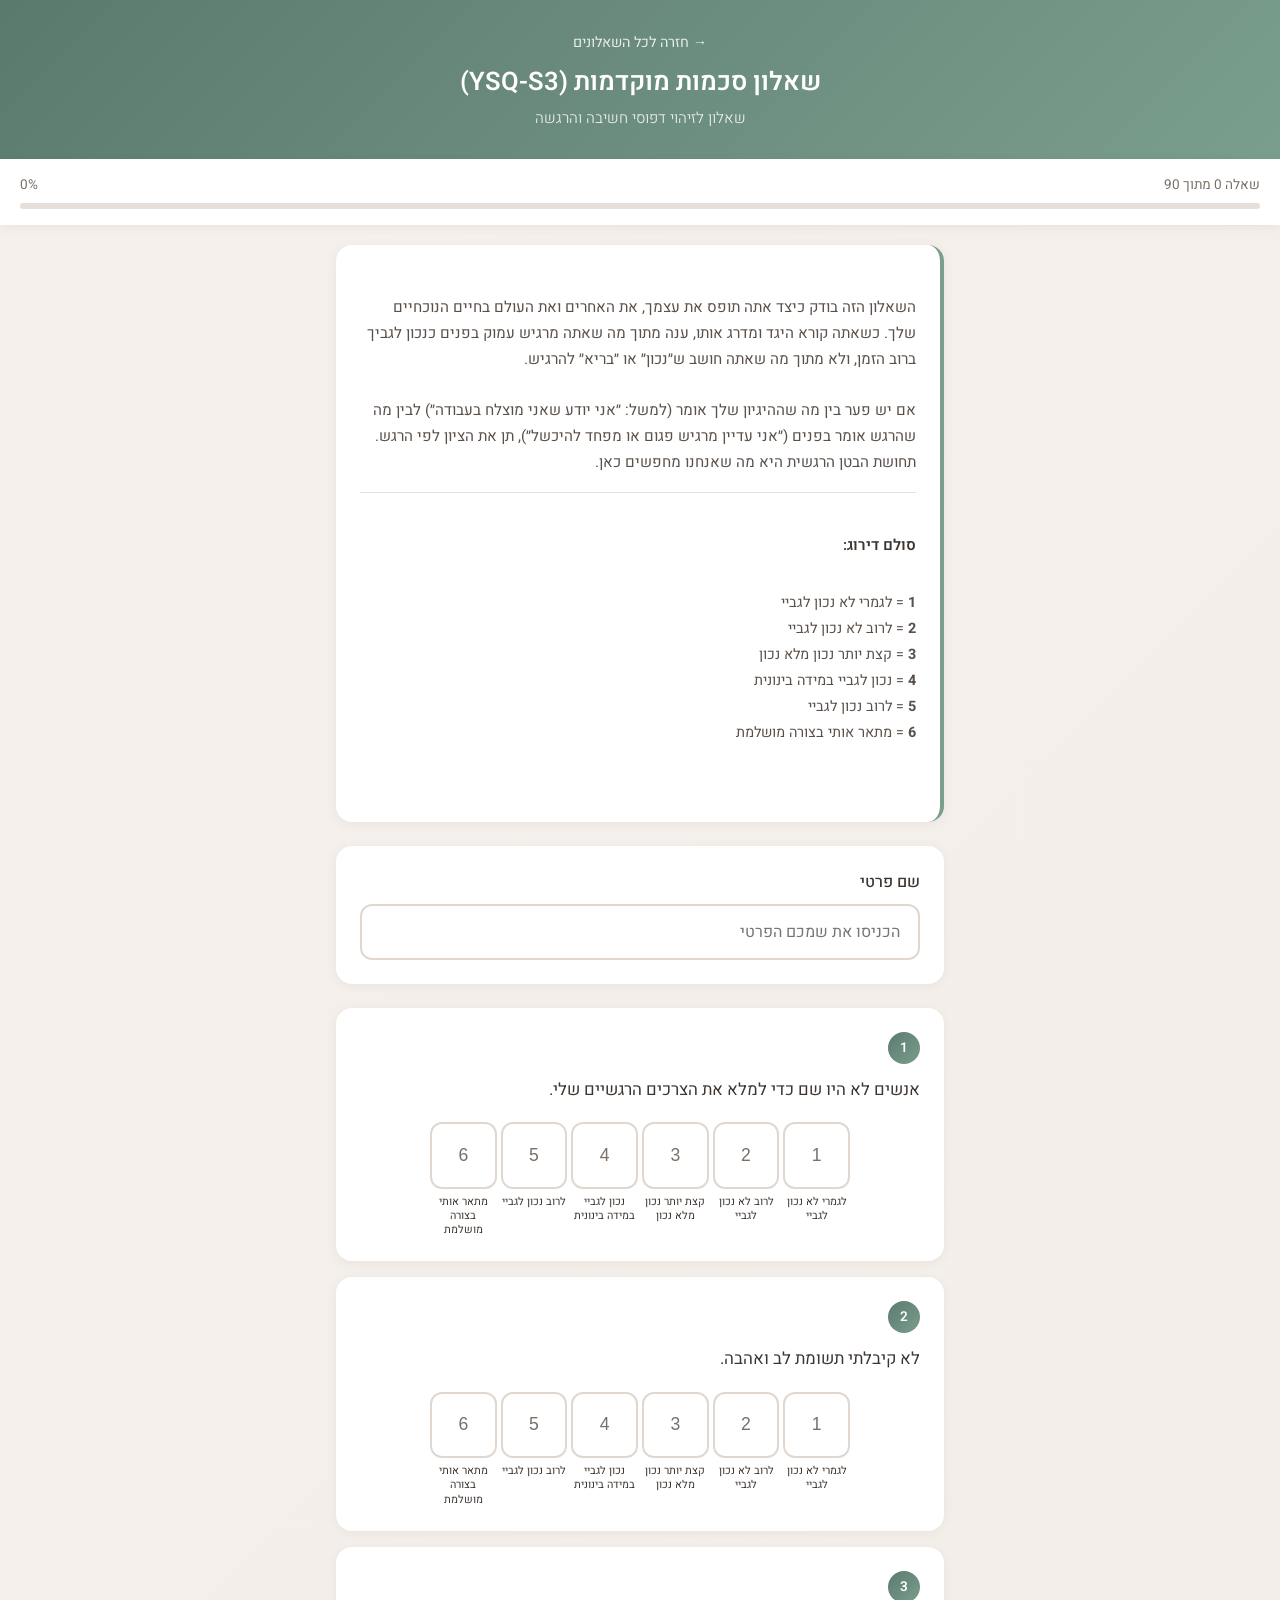
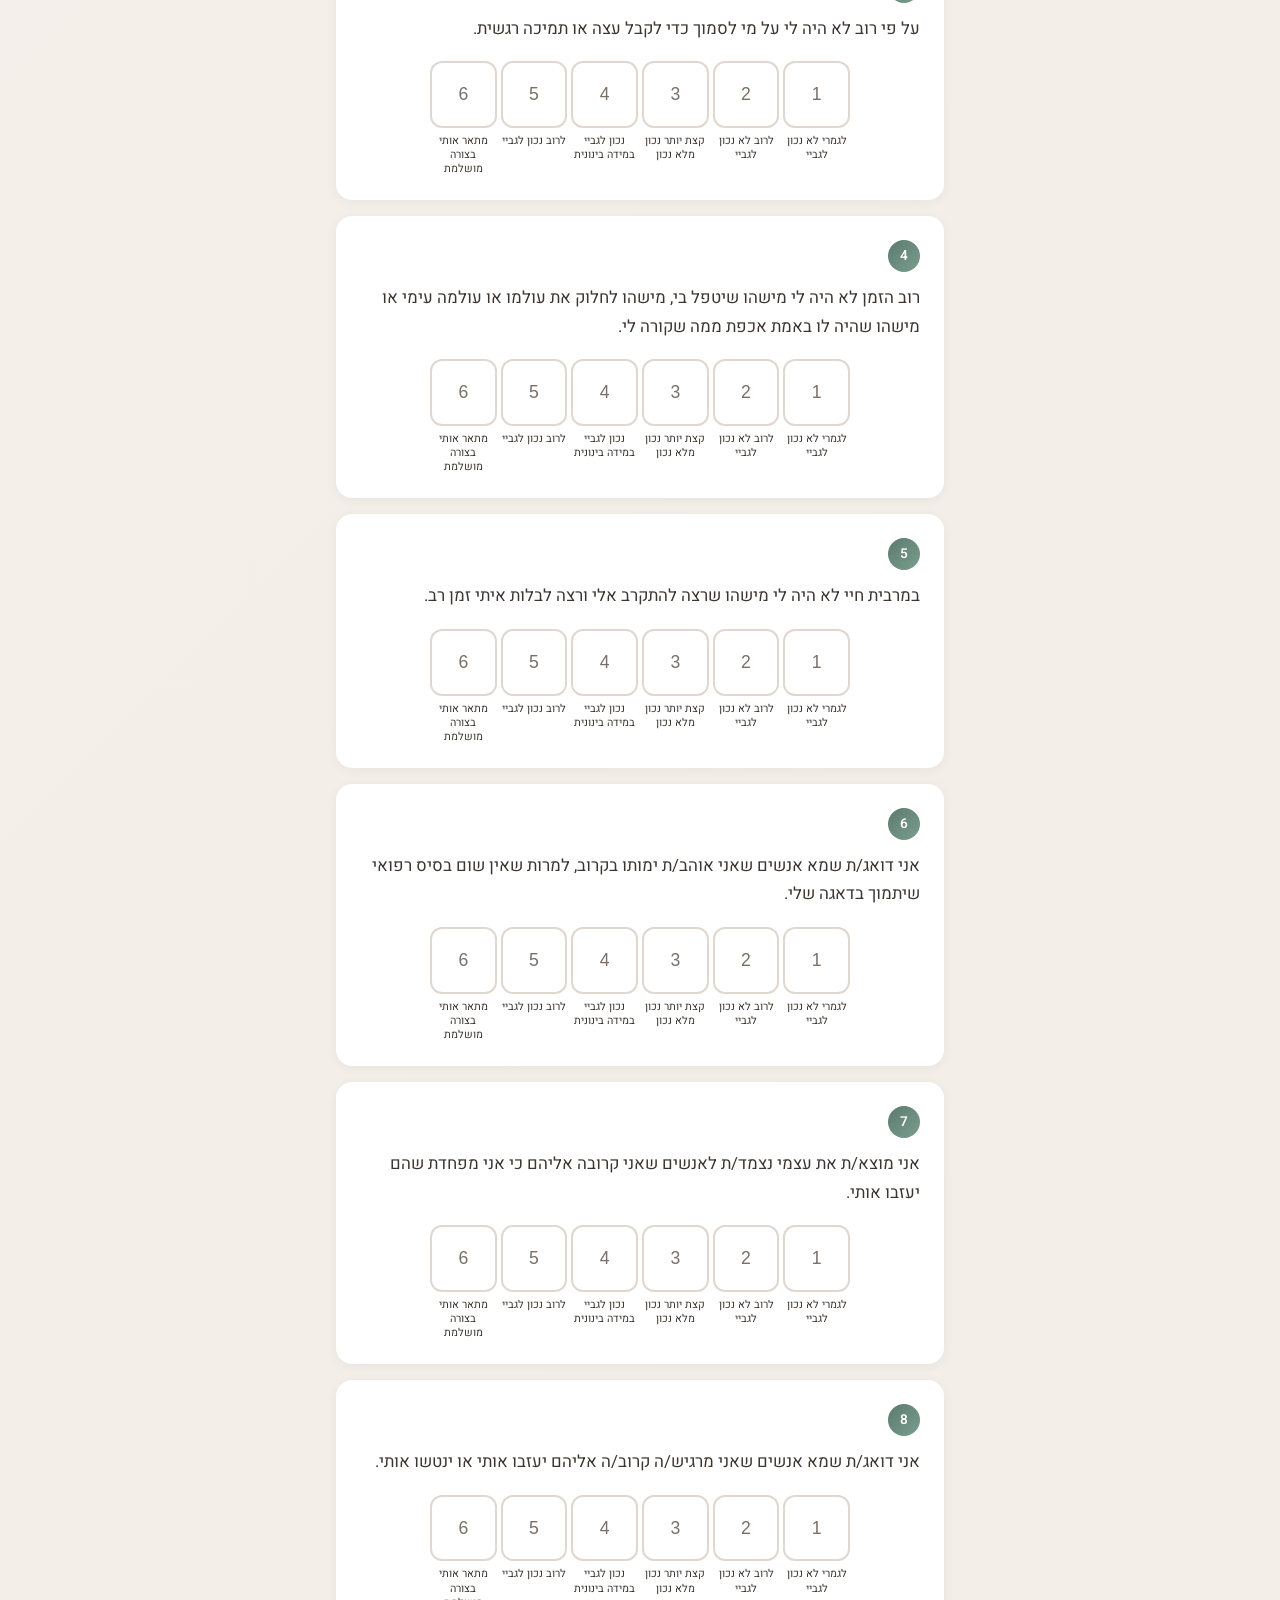
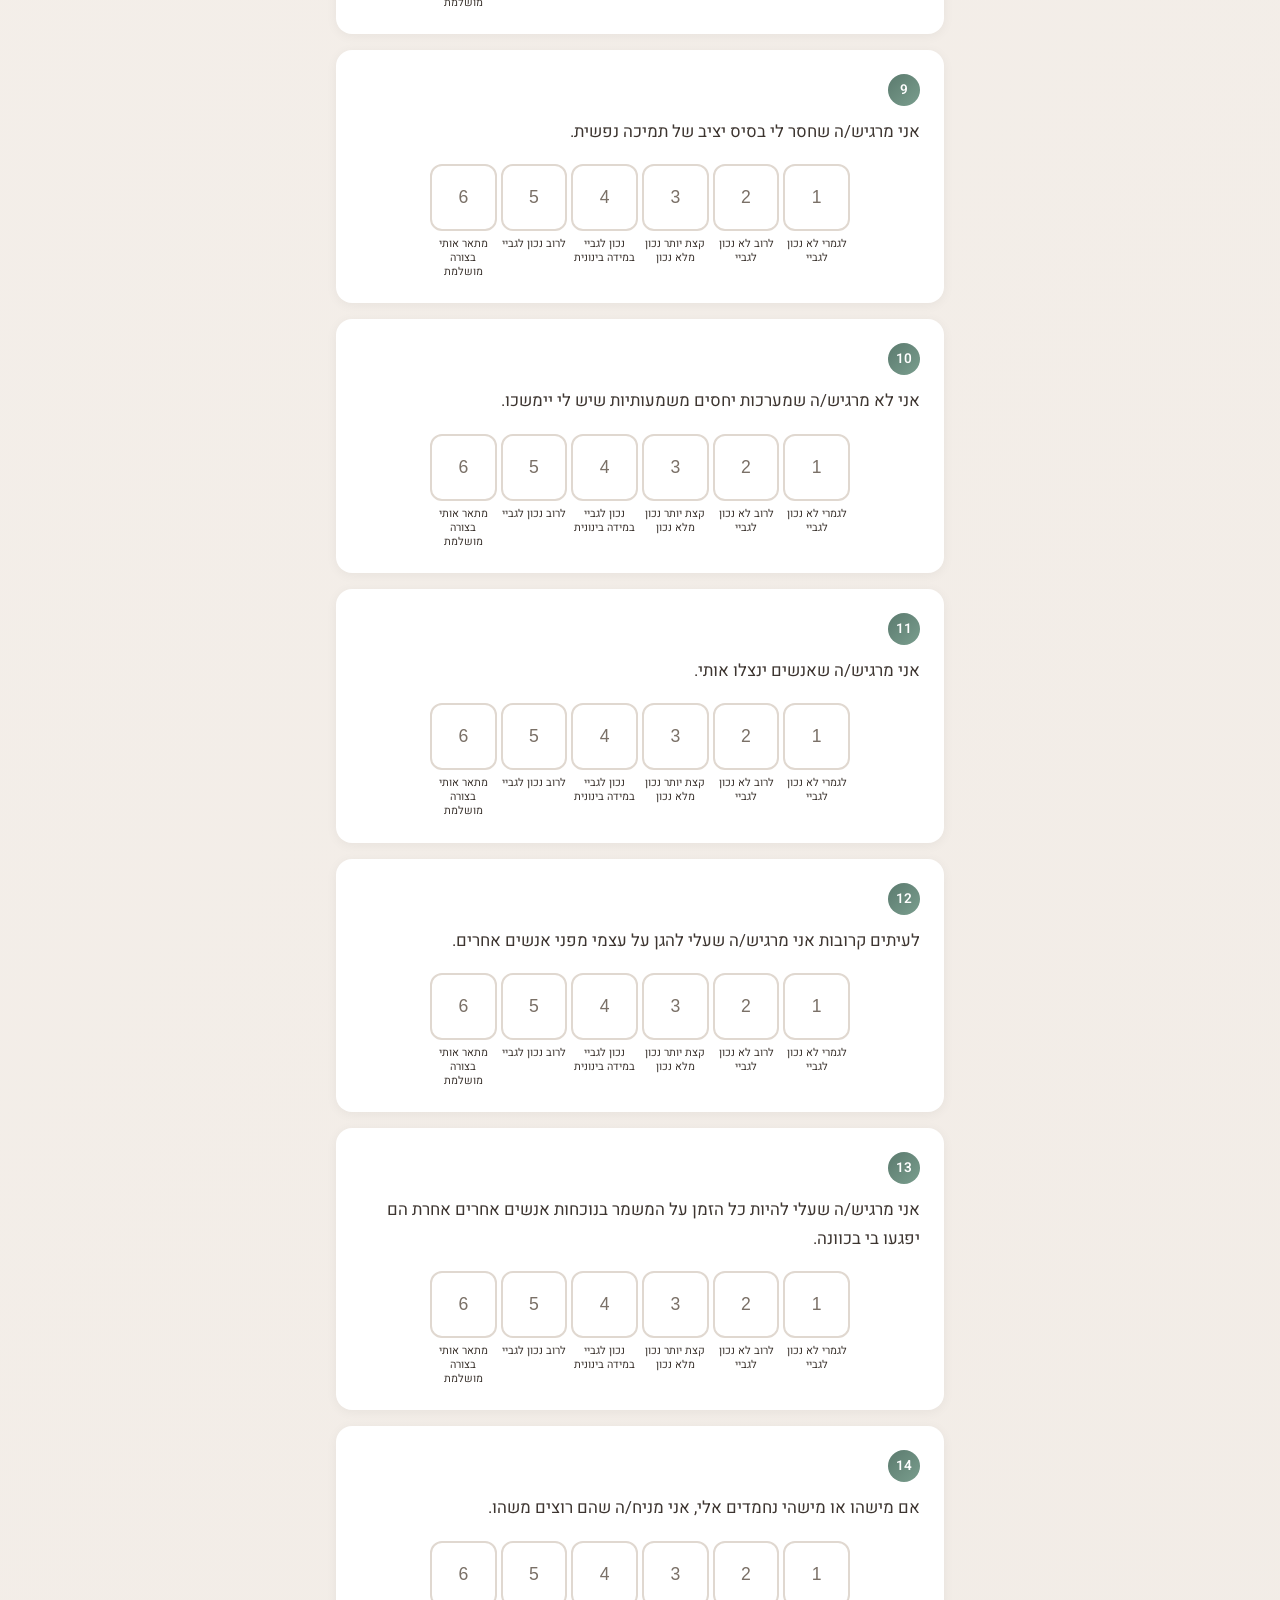
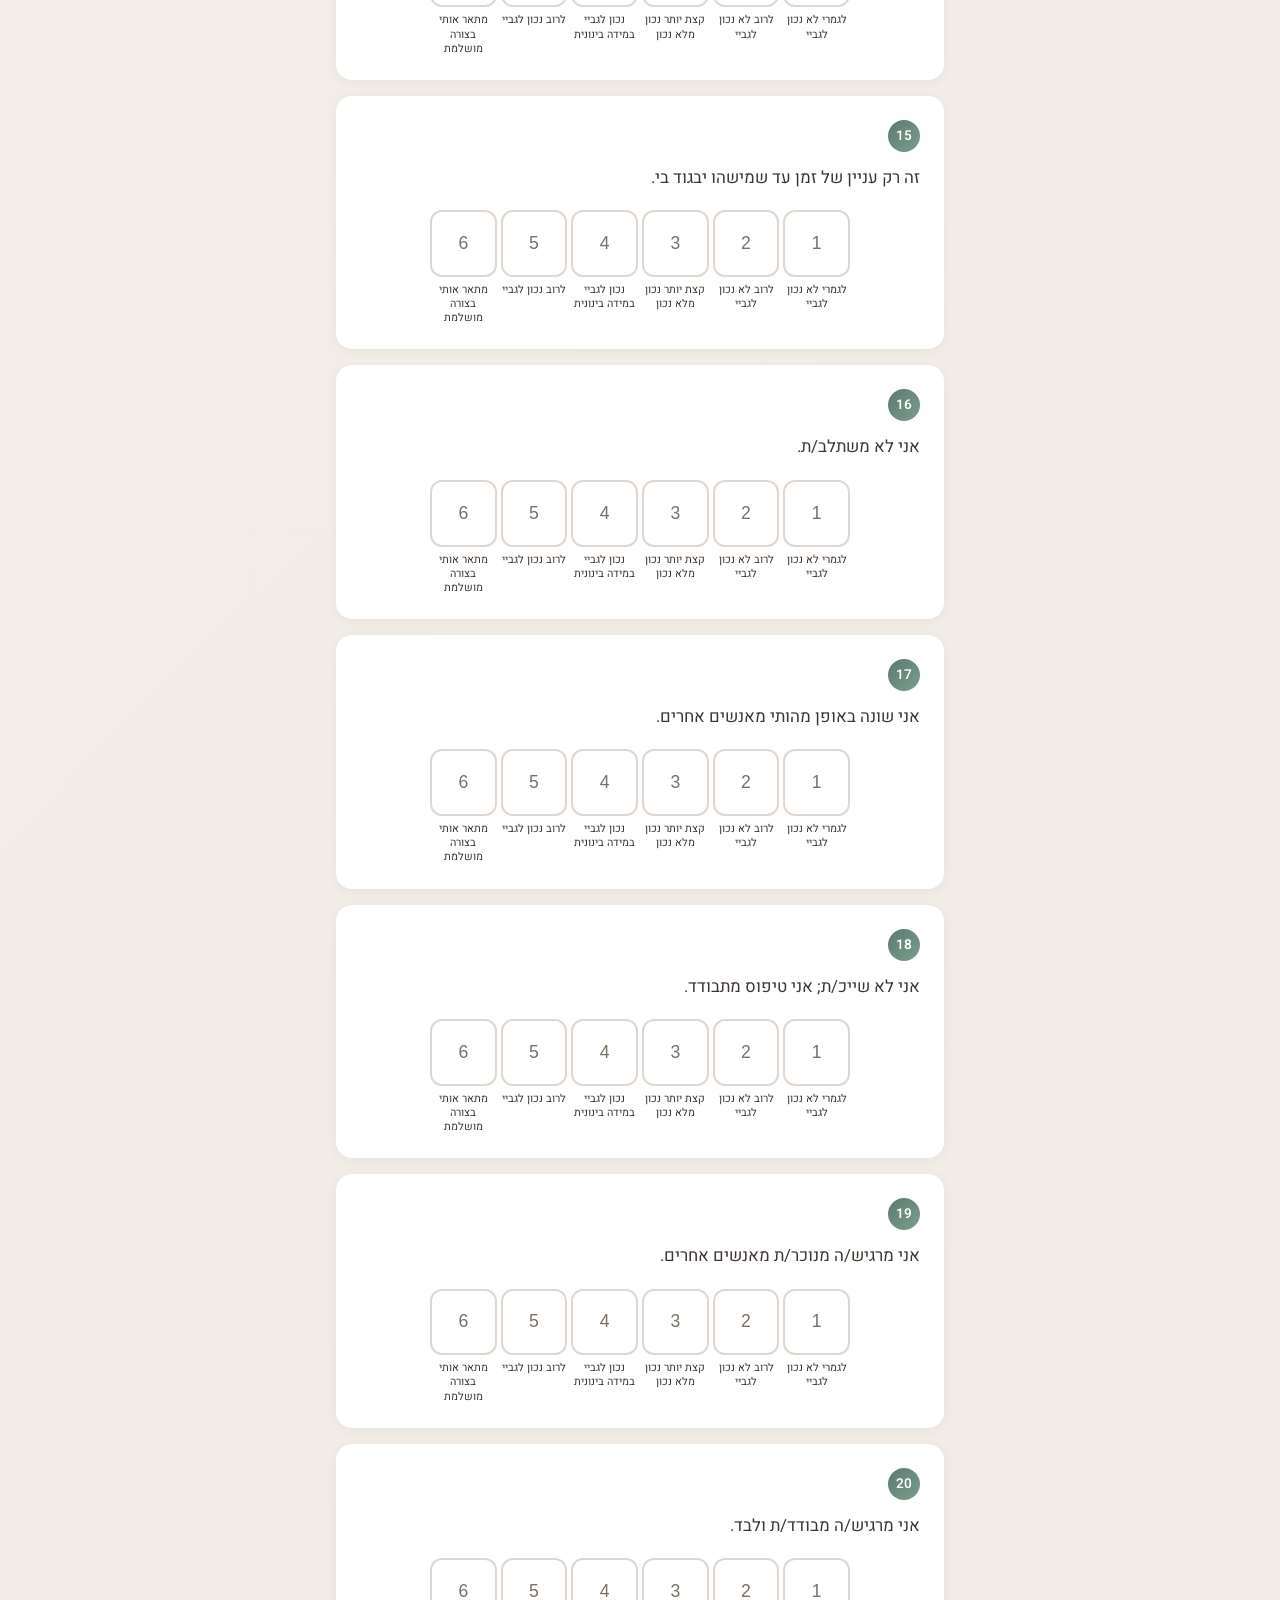
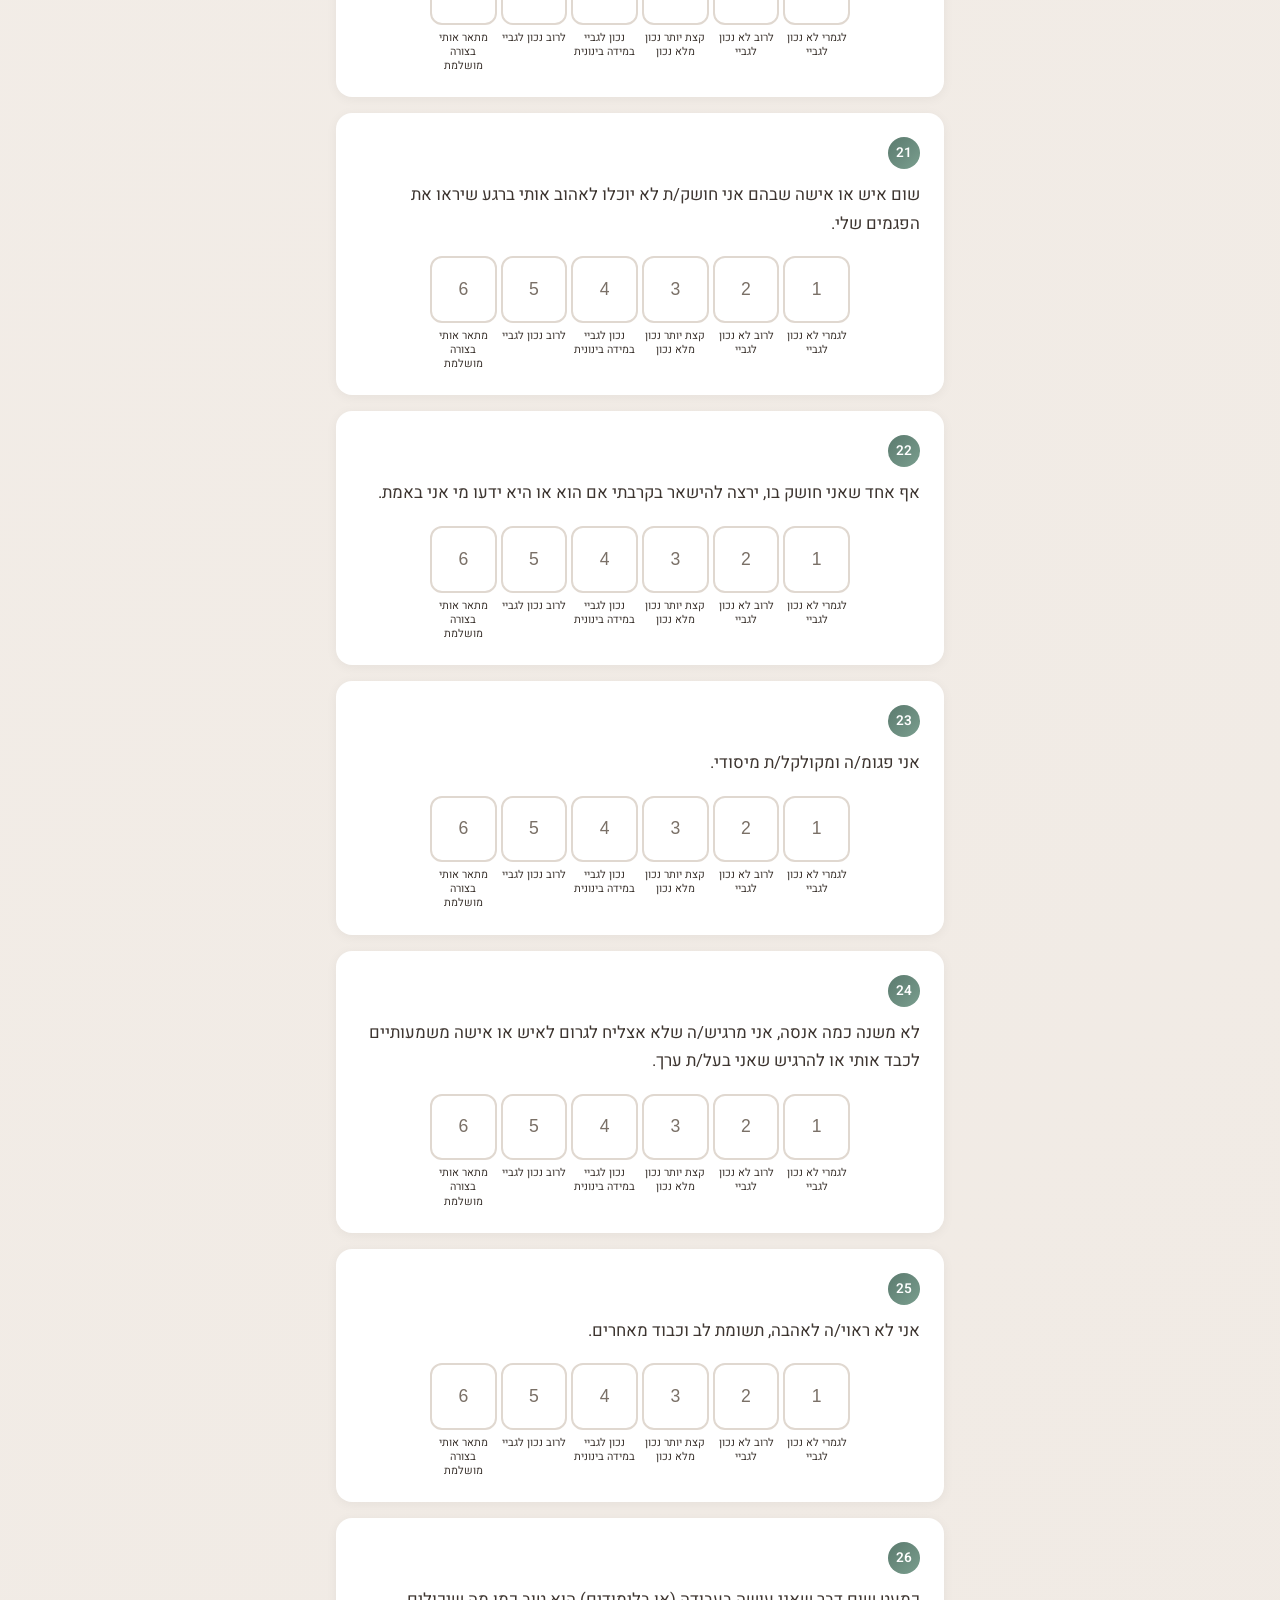
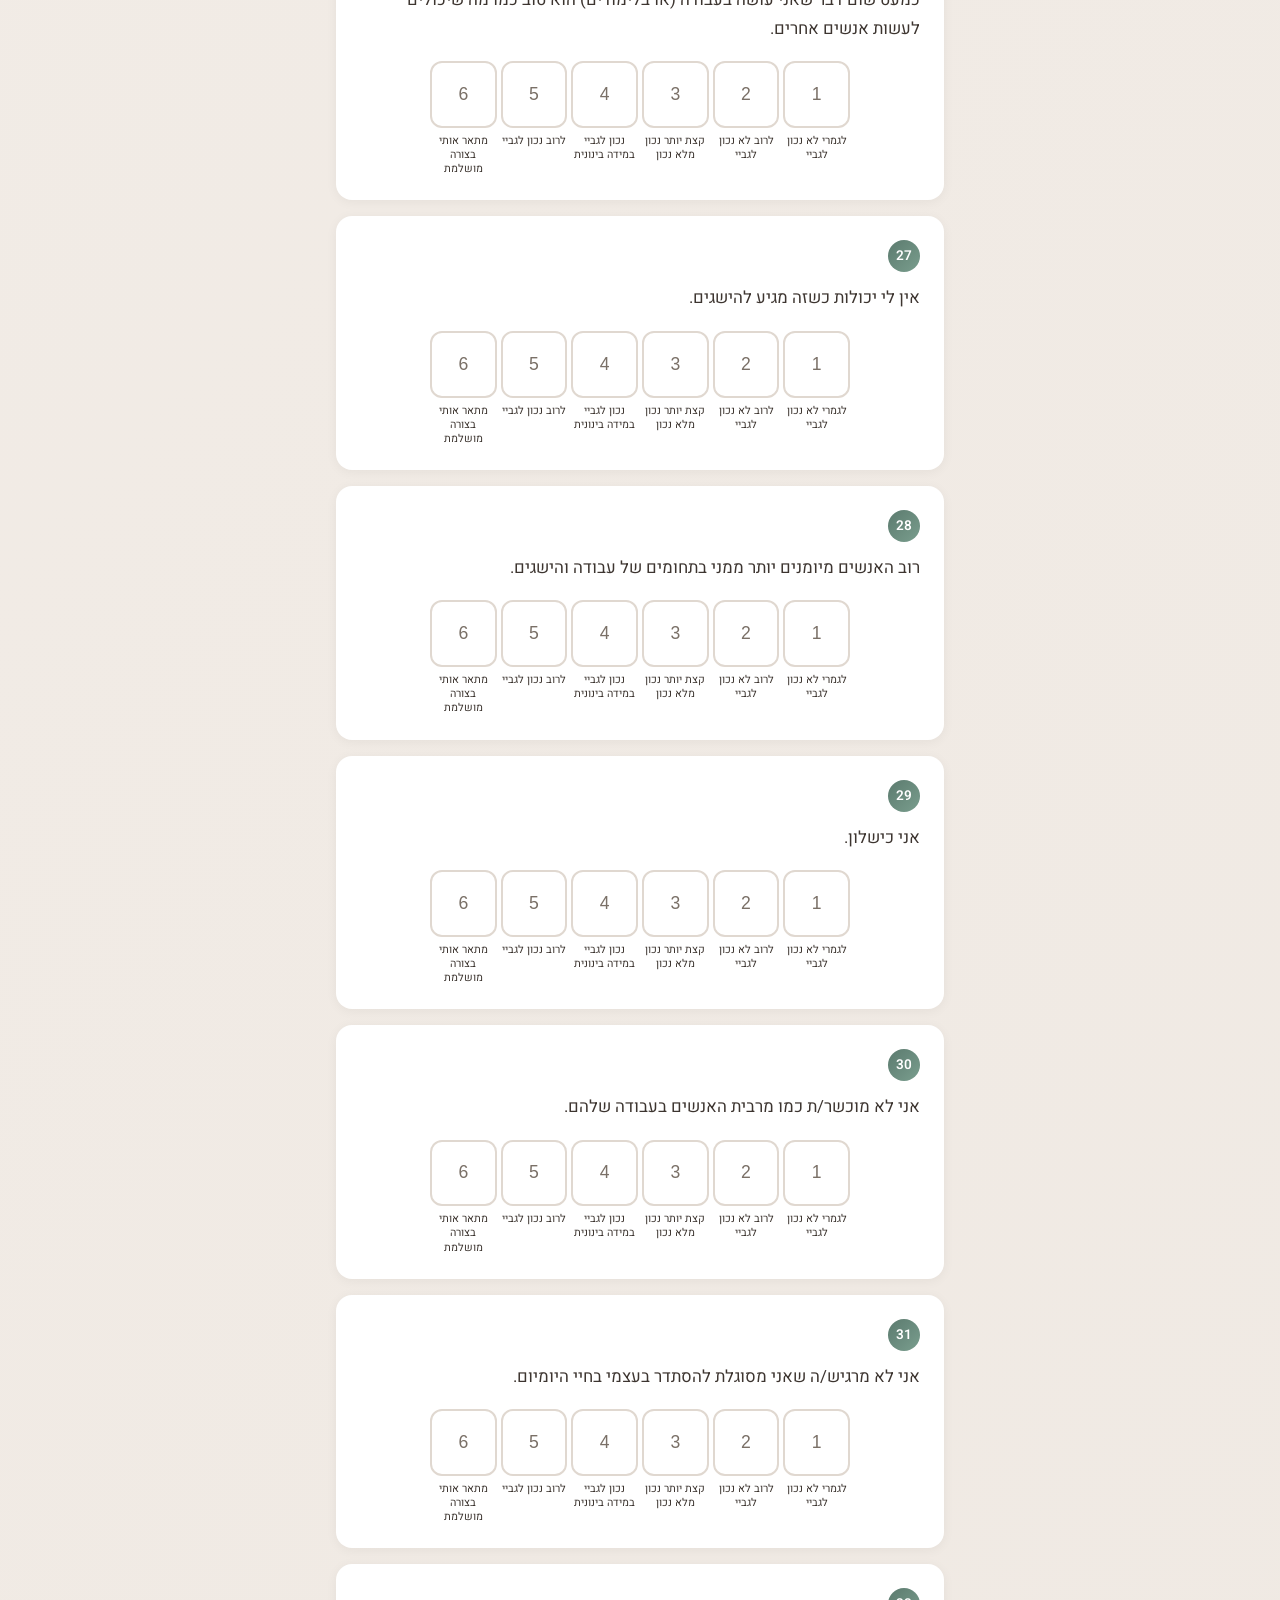
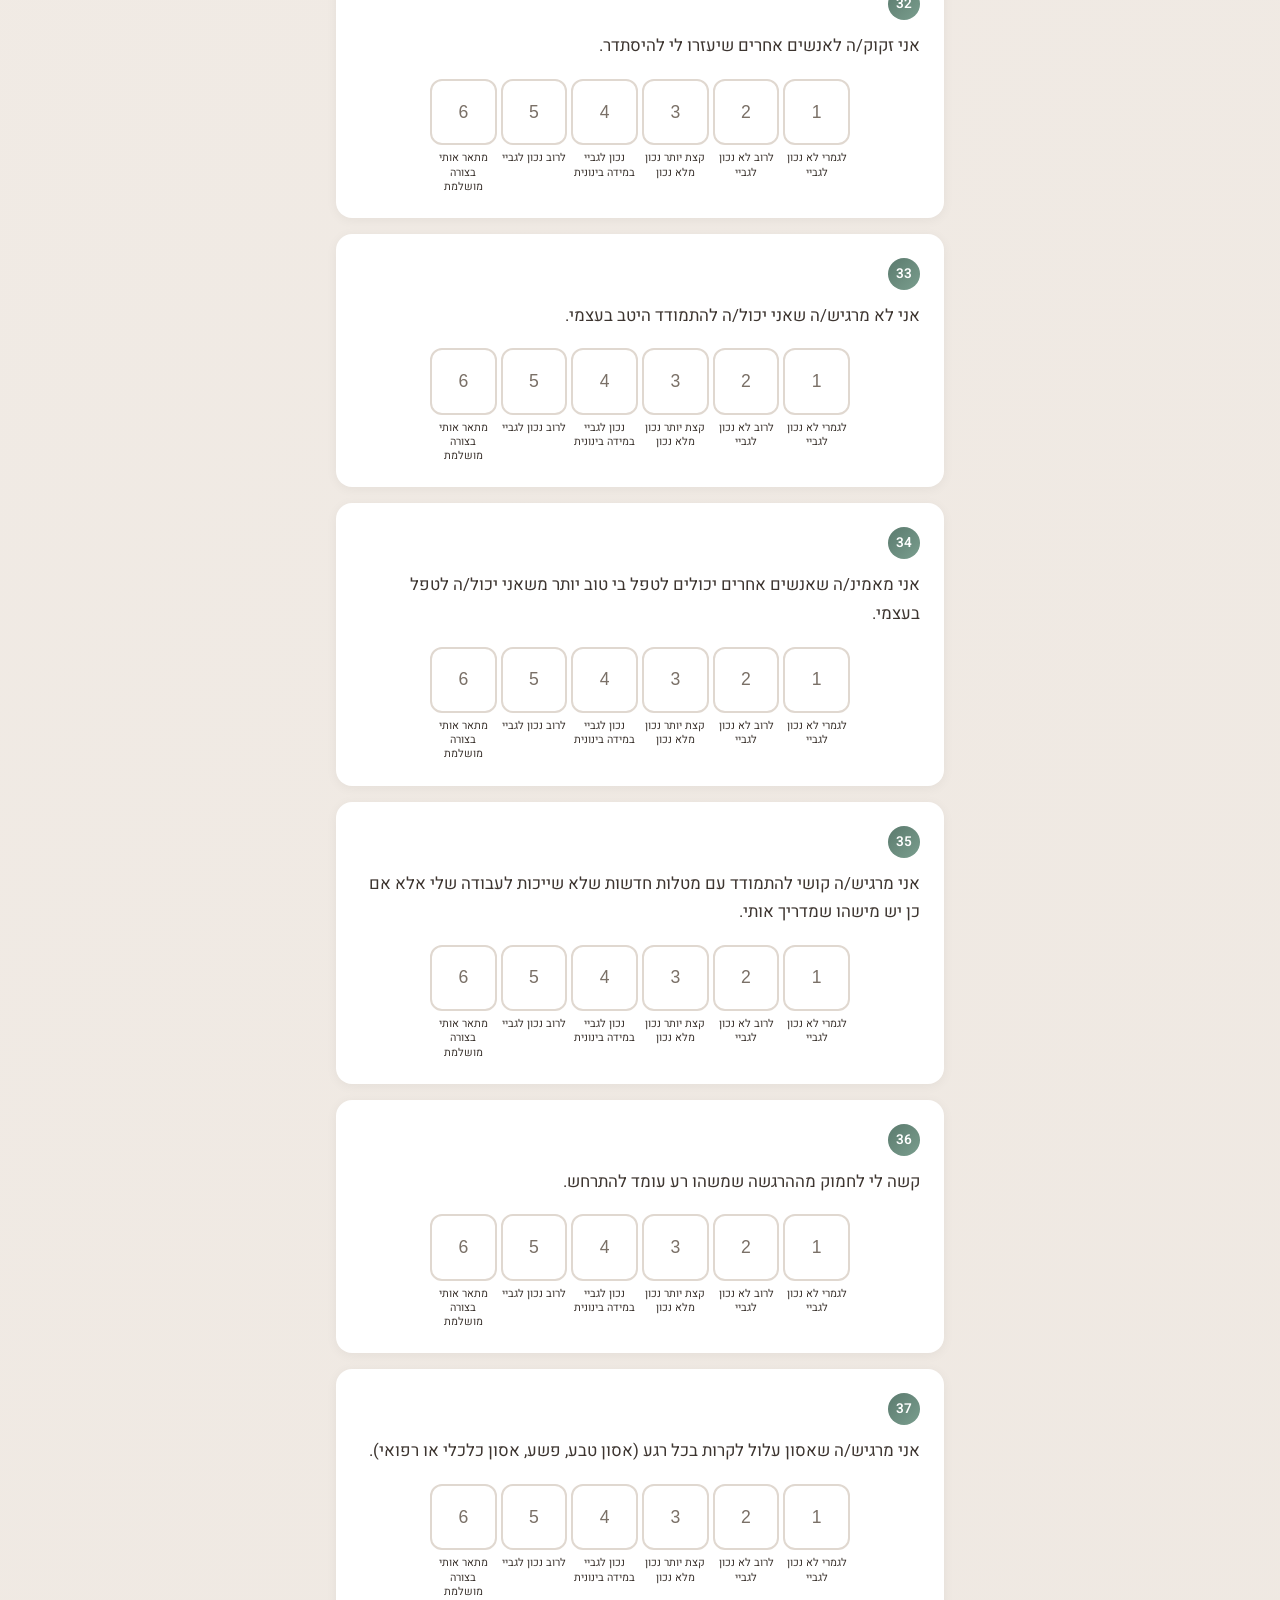
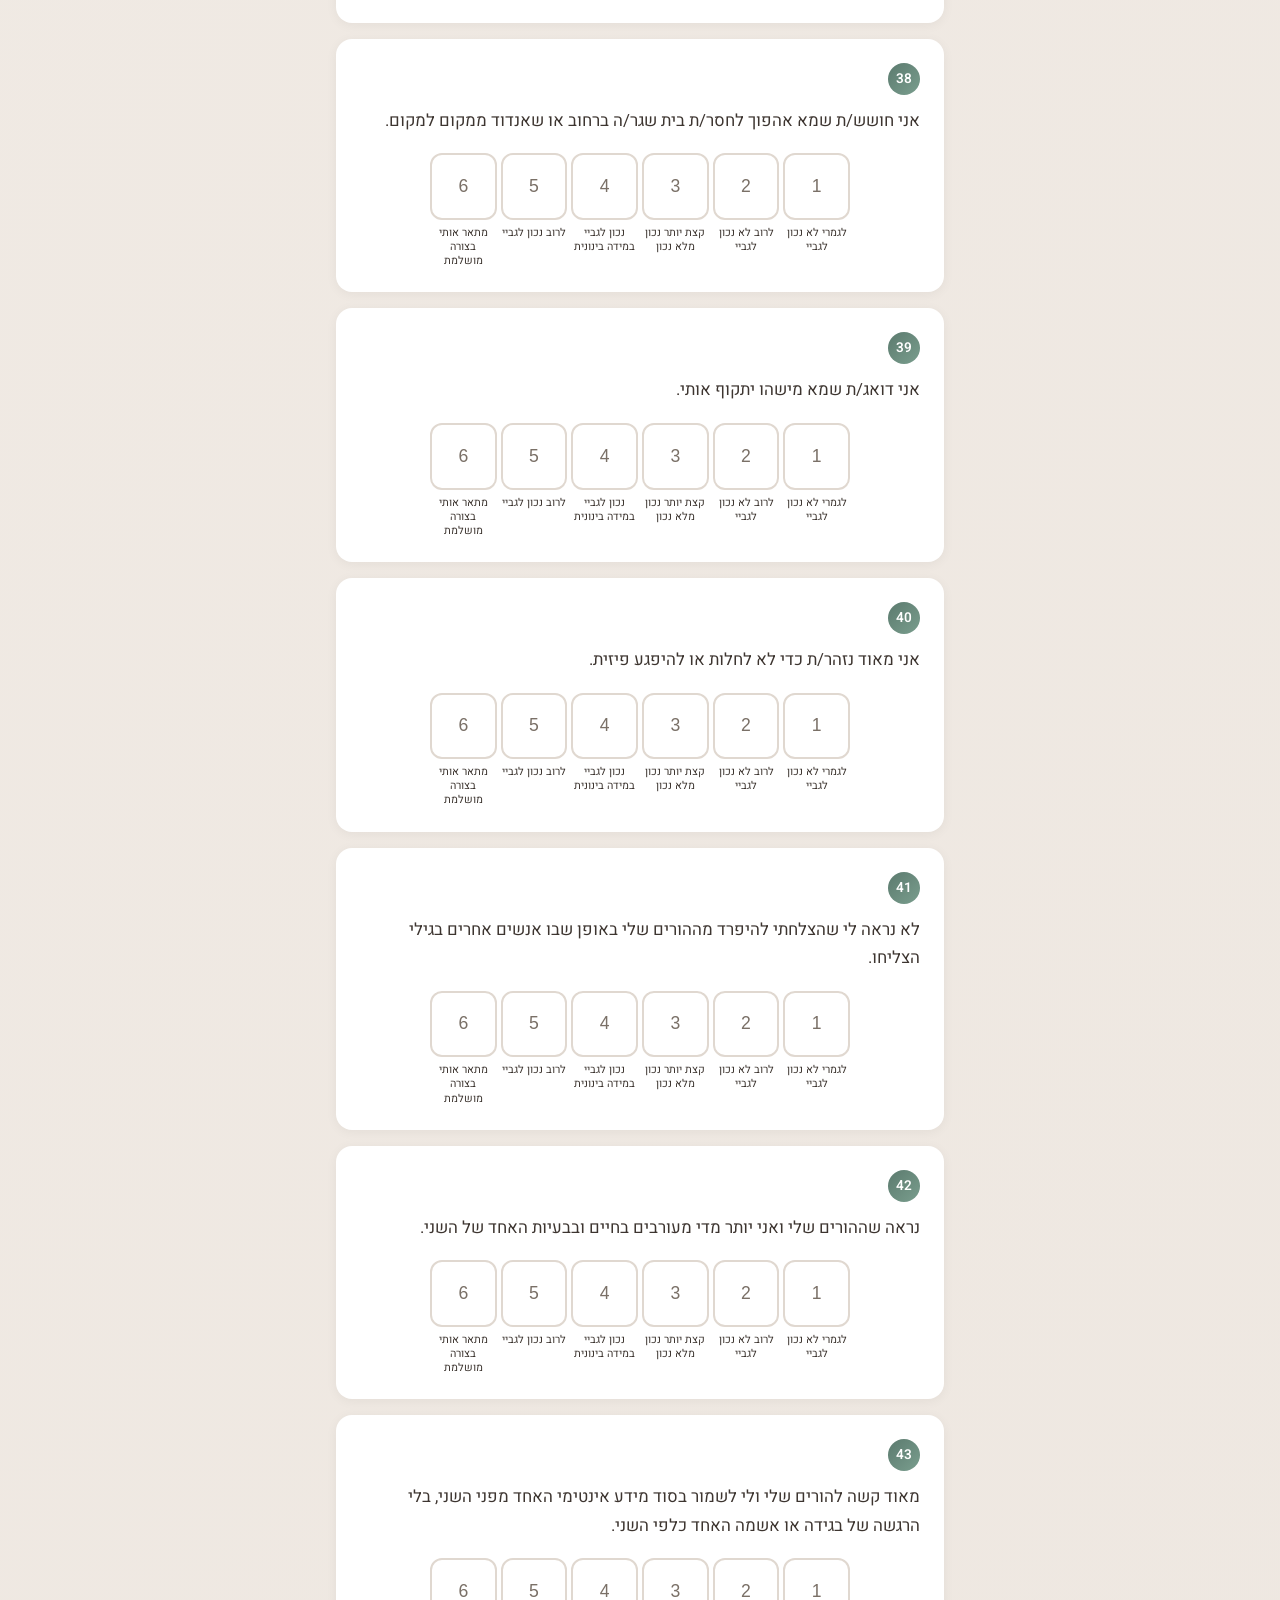
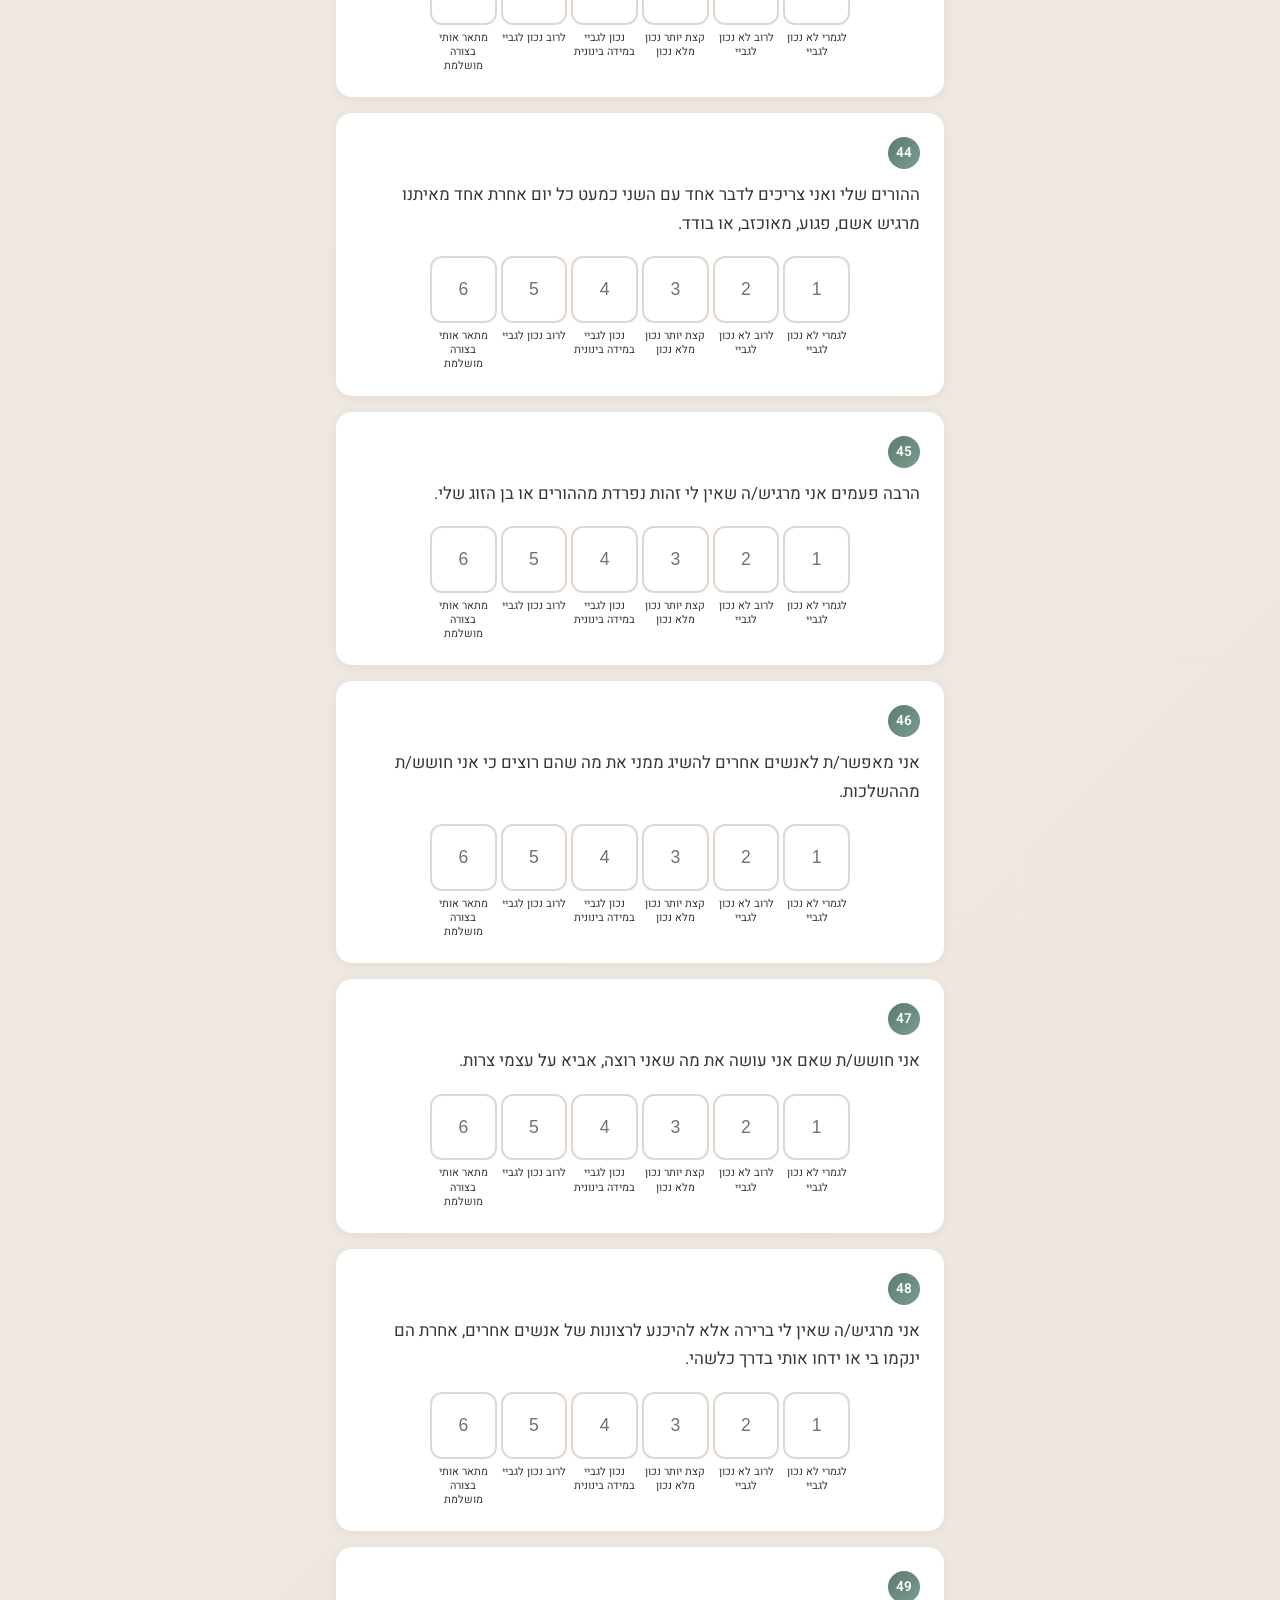
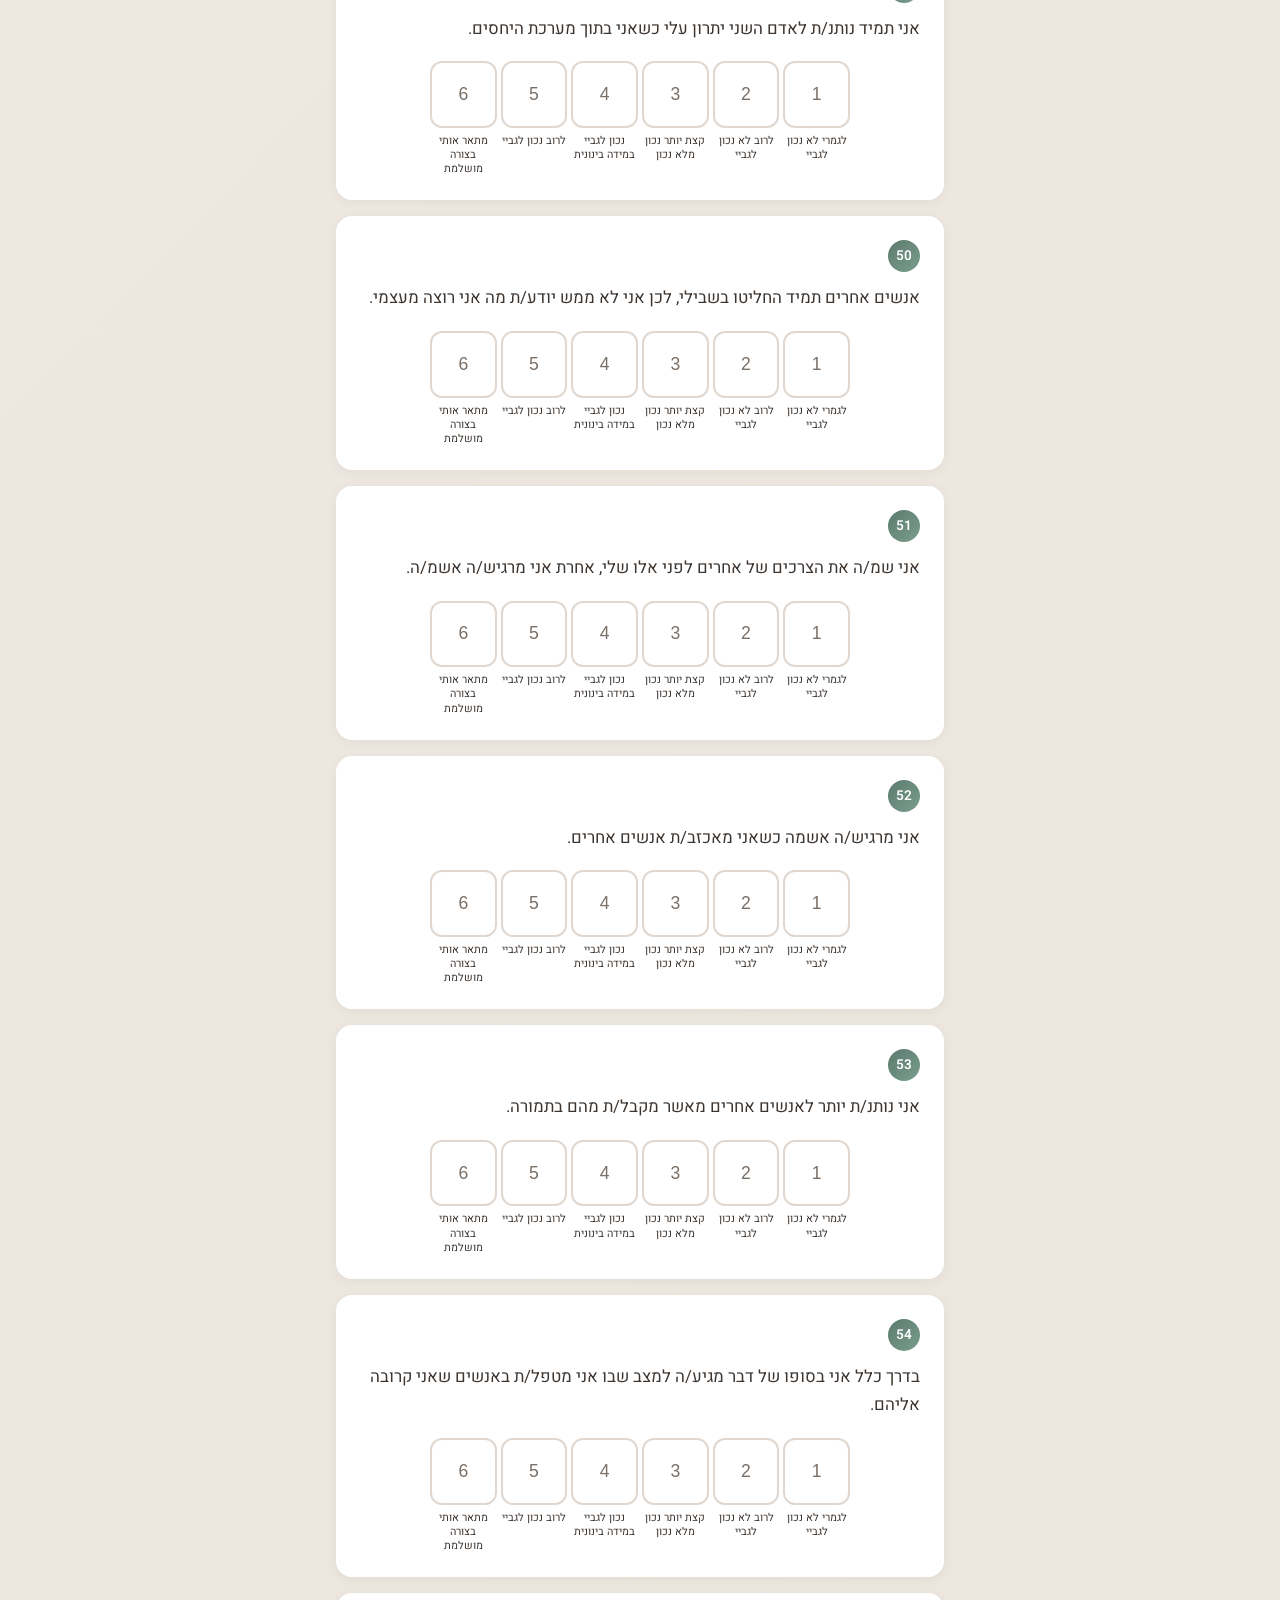
<file: ysq.html>
<!DOCTYPE html>
<html lang="he" dir="rtl">
<head>
    <meta charset="UTF-8">
    <meta name="viewport" content="width=device-width, initial-scale=1.0">
    <title>שאלון סכמות מוקדמות (YSQ-S3)</title>
    <link rel="stylesheet" href="style.css">
</head>
<body>
    <div id="app"><div class="loading">טוען שאלון...</div></div>
    <script src="data/ysq.js"></script>
    <script src="app.js"></script>
</body>
</html>
</file>
<file: style.css>
@import url('https://fonts.googleapis.com/css2?family=Heebo:wght@300;400;500;600;700&display=swap');

* { margin: 0; padding: 0; box-sizing: border-box; }

body {
  font-family: 'Heebo', sans-serif;
  background: linear-gradient(135deg, #f5f0eb 0%, #e8e0d8 100%);
  min-height: 100vh;
  color: #3d3530;
  direction: rtl;
}

/* ── Landing Page ── */
.landing-header {
  background: linear-gradient(135deg, #5b7a6e 0%, #7a9e8e 100%);
  padding: 50px 20px 40px;
  text-align: center;
  color: white;
}
.landing-header h1 { font-size: 2rem; font-weight: 700; margin-bottom: 8px; }
.landing-header p { font-size: 1.1rem; opacity: 0.9; font-weight: 300; }

.cards-container {
  max-width: 800px;
  margin: -20px auto 40px;
  padding: 0 16px;
  display: grid;
  grid-template-columns: repeat(auto-fit, minmax(280px, 1fr));
  gap: 16px;
}

.card {
  background: white;
  border-radius: 16px;
  padding: 28px 24px;
  box-shadow: 0 2px 12px rgba(0,0,0,0.06);
  transition: transform 0.2s, box-shadow 0.2s;
  text-decoration: none;
  color: inherit;
  display: block;
  border-right: 5px solid #7a9e8e;
}
.card:hover {
  transform: translateY(-3px);
  box-shadow: 0 6px 24px rgba(0,0,0,0.1);
}
.card h2 { font-size: 1.2rem; font-weight: 600; margin-bottom: 8px; color: #3d3530; }
.card .card-meta { font-size: 0.85rem; color: #9a8f87; margin-bottom: 10px; }
.card p { font-size: 0.95rem; color: #6a5f58; line-height: 1.6; }
.card .card-arrow {
  display: inline-block;
  margin-top: 14px;
  color: #5b7a6e;
  font-weight: 600;
  font-size: 0.9rem;
}

/* ── Questionnaire Page ── */
.q-header {
  background: linear-gradient(135deg, #5b7a6e 0%, #7a9e8e 100%);
  padding: 30px 20px;
  text-align: center;
  color: white;
  box-shadow: 0 4px 20px rgba(91,122,110,0.3);
}
.q-header h1 { font-size: 1.6rem; font-weight: 600; margin-bottom: 6px; }
.q-header p { font-size: 0.95rem; opacity: 0.9; font-weight: 300; }

.progress-container {
  background: white;
  padding: 16px 20px;
  position: sticky;
  top: 0;
  z-index: 100;
  box-shadow: 0 2px 10px rgba(0,0,0,0.06);
}
.progress-info {
  display: flex;
  justify-content: space-between;
  align-items: center;
  margin-bottom: 8px;
  font-size: 0.85rem;
  color: #7a7067;
}
.progress-bar { height: 6px; background: #e8e0d8; border-radius: 3px; overflow: hidden; }
.progress-fill {
  height: 100%;
  background: linear-gradient(90deg, #5b7a6e, #7a9e8e);
  border-radius: 3px;
  transition: width 0.4s ease;
  width: 0%;
}

.container { max-width: 640px; margin: 0 auto; padding: 20px 16px 40px; }

.instructions {
  background: white;
  border-radius: 16px;
  padding: 24px;
  margin-bottom: 24px;
  box-shadow: 0 2px 12px rgba(0,0,0,0.05);
  line-height: 1.7;
  font-size: 0.95rem;
  color: #5a504a;
  border-right: 4px solid #7a9e8e;
  white-space: pre-line;
}

.name-section {
  background: white;
  border-radius: 16px;
  padding: 24px;
  margin-bottom: 24px;
  box-shadow: 0 2px 12px rgba(0,0,0,0.05);
}
.name-section label { display: block; font-size: 1rem; font-weight: 500; margin-bottom: 10px; }
.name-input {
  width: 100%;
  padding: 14px 18px;
  border: 2px solid #e0d8d0;
  border-radius: 12px;
  font-size: 1rem;
  font-family: 'Heebo', sans-serif;
  color: #3d3530;
  transition: border-color 0.2s;
  direction: rtl;
}
.name-input:focus { outline: none; border-color: #7a9e8e; box-shadow: 0 0 0 3px rgba(122,158,142,0.15); }

/* ── Question Cards ── */
.question-card {
  background: white;
  border-radius: 16px;
  padding: 24px;
  margin-bottom: 16px;
  box-shadow: 0 2px 12px rgba(0,0,0,0.05);
  transition: transform 0.2s, box-shadow 0.2s;
}
.question-card:hover {
  transform: translateY(-1px);
  box-shadow: 0 4px 20px rgba(0,0,0,0.08);
}
.question-card.answered { border-right: 4px solid #7a9e8e; }
.question-card.unanswered-highlight {
  border-right: 4px solid #e74c3c;
  animation: shake 0.4s ease;
}

@keyframes shake {
  0%, 100% { transform: translateX(0); }
  25% { transform: translateX(4px); }
  75% { transform: translateX(-4px); }
}

.question-number {
  display: inline-flex;
  align-items: center;
  justify-content: center;
  width: 32px;
  height: 32px;
  background: linear-gradient(135deg, #5b7a6e, #7a9e8e);
  color: white;
  border-radius: 50%;
  font-size: 0.85rem;
  font-weight: 600;
  margin-bottom: 12px;
}
.question-text { font-size: 1.05rem; line-height: 1.7; margin-bottom: 18px; font-weight: 400; }

/* ── Scale Legend in Instructions ── */
.scale-legend { margin-top: 16px; padding-top: 14px; border-top: 1px solid #e8e0d8; }
.scale-legend-title { font-weight: 600; margin-bottom: 6px; color: #3d3530; }
.scale-legend-item { font-size: 0.9rem; line-height: 1.8; }

/* ── Scale Buttons ── */
.scale-with-labels { display: grid; grid-template-columns: repeat(6, 1fr); gap: 4px; max-width: 420px; margin: 0 auto; }
.scale-item { display: flex; flex-direction: column; align-items: center; }
.scale-item-label { font-size: 0.68rem; color: #3d3530; text-align: center; margin-top: 6px; line-height: 1.3; word-break: break-word; }
.scale-container { display: flex; gap: 8px; justify-content: center; }

.scale-btn {
  width: 100%;
  aspect-ratio: 1;
  border: 2px solid #e0d8d0;
  background: white;
  border-radius: 12px;
  font-size: 1.1rem;
  font-weight: 500;
  color: #7a7067;
  cursor: pointer;
  transition: all 0.2s;
  display: flex;
  align-items: center;
  justify-content: center;
}
.scale-btn:hover { border-color: #7a9e8e; background: #f0f7f4; color: #5b7a6e; }
.scale-btn.selected {
  background: linear-gradient(135deg, #5b7a6e, #7a9e8e);
  border-color: #5b7a6e;
  color: white;
  transform: scale(1.08);
  box-shadow: 0 3px 12px rgba(91,122,110,0.35);
}

/* ── Dual Rating (YPI) ── */
.dual-rating-section { margin-top: 14px; }
.dual-label {
  font-size: 0.9rem;
  font-weight: 600;
  color: #5b7a6e;
  margin-bottom: 8px;
  display: flex;
  align-items: center;
  gap: 6px;
}
.dual-label .icon { font-size: 1.1rem; }
.dual-group { margin-bottom: 14px; }
.dual-group:last-child { margin-bottom: 0; }

/* ── Submit ── */
.submit-section { text-align: center; padding: 30px 0; }
.submit-btn {
  background: linear-gradient(135deg, #5b7a6e, #7a9e8e);
  color: white;
  border: none;
  padding: 16px 48px;
  font-size: 1.1rem;
  font-family: 'Heebo', sans-serif;
  font-weight: 600;
  border-radius: 30px;
  cursor: pointer;
  box-shadow: 0 4px 20px rgba(91,122,110,0.35);
  transition: all 0.3s;
}
.submit-btn:hover { transform: translateY(-2px); box-shadow: 0 6px 28px rgba(91,122,110,0.45); }
.submit-btn:disabled { opacity: 0.5; cursor: not-allowed; transform: none; }

/* ── Results ── */
.results-container {
  animation: fadeIn 0.5s ease;
}
@keyframes fadeIn { from { opacity: 0; transform: translateY(20px); } to { opacity: 1; transform: translateY(0); } }

.results-header {
  background: white;
  border-radius: 16px;
  padding: 28px 24px;
  margin-bottom: 20px;
  box-shadow: 0 2px 12px rgba(0,0,0,0.05);
  text-align: center;
}
.results-header h2 { font-size: 1.4rem; font-weight: 600; color: #5b7a6e; margin-bottom: 6px; }
.results-header p { color: #7a7067; font-size: 0.95rem; }

.result-card {
  background: white;
  border-radius: 16px;
  padding: 20px 24px;
  margin-bottom: 12px;
  box-shadow: 0 2px 12px rgba(0,0,0,0.05);
  display: flex;
  align-items: center;
  gap: 16px;
}
.result-card.active { border-right: 4px solid #e74c3c; }
.result-card.inactive { border-right: 4px solid #7a9e8e; }
.result-card.high { border-right: 4px solid #e74c3c; }
.result-card.moderate { border-right: 4px solid #f39c12; }
.result-card.average { border-right: 4px solid #7a9e8e; }
.result-card.low { border-right: 4px solid #27ae60; }

.result-info { flex: 1; }
.result-name { font-size: 1rem; font-weight: 600; margin-bottom: 4px; }
.result-desc { font-size: 0.82rem; color: #9a8f87; line-height: 1.5; }

.result-score {
  text-align: center;
  min-width: 70px;
}
.result-score .score-value { font-size: 1.5rem; font-weight: 700; }
.result-score .score-label { font-size: 0.75rem; color: #9a8f87; }

.score-active { color: #e74c3c; }
.score-inactive { color: #7a9e8e; }
.score-high { color: #e74c3c; }
.score-moderate { color: #f39c12; }
.score-average { color: #7a9e8e; }
.score-low { color: #27ae60; }

/* Score bar */
.score-bar-container { margin-top: 8px; height: 6px; background: #e8e0d8; border-radius: 3px; overflow: hidden; }
.score-bar-fill { height: 100%; border-radius: 3px; transition: width 0.6s ease; }

/* ── YPI Dual Results ── */
.dual-result { display: flex; gap: 12px; align-items: center; }
.dual-result .result-parent { text-align: center; min-width: 55px; }
.dual-result .parent-label { font-size: 0.7rem; color: #9a8f87; margin-bottom: 2px; }
.dual-result .parent-score { font-size: 1.2rem; font-weight: 700; }

/* ── Category Headers ── */
.category-header {
  font-size: 1.1rem;
  font-weight: 600;
  color: #5b7a6e;
  margin: 24px 0 12px;
  padding: 12px 20px;
  background: rgba(122,158,142,0.1);
  border-radius: 12px;
}

/* ── Back Link ── */
.back-link {
  display: inline-flex;
  align-items: center;
  gap: 6px;
  color: white;
  text-decoration: none;
  font-size: 0.9rem;
  opacity: 0.85;
  margin-bottom: 10px;
}
.back-link:hover { opacity: 1; }

/* ── Loading ── */
.loading { text-align: center; padding: 60px 20px; color: #7a7067; font-size: 1.1rem; }

/* ── Thank You ── */
.thank-you-card {
  background: white;
  border-radius: 16px;
  padding: 48px 24px;
  margin-top: 40px;
  box-shadow: 0 2px 12px rgba(0,0,0,0.05);
  text-align: center;
  animation: fadeIn 0.5s ease;
}
.thank-you-icon {
  width: 64px;
  height: 64px;
  background: linear-gradient(135deg, #5b7a6e, #7a9e8e);
  color: white;
  border-radius: 50%;
  font-size: 2rem;
  display: flex;
  align-items: center;
  justify-content: center;
  margin: 0 auto 20px;
}
.thank-you-card h2 {
  font-size: 1.5rem;
  font-weight: 600;
  color: #5b7a6e;
  margin-bottom: 12px;
}
.thank-you-card p {
  font-size: 1.05rem;
  color: #5a504a;
  line-height: 1.8;
}

/* ── Chart ── */
.chart-card {
  background: white;
  border-radius: 16px;
  padding: 24px;
  margin-bottom: 20px;
  box-shadow: 0 2px 12px rgba(0,0,0,0.05);
}
.chart-title {
  font-size: 1.1rem;
  font-weight: 600;
  color: #5b7a6e;
  margin-bottom: 16px;
  text-align: center;
}
.chart-legend {
  display: flex;
  justify-content: center;
  gap: 20px;
  margin-bottom: 14px;
  font-size: 0.85rem;
  color: #5a504a;
}
.chart-legend-item { display: flex; align-items: center; gap: 6px; }
.chart-legend-dot { width: 12px; height: 12px; border-radius: 3px; display: inline-block; }
.chart-container { display: flex; flex-direction: column; gap: 8px; }
.chart-row {
  display: flex;
  align-items: center;
  gap: 10px;
}
.chart-label {
  width: 120px;
  font-size: 0.78rem;
  font-weight: 500;
  color: #3d3530;
  text-align: right;
  flex-shrink: 0;
  line-height: 1.3;
}
.chart-bar-bg {
  flex: 1;
  height: 18px;
  background: #f0ebe6;
  border-radius: 9px;
  overflow: hidden;
}
.chart-bar-fill {
  height: 100%;
  border-radius: 9px;
  transition: width 0.8s ease;
  min-width: 2px;
}
.chart-dual-bars {
  flex: 1;
  display: flex;
  flex-direction: column;
  gap: 3px;
}
.chart-dual-bars .chart-bar-bg { height: 10px; border-radius: 5px; }
.chart-dual-bars .chart-bar-fill { border-radius: 5px; }
.chart-value {
  width: 50px;
  font-size: 0.8rem;
  font-weight: 700;
  text-align: left;
  flex-shrink: 0;
}

/* ── Responsive ── */
@media (max-width: 480px) {
  .q-header { padding: 24px 16px; }
  .q-header h1 { font-size: 1.35rem; }
  .question-card { padding: 20px; }
  .scale-btn { border-radius: 10px; font-size: 0.95rem; }
  .scale-item-label { font-size: 0.6rem; }
  .cards-container { grid-template-columns: 1fr; }
  .landing-header h1 { font-size: 1.6rem; }
  .result-card { flex-direction: column; text-align: center; }
  .chart-label { width: 80px; font-size: 0.7rem; }
  .chart-value { width: 40px; font-size: 0.7rem; }
  .dual-result { justify-content: center; }
}
</file>
<file: dashboard.css>
@import url('https://fonts.googleapis.com/css2?family=Heebo:wght@300;400;500;600;700&display=swap');

* { margin: 0; padding: 0; box-sizing: border-box; }

body {
  font-family: 'Heebo', sans-serif;
  background: #f5f0eb;
  min-height: 100vh;
  color: #3d3530;
  direction: rtl;
}

/* ── Top Bar ── */
.dash-topbar {
  background: linear-gradient(135deg, #3d5a4e 0%, #5b7a6e 100%);
  padding: 14px 24px;
  display: flex;
  justify-content: space-between;
  align-items: center;
  color: white;
  box-shadow: 0 2px 12px rgba(0,0,0,0.15);
  position: sticky;
  top: 0;
  z-index: 100;
}
.dash-topbar-right {
  display: flex;
  align-items: center;
  gap: 14px;
}
.dash-topbar-title { font-size: 1.15rem; font-weight: 600; }
.dash-topbar-subtitle { font-size: 0.8rem; opacity: 0.75; }
.dash-topbar-actions { display: flex; gap: 10px; align-items: center; }
.dash-topbar-btn {
  background: rgba(255,255,255,0.15);
  border: 1px solid rgba(255,255,255,0.25);
  color: white;
  padding: 7px 18px;
  border-radius: 8px;
  font-family: 'Heebo', sans-serif;
  font-size: 0.85rem;
  cursor: pointer;
  transition: all 0.2s;
}
.dash-topbar-btn:hover { background: rgba(255,255,255,0.25); }

/* ── Login ── */
.login-container {
  display: flex;
  justify-content: center;
  align-items: center;
  min-height: calc(100vh - 56px);
  padding: 20px;
}
.login-card {
  background: white;
  border-radius: 20px;
  padding: 48px 40px;
  max-width: 400px;
  width: 100%;
  box-shadow: 0 4px 24px rgba(0,0,0,0.08);
  text-align: center;
}
.login-icon {
  width: 64px; height: 64px;
  background: linear-gradient(135deg, #5b7a6e, #7a9e8e);
  color: white; border-radius: 16px;
  font-size: 1.8rem;
  display: flex; align-items: center; justify-content: center;
  margin: 0 auto 20px;
}
.login-card h2 { font-size: 1.4rem; font-weight: 600; color: #3d3530; margin-bottom: 8px; }
.login-card p { font-size: 0.95rem; color: #7a7067; margin-bottom: 28px; }
.login-input {
  width: 100%; padding: 14px 18px;
  border: 2px solid #e0d8d0; border-radius: 12px;
  font-size: 1rem; font-family: 'Heebo', sans-serif;
  color: #3d3530; text-align: center;
  margin-bottom: 16px; transition: border-color 0.2s;
}
.login-input:focus { outline: none; border-color: #7a9e8e; box-shadow: 0 0 0 3px rgba(122,158,142,0.15); }
.login-btn {
  width: 100%; padding: 14px;
  background: linear-gradient(135deg, #5b7a6e, #7a9e8e);
  color: white; border: none; border-radius: 12px;
  font-size: 1.05rem; font-family: 'Heebo', sans-serif;
  font-weight: 600; cursor: pointer; transition: all 0.2s;
}
.login-btn:hover { transform: translateY(-1px); box-shadow: 0 4px 16px rgba(91,122,110,0.35); }
.login-error { color: #e74c3c; font-size: 0.9rem; margin-top: 12px; display: none; }

/* ── Content Container ── */
.dash-content { max-width: 1100px; margin: 0 auto; padding: 24px 20px 40px; }

/* ── Section Header ── */
.dash-section-header {
  display: flex; justify-content: space-between; align-items: center;
  margin-bottom: 20px;
}
.dash-section-title { font-size: 1.3rem; font-weight: 600; color: #3d3530; }
.dash-search {
  padding: 10px 16px;
  border: 2px solid #e0d8d0; border-radius: 10px;
  font-size: 0.9rem; font-family: 'Heebo', sans-serif;
  color: #3d3530; width: 240px; transition: border-color 0.2s;
}
.dash-search:focus { outline: none; border-color: #7a9e8e; }

/* ── Patient Grid ── */
.patient-grid {
  display: grid;
  grid-template-columns: repeat(auto-fill, minmax(300px, 1fr));
  gap: 16px;
}
.patient-card {
  background: white; border-radius: 16px; padding: 24px;
  box-shadow: 0 2px 12px rgba(0,0,0,0.05);
  cursor: pointer; transition: all 0.2s;
  border-right: 5px solid #7a9e8e;
}
.patient-card:hover {
  transform: translateY(-2px);
  box-shadow: 0 6px 24px rgba(0,0,0,0.1);
}
.patient-name { font-size: 1.15rem; font-weight: 600; margin-bottom: 8px; }
.patient-date { font-size: 0.82rem; color: #9a8f87; margin-bottom: 12px; }
.patient-badges { display: flex; flex-wrap: wrap; gap: 6px; }
.patient-badge {
  padding: 4px 10px; border-radius: 6px;
  font-size: 0.75rem; font-weight: 500;
}
.patient-badge.done { background: rgba(91,122,110,0.12); color: #5b7a6e; }
.patient-badge.missing { background: rgba(154,143,135,0.1); color: #b5a99e; }

/* ── Detail Header ── */
.detail-header {
  display: flex; align-items: center; gap: 16px; margin-bottom: 24px;
}
.back-btn {
  background: white; border: 2px solid #e0d8d0;
  border-radius: 10px; padding: 8px 18px;
  font-family: 'Heebo', sans-serif; font-size: 0.9rem;
  color: #5b7a6e; cursor: pointer; transition: all 0.2s;
  display: flex; align-items: center; gap: 6px;
}
.back-btn:hover { background: #f0f7f4; border-color: #7a9e8e; }
.detail-name { font-size: 1.5rem; font-weight: 700; color: #3d3530; }

/* ── Tabs ── */
.tab-bar {
  display: flex; gap: 4px;
  background: white; border-radius: 14px; padding: 4px;
  box-shadow: 0 2px 12px rgba(0,0,0,0.05);
  margin-bottom: 24px;
}
.tab-btn {
  flex: 1; padding: 12px 16px;
  background: transparent; border: none; border-radius: 10px;
  font-family: 'Heebo', sans-serif; font-size: 0.95rem;
  font-weight: 500; color: #7a7067; cursor: pointer;
  transition: all 0.2s;
}
.tab-btn.active {
  background: linear-gradient(135deg, #5b7a6e, #7a9e8e);
  color: white; font-weight: 600;
}
.tab-btn:not(.active):hover { background: #f5f0eb; }

/* ── Overview Tab ── */
.overview-grid {
  display: grid;
  grid-template-columns: repeat(auto-fill, minmax(280px, 1fr));
  gap: 16px;
}
.overview-card {
  background: white; border-radius: 16px; padding: 20px;
  box-shadow: 0 2px 12px rgba(0,0,0,0.05);
}
.overview-q-title {
  font-size: 1rem; font-weight: 600; color: #5b7a6e; margin-bottom: 4px;
}
.overview-q-date { font-size: 0.8rem; color: #9a8f87; margin-bottom: 14px; }
.overview-q-empty {
  font-size: 0.9rem; color: #b5a99e; font-style: italic; padding: 12px 0;
}
.overview-rows { display: flex; flex-direction: column; gap: 5px; }
.overview-row { display: flex; align-items: center; gap: 8px; }
.overview-row-name { flex: 1; font-size: 0.82rem; color: #3d3530; }
.overview-row-bar {
  width: 70px; height: 6px; background: #e8e0d8;
  border-radius: 3px; overflow: hidden; flex-shrink: 0;
}
.overview-row-fill { height: 100%; border-radius: 3px; }
.overview-row-val {
  width: 38px; font-size: 0.8rem; font-weight: 600;
  text-align: left; flex-shrink: 0;
}
/* YSQ dual-badge layout in overview */
.ysq-row .overview-row-bar { width: 60px; }
.ysq-score-badges { display: flex; gap: 5px; align-items: center; flex-shrink: 0; }
.ysq-badge-high {
  font-size: 0.75rem; font-weight: 700;
  white-space: nowrap;
}
.ysq-badge-sum {
  font-size: 0.8rem; font-weight: 700;
  white-space: nowrap;
}
/* YPI table layout in overview */
.overview-ypi-table { display: flex; flex-direction: column; gap: 0; }
.overview-ypi-header {
  display: flex; align-items: center; gap: 8px;
  padding: 6px 0; border-bottom: 2px solid #e8e0d8;
  margin-bottom: 4px;
}
.overview-ypi-header-name { flex: 1; }
.overview-ypi-header-col {
  width: 52px; text-align: center;
  font-size: 0.82rem; font-weight: 700;
}
.overview-ypi-header-col.mom { color: #c0392b; }
.overview-ypi-header-col.dad { color: #2980b9; }
.overview-ypi-row {
  display: flex; align-items: center; gap: 8px;
  padding: 4px 0;
  border-bottom: 1px solid #f0ebe6;
}
.overview-ypi-row:last-child { border-bottom: none; }
.overview-ypi-row-name { flex: 1; font-size: 0.82rem; color: #3d3530; }
.overview-ypi-row-val {
  width: 52px; text-align: center;
  font-size: 0.82rem; font-weight: 700;
}

/* ── Chain Tab ── */
.chain-intro {
  background: rgba(122,158,142,0.08);
  border-radius: 12px; padding: 16px 20px;
  margin-bottom: 20px; font-size: 0.9rem;
  color: #5a504a; line-height: 1.7;
  border-right: 4px solid #7a9e8e;
}
.chain-domain-header {
  font-size: 1.05rem; font-weight: 600; color: #5b7a6e;
  margin: 28px 0 14px; padding: 10px 18px;
  background: rgba(122,158,142,0.08); border-radius: 10px;
}
.chain-domain-header:first-of-type { margin-top: 0; }
.chain-cards { display: flex; flex-direction: column; gap: 16px; margin-bottom: 8px; }

.chain-card {
  background: white; border-radius: 16px;
  box-shadow: 0 2px 14px rgba(0,0,0,0.05);
  overflow: hidden;
}
.chain-card-header {
  padding: 16px 22px;
  display: flex; justify-content: space-between; align-items: center;
}
.chain-card-header.active { border-right: 5px solid #e74c3c; background: rgba(231,76,60,0.03); }
.chain-card-header.moderate { border-right: 5px solid #f39c12; background: rgba(243,156,18,0.03); }
.chain-card-header.low { border-right: 5px solid #7a9e8e; background: rgba(122,158,142,0.03); }
.chain-card-header.no-data { border-right: 5px solid #ccc; background: #fafafa; }

.chain-schema-info {}
.chain-schema-name { font-size: 1.05rem; font-weight: 600; color: #3d3530; }
.chain-schema-name-en { font-size: 0.75rem; color: #9a8f87; margin-top: 2px; }
.chain-schema-score { text-align: center; }
.chain-score-value { font-size: 1.4rem; font-weight: 700; }
.chain-score-label { font-size: 0.72rem; color: #9a8f87; }
.chain-score-value.high { color: #e74c3c; }
.chain-score-value.moderate { color: #f39c12; }
.chain-score-value.low { color: #5b7a6e; }

.chain-card-body { padding: 18px 22px; }
.chain-card.collapsed .chain-card-body { display: none; }
.chain-toggle {
  background: none; border: none; cursor: pointer;
  font-size: 0.82rem; color: #7a9e8e; font-family: 'Heebo', sans-serif;
  padding: 4px 8px; border-radius: 6px; transition: background 0.2s;
}
.chain-toggle:hover { background: rgba(122,158,142,0.1); }

/* Chain Steps */
.chain-step {
  position: relative;
  padding-right: 28px; padding-bottom: 18px;
}
.chain-step:last-child { padding-bottom: 0; }
.chain-step::before {
  content: ''; position: absolute;
  right: 8px; top: 10px; bottom: -8px;
  width: 2px; background: #e8e0d8;
}
.chain-step:last-child::before { display: none; }
.chain-step-dot {
  position: absolute; right: 2px; top: 6px;
  width: 14px; height: 14px; border-radius: 50%;
  border: 3px solid white; box-shadow: 0 0 0 2px #7a9e8e;
}
.chain-step-dot.parenting { background: #e67e22; box-shadow: 0 0 0 2px #e67e22; }
.chain-step-dot.need { background: #e74c3c; box-shadow: 0 0 0 2px #e74c3c; }
.chain-step-dot.belief { background: #c0392b; box-shadow: 0 0 0 2px #c0392b; }
.chain-step-dot.triggers { background: #d35400; box-shadow: 0 0 0 2px #d35400; }
.chain-step-dot.body { background: #e91e63; box-shadow: 0 0 0 2px #e91e63; }
.chain-step-dot.modes { background: #8e44ad; box-shadow: 0 0 0 2px #8e44ad; }
.chain-step-dot.positive { background: #27ae60; box-shadow: 0 0 0 2px #27ae60; }
.chain-step-dot.corrective { background: #2980b9; box-shadow: 0 0 0 2px #2980b9; }
.chain-step-dot.goal { background: #16a085; box-shadow: 0 0 0 2px #16a085; }

.chain-step-label {
  font-size: 0.78rem; font-weight: 600; margin-bottom: 4px;
}
.chain-step-label.parenting { color: #e67e22; }
.chain-step-label.need { color: #e74c3c; }
.chain-step-label.belief { color: #c0392b; }
.chain-step-label.triggers { color: #d35400; }
.chain-step-label.body { color: #e91e63; }
.chain-step-label.modes { color: #8e44ad; }
.chain-step-label.positive { color: #27ae60; }
.chain-step-label.corrective { color: #2980b9; }
.chain-step-label.goal { color: #16a085; }

/* FFF Badge on modes */
.chain-fff-badge {
  display: inline-block; padding: 2px 8px; border-radius: 4px;
  font-size: 0.7rem; font-weight: 600; margin-right: 4px;
  vertical-align: middle;
}
.chain-fff-badge.fight { background: rgba(231,76,60,0.12); color: #c0392b; }
.chain-fff-badge.flight { background: rgba(243,156,18,0.12); color: #d68910; }
.chain-fff-badge.freeze { background: rgba(52,152,219,0.12); color: #2980b9; }
.chain-fff-badge.play { background: rgba(39,174,96,0.12); color: #27ae60; }

/* Extended modes section */
.chain-extended-header {
  font-size: 0.95rem; font-weight: 600; color: #8e44ad;
  margin: 32px 0 14px; padding: 10px 18px;
  background: rgba(142,68,173,0.06); border-radius: 10px;
}
.extended-mode-card {
  background: white; border-radius: 14px; padding: 18px 22px;
  box-shadow: 0 2px 10px rgba(0,0,0,0.04);
  border-right: 4px solid #8e44ad;
  margin-bottom: 12px;
}
.extended-mode-name { font-size: 0.95rem; font-weight: 600; color: #3d3530; }
.extended-mode-name-en { font-size: 0.72rem; color: #9a8f87; }
.extended-mode-meta {
  display: flex; flex-wrap: wrap; gap: 6px; margin: 8px 0;
}
.extended-mode-field {
  font-size: 0.85rem; color: #5a504a; line-height: 1.65; margin-top: 8px;
}
.extended-mode-field-label {
  font-size: 0.78rem; font-weight: 600; color: #8e44ad; margin-bottom: 2px;
}

.chain-step-text {
  font-size: 0.88rem; color: #5a504a; line-height: 1.65;
}
.chain-step-text[contenteditable="true"] {
  background: #faf8f6; border: 1px solid #e8e0d8;
  border-radius: 8px; padding: 8px 12px;
  cursor: text; min-height: 36px; transition: all 0.2s;
  outline: none;
}
.chain-step-text[contenteditable="true"]:focus {
  border-color: #7a9e8e; background: white;
  box-shadow: 0 0 0 2px rgba(122,158,142,0.12);
}
.chain-step-text.modified {
  border-color: #f39c12 !important;
  background: rgba(243,156,18,0.03) !important;
}

/* Mode Badges */
.chain-modes { display: flex; flex-wrap: wrap; gap: 8px; margin-top: 6px; }
.chain-mode-badge {
  display: inline-flex; align-items: center; gap: 6px;
  padding: 5px 12px; border-radius: 8px;
  font-size: 0.82rem; font-weight: 500;
}
.chain-mode-badge.child { background: rgba(231,76,60,0.08); color: #c0392b; }
.chain-mode-badge.coping { background: rgba(243,156,18,0.08); color: #d68910; }
.chain-mode-badge.overcompensation { background: rgba(142,68,173,0.08); color: #8e44ad; }
.chain-mode-badge.parent { background: rgba(44,62,80,0.08); color: #2c3e50; }
.chain-mode-badge.healthy { background: rgba(39,174,96,0.08); color: #27ae60; }
.chain-mode-score { font-weight: 700; }

/* Positive schema score in chain */
.chain-positive-score {
  display: inline-block; padding: 3px 10px;
  background: rgba(39,174,96,0.08); color: #27ae60;
  border-radius: 6px; font-size: 0.82rem; font-weight: 600;
  margin-right: 8px;
}

/* YPI scores in chain */
.chain-ypi-scores { display: flex; gap: 8px; margin-top: 6px; }
.chain-ypi-badge {
  padding: 4px 10px; border-radius: 6px;
  font-size: 0.8rem; font-weight: 600;
}
.chain-ypi-badge.mom { background: rgba(231,76,60,0.06); color: #c0392b; }
.chain-ypi-badge.dad { background: rgba(41,128,185,0.06); color: #2980b9; }

/* Chain note */
.chain-note {
  margin-top: 14px; padding-top: 14px;
  border-top: 1px solid #f0ebe6;
}
.chain-note-label { font-size: 0.78rem; font-weight: 600; color: #9a8f87; margin-bottom: 6px; }
.chain-note-input {
  width: 100%; min-height: 50px; padding: 10px 14px;
  border: 1px solid #e8e0d8; border-radius: 10px;
  font-family: 'Heebo', sans-serif; font-size: 0.88rem;
  color: #3d3530; resize: vertical; line-height: 1.6;
  transition: border-color 0.2s;
}
.chain-note-input:focus { outline: none; border-color: #7a9e8e; }

/* ── Notes Tab ── */
.notes-container {
  background: white; border-radius: 16px; padding: 24px;
  box-shadow: 0 2px 12px rgba(0,0,0,0.05);
}
.notes-title { font-size: 1.1rem; font-weight: 600; color: #5b7a6e; margin-bottom: 16px; }
.notes-textarea {
  width: 100%; min-height: 300px; padding: 16px;
  border: 2px solid #e0d8d0; border-radius: 12px;
  font-family: 'Heebo', sans-serif; font-size: 0.95rem;
  color: #3d3530; line-height: 1.8; resize: vertical;
  transition: border-color 0.2s;
}
.notes-textarea:focus { outline: none; border-color: #7a9e8e; }
.notes-save-bar {
  display: flex; justify-content: space-between; align-items: center;
  margin-top: 14px;
}
.notes-save-btn {
  padding: 10px 28px;
  background: linear-gradient(135deg, #5b7a6e, #7a9e8e);
  color: white; border: none; border-radius: 10px;
  font-family: 'Heebo', sans-serif; font-size: 0.9rem;
  font-weight: 600; cursor: pointer; transition: all 0.2s;
}
.notes-save-btn:hover {
  transform: translateY(-1px);
  box-shadow: 0 4px 12px rgba(91,122,110,0.3);
}
.notes-saved { font-size: 0.85rem; color: #27ae60; font-weight: 500; opacity: 0; transition: opacity 0.3s; }
.notes-saved.show { opacity: 1; }

/* ── Loading / Empty ── */
.dash-loading { text-align: center; padding: 80px 20px; color: #9a8f87; font-size: 1.1rem; }
.dash-loading-spinner {
  width: 36px; height: 36px;
  border: 3px solid #e8e0d8; border-top-color: #5b7a6e;
  border-radius: 50%; margin: 0 auto 16px;
  animation: spin 0.8s linear infinite;
}
@keyframes spin { to { transform: rotate(360deg); } }
.dash-empty { text-align: center; padding: 60px 20px; }
.dash-empty-icon { font-size: 2.5rem; margin-bottom: 14px; opacity: 0.4; }
.dash-empty h3 { font-size: 1.15rem; font-weight: 500; color: #9a8f87; margin-bottom: 8px; }
.dash-empty p { font-size: 0.9rem; color: #b5a99e; }
.dash-error {
  background: rgba(231,76,60,0.06); border: 1px solid rgba(231,76,60,0.15);
  border-radius: 12px; padding: 16px 20px; margin-bottom: 20px;
  color: #c0392b; font-size: 0.9rem; line-height: 1.6;
}

/* ── Merge UI ── */
.merge-bar {
  background: linear-gradient(135deg, #e67e22, #f39c12);
  border-radius: 12px; padding: 14px 20px;
  display: flex; justify-content: space-between; align-items: center;
  margin-bottom: 16px; color: white;
}
.merge-bar-text { font-size: 0.95rem; font-weight: 500; }
.merge-execute-btn {
  background: white; color: #e67e22; border: none;
  padding: 8px 22px; border-radius: 8px;
  font-family: 'Heebo', sans-serif; font-size: 0.9rem;
  font-weight: 600; cursor: pointer; transition: all 0.2s;
}
.merge-execute-btn:disabled { opacity: 0.5; cursor: not-allowed; }
.merge-execute-btn:not(:disabled):hover { transform: scale(1.03); }
.patient-card.merge-selectable { cursor: default; }
.merge-check-label {
  position: absolute; top: 14px; left: 14px; z-index: 2;
}
.merge-check { width: 20px; height: 20px; cursor: pointer; accent-color: #e67e22; }
.patient-card { position: relative; }
.patient-merged-info {
  font-size: 0.78rem; color: #9a8f87; margin-bottom: 6px;
  display: flex; flex-wrap: wrap; gap: 4px; align-items: center;
}
.merged-source { background: rgba(230,126,34,0.08); padding: 2px 8px; border-radius: 4px; }
.merged-source.primary { font-weight: 600; color: #e67e22; }
.unmerge-btn {
  background: none; border: none; cursor: pointer; color: #e74c3c;
  font-size: 0.75rem; padding: 0 2px; vertical-align: middle;
}
.unmerge-btn:hover { color: #c0392b; }

/* ── Clickable Overview Titles ── */
.overview-q-title.clickable {
  cursor: pointer; transition: color 0.2s;
}
.overview-q-title.clickable:hover {
  color: #3d5a4e; text-decoration: underline;
}

/* ── Questionnaire Detail View ── */
.qdetail-container { }
.qdetail-header {
  margin-bottom: 24px;
}
.qdetail-back {
  background: white; border: 2px solid #e0d8d0;
  border-radius: 10px; padding: 8px 18px;
  font-family: 'Heebo', sans-serif; font-size: 0.9rem;
  color: #5b7a6e; cursor: pointer; transition: all 0.2s;
  display: inline-flex; align-items: center; gap: 6px;
  margin-bottom: 14px;
}
.qdetail-back:hover { background: #f0f7f4; border-color: #7a9e8e; }
.qdetail-title {
  font-size: 1.3rem; font-weight: 700; color: #5b7a6e; margin-bottom: 4px;
}
.qdetail-date {
  font-size: 0.85rem; color: #9a8f87;
}
.qdetail-schema {
  background: white; border-radius: 14px; padding: 20px;
  box-shadow: 0 2px 10px rgba(0,0,0,0.05);
  margin-bottom: 16px;
  border-right: 4px solid #7a9e8e;
}
.qdetail-schema.active { border-right-color: #e74c3c; }
.qdetail-schema.high { border-right-color: #e74c3c; }
.qdetail-schema.moderate { border-right-color: #f39c12; }
.qdetail-schema-header {
  display: flex; justify-content: space-between; align-items: center;
  margin-bottom: 14px; flex-wrap: wrap; gap: 8px;
}
.qdetail-schema-title { display: flex; align-items: baseline; gap: 8px; flex-wrap: wrap; }
.qdetail-schema-name { font-size: 1.05rem; font-weight: 600; color: #3d3530; }
.qdetail-schema-name-en { font-size: 0.8rem; color: #9a8f87; }
.qdetail-schema-score {
  font-size: 0.82rem; font-weight: 600; padding: 4px 12px;
  border-radius: 8px; background: rgba(122,158,142,0.1); color: #5b7a6e;
  white-space: nowrap;
}
.qdetail-schema-score.active { background: rgba(231,76,60,0.1); color: #c0392b; }
.qdetail-schema-score.high { background: rgba(231,76,60,0.1); color: #c0392b; }
.qdetail-schema-score.moderate { background: rgba(243,156,18,0.1); color: #d68910; }
.qdetail-questions { display: flex; flex-direction: column; gap: 2px; }
.qdetail-question {
  display: flex; align-items: flex-start; gap: 8px;
  padding: 8px 12px; border-radius: 8px;
  transition: background 0.2s;
}
.qdetail-question:hover { background: #faf8f6; }
.qdetail-question.high-answer {
  background: rgba(231,76,60,0.04);
  border-right: 3px solid #e74c3c;
}
.qdetail-q-num {
  font-size: 0.8rem; color: #9a8f87; min-width: 30px; font-weight: 500;
  padding-top: 2px; flex-shrink: 0;
}
.qdetail-q-text {
  flex: 1; font-size: 0.88rem; color: #5a504a; line-height: 1.6;
}
.qdetail-q-val {
  font-size: 0.88rem; font-weight: 700; min-width: 28px; text-align: center;
  padding: 2px 8px; border-radius: 6px; flex-shrink: 0;
  background: rgba(122,158,142,0.08); color: #5b7a6e;
}
.qdetail-q-val.high { background: rgba(231,76,60,0.12); color: #c0392b; }
.qdetail-q-val.moderate { background: rgba(243,156,18,0.12); color: #d68910; }
.qdetail-q-val.mom { background: rgba(231,76,60,0.06); color: #c0392b; }
.qdetail-q-val.dad { background: rgba(41,128,185,0.06); color: #2980b9; }

/* No-answers notice */
.qdetail-no-answers {
  background: rgba(243,156,18,0.08); border: 1px solid rgba(243,156,18,0.2);
  border-radius: 12px; padding: 14px 20px;
  margin-bottom: 20px; font-size: 0.9rem; color: #8a6d3b;
  line-height: 1.7; border-right: 4px solid #f39c12;
}

/* YPI parent-grouped layout */
.qdetail-parents-grid {
  display: grid; grid-template-columns: 1fr 1fr; gap: 16px;
  margin-top: 4px;
}
.qdetail-parent-block {
  border-radius: 10px; padding: 12px; background: #faf8f6;
}
.qdetail-parent-block.mom { border-top: 3px solid #c0392b; }
.qdetail-parent-block.dad { border-top: 3px solid #2980b9; }
.qdetail-parent-header {
  display: flex; justify-content: space-between; align-items: center;
  margin-bottom: 10px; padding-bottom: 8px; border-bottom: 1px solid #e8e0d8;
}
.qdetail-parent-label {
  font-size: 0.95rem; font-weight: 700;
}
.qdetail-parent-header.mom .qdetail-parent-label { color: #c0392b; }
.qdetail-parent-header.dad .qdetail-parent-label { color: #2980b9; }
.qdetail-parent-avg {
  font-size: 1.1rem; font-weight: 700; padding: 2px 10px;
  border-radius: 6px;
}
.qdetail-parent-header.mom .qdetail-parent-avg { background: rgba(231,76,60,0.08); color: #c0392b; }
.qdetail-parent-header.dad .qdetail-parent-avg { background: rgba(41,128,185,0.08); color: #2980b9; }
.qdetail-parent-avg.high { font-weight: 800; }
.qdetail-parent-avg.moderate { opacity: 0.85; }

.qdetail-q-reversed {
  font-size: 0.75rem; color: #b5a99e; cursor: help; padding-top: 3px; flex-shrink: 0;
}

/* ── High-scoring Items in Chain ── */
.chain-domain-tag {
  font-size: 0.7rem; color: rgba(255,255,255,0.7);
  margin-top: 2px;
}
.chain-high-items {
  margin-top: 10px; padding: 10px 14px;
  background: rgba(231,76,60,0.03);
  border-radius: 8px;
  border: 1px dashed rgba(231,76,60,0.2);
}
.chain-high-items-label {
  font-size: 0.78rem; font-weight: 600; color: #c0392b;
  margin-bottom: 8px;
}
.chain-high-item {
  display: flex; align-items: flex-start; gap: 8px;
  margin-bottom: 6px;
}
.chain-high-item:last-child { margin-bottom: 0; }
.chain-high-item-score {
  font-size: 0.78rem; font-weight: 700; color: #c0392b;
  background: rgba(231,76,60,0.1); padding: 2px 8px;
  border-radius: 4px; flex-shrink: 0;
}
.chain-high-item-score.ypi-dual {
  display: flex; gap: 6px; background: none; padding: 0;
}
.chain-high-item-score.ypi-dual .mom-score {
  background: rgba(231,76,60,0.1); color: #c0392b;
  padding: 2px 8px; border-radius: 4px;
}
.chain-high-item-score.ypi-dual .dad-score {
  background: rgba(41,128,185,0.1); color: #2980b9;
  padding: 2px 8px; border-radius: 4px;
}
.chain-high-item-text {
  font-size: 0.82rem; color: #5a504a; line-height: 1.5;
  font-style: italic;
}

/* ── Responsive ── */
@media (max-width: 768px) {
  .dash-topbar { padding: 12px 16px; }
  .dash-content { padding: 16px 12px 32px; }
  .patient-grid { grid-template-columns: 1fr; }
  .overview-grid { grid-template-columns: 1fr; }
  .tab-btn { font-size: 0.85rem; padding: 10px 6px; }
  .dash-section-header { flex-direction: column; gap: 12px; align-items: stretch; }
  .dash-search { width: 100%; }
  .detail-header { flex-direction: column; align-items: flex-start; gap: 10px; }
  .chain-card-header { padding: 14px 16px; }
  .chain-card-body { padding: 14px 16px; }
  .login-card { padding: 36px 24px; }
  .qdetail-schema { padding: 14px; }
  .qdetail-question { padding: 6px 8px; gap: 6px; }
  .qdetail-schema-header { flex-direction: column; align-items: flex-start; }
  .qdetail-parents-grid { grid-template-columns: 1fr; }
}
</file>
